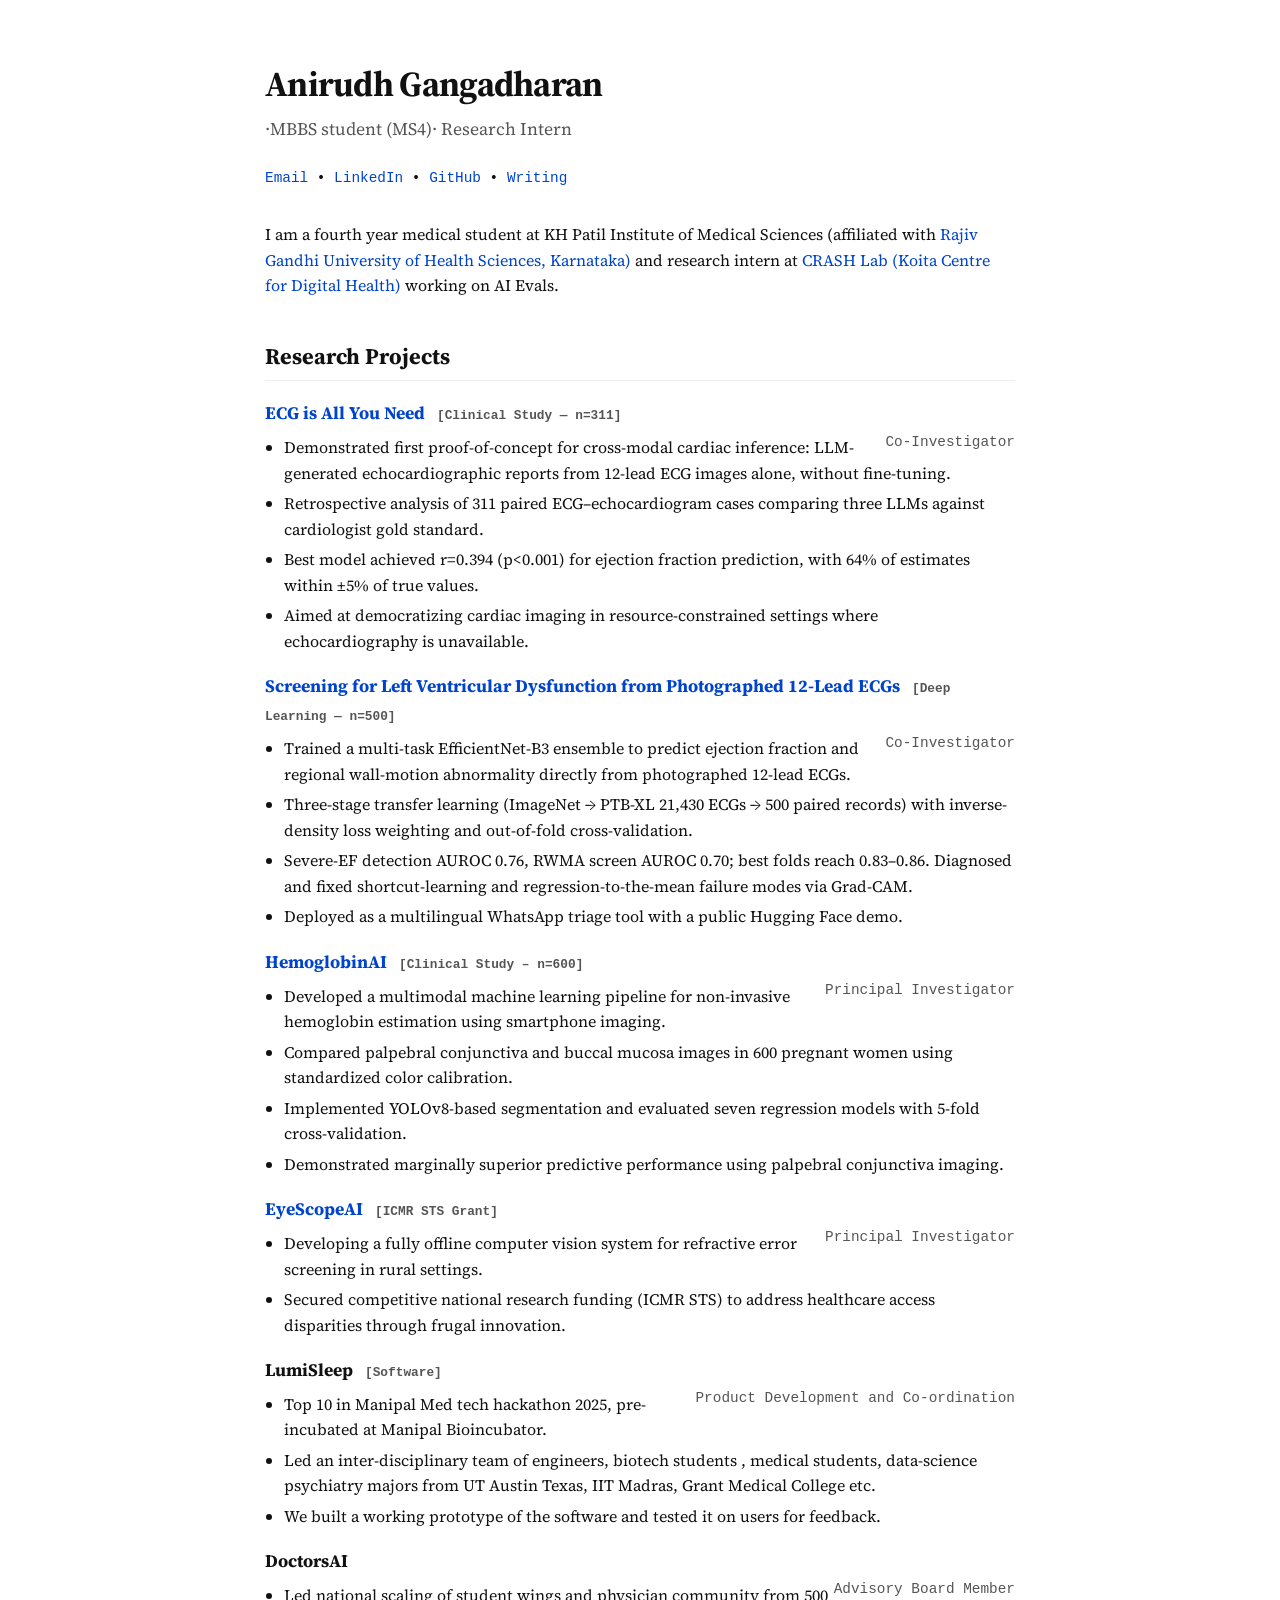
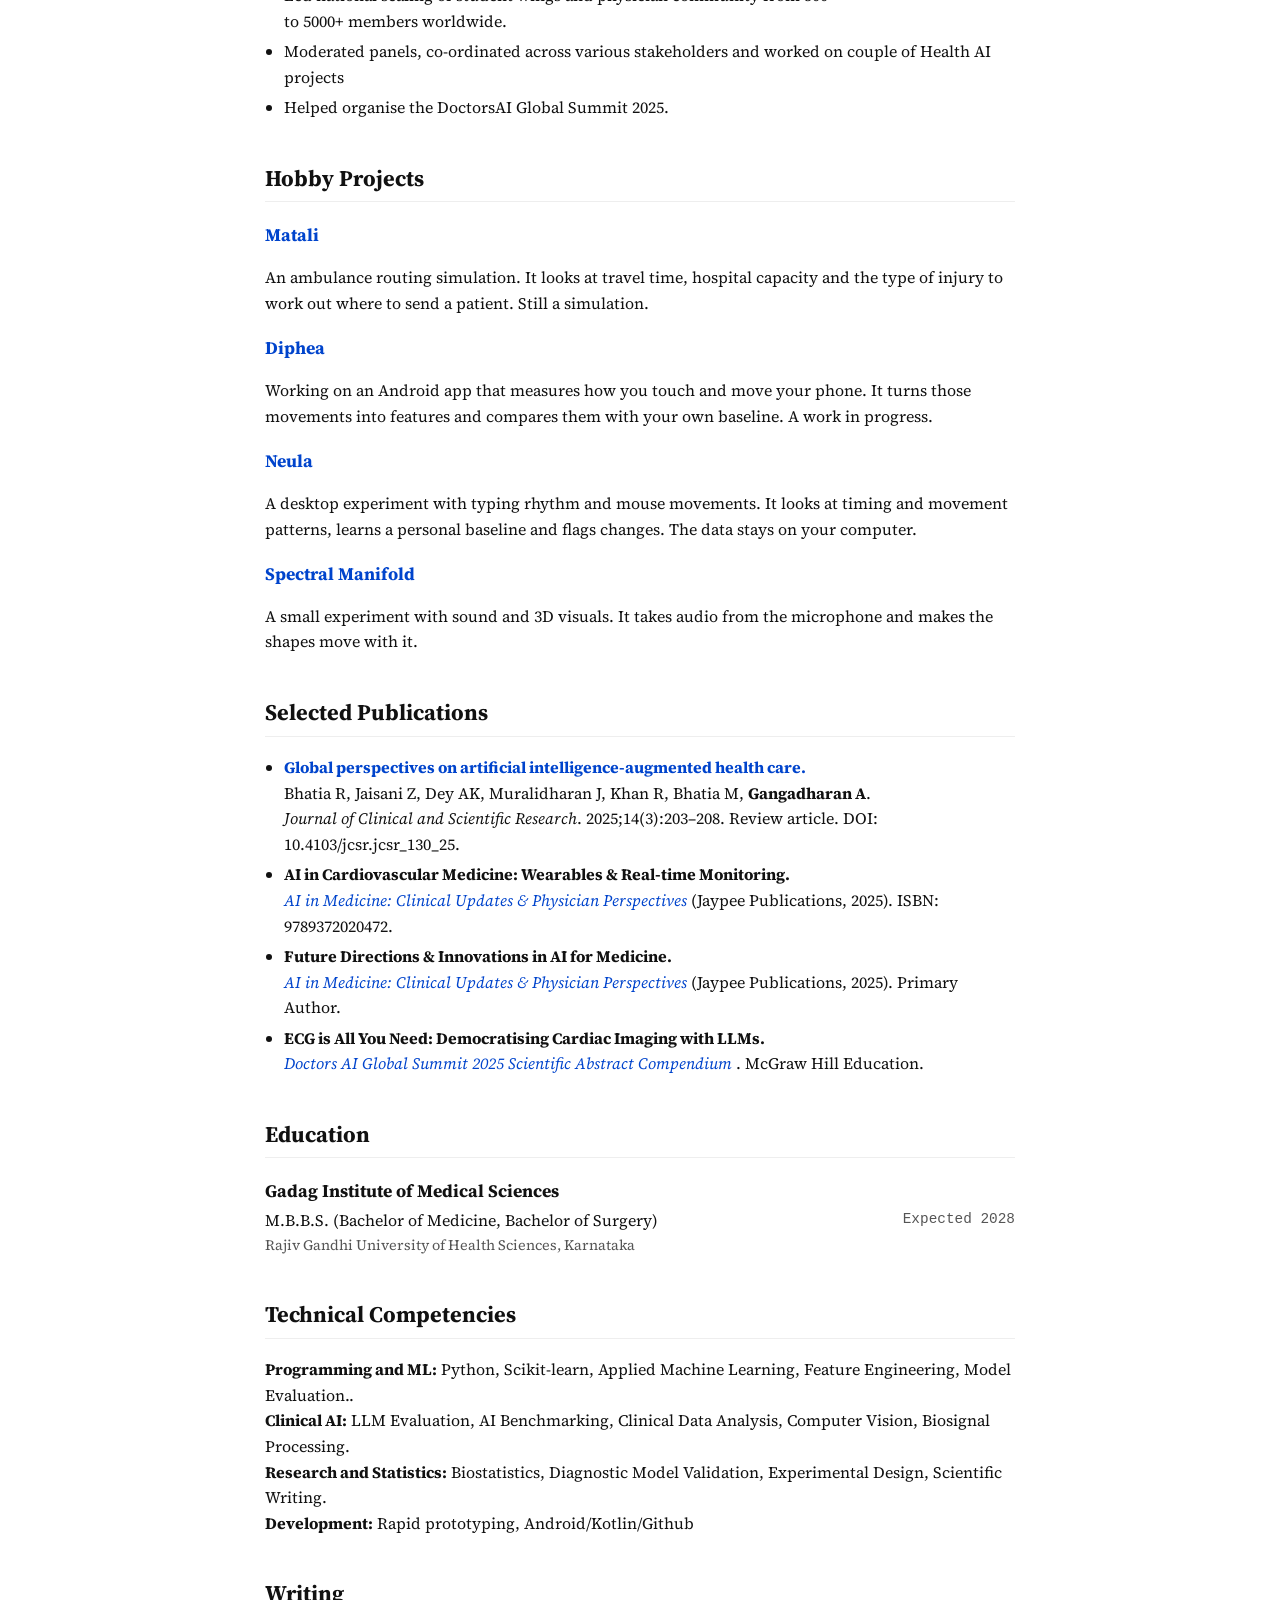
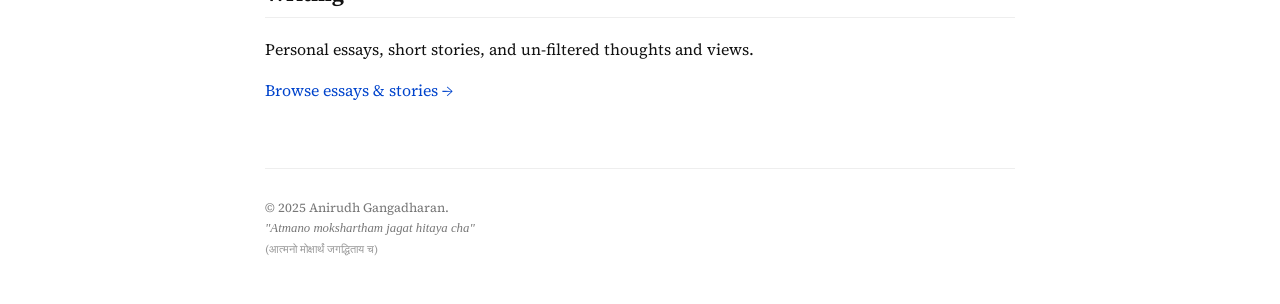
<file: index.html>
<!DOCTYPE html>
<html lang="en">
<head>
    <meta charset="UTF-8">
    <meta name="viewport" content="width=device-width, initial-scale=1.0">
    <title>Anirudh Gangadharan</title>
    <meta name="description" content="Medical Student-Researcher working at the intersection of AI, Biomedical Engineering, and Healthcare Innovation.">
    <style>
        @import url('https://fonts.googleapis.com/css2?family=Source+Serif+4:wght@400;600;700&display=swap');

        :root {
            --bg-color: #ffffff;
            --text-color: #111111;
            --link-color: #0044cc;
            --accent-color: #555555;
            --font-main: "Source Serif 4", Georgia, serif;  
            --font-mono: "Courier New", Courier, monospace;
            --max-width: 750px;
        }

        body {
            font-family: var(--font-main);
            line-height: 1.6;
            color: var(--text-color);
            background-color: var(--bg-color);
            max-width: var(--max-width);
            margin: 0 auto;
            padding: 2rem 1rem;
        }

        /* Typography Hierarchy */
        h1 { font-size: 2.2rem; margin-bottom: 0.2rem; letter-spacing: -0.02em; }
        h2 { font-size: 1.4rem; border-bottom: 1px solid #eee; padding-bottom: 0.3rem; margin-top: 2.5rem; }
        h3 { font-size: 1.1rem; margin-bottom: 0.2rem; font-weight: bold; }
        
        a { color: var(--link-color); text-decoration: none; }
        a:hover { text-decoration: underline; }

        .header-bio { font-size: 1.1rem; color: var(--accent-color); margin-bottom: 1.5rem; }
        .contact-info { font-family: var(--font-mono); font-size: 0.9rem; margin-bottom: 2rem; }
        
        /* List Styling */
        ul { padding-left: 1.2rem; margin-top: 0.5rem; }
        li { margin-bottom: 0.3rem; }
        
        .date { float: right; color: var(--accent-color); font-family: var(--font-mono); font-size: 0.9rem; }
        .project-tags { font-family: var(--font-mono); font-size: 0.8rem; color: var(--accent-color); margin-left: 0.5rem; }
        
        @media (max-width: 600px) {
            .date { float: none; display: block; margin-bottom: 0.2rem; }
            body { padding: 1rem; }
        }
    </style>
</head>
<body>

    <header>
        <h1>Anirudh Gangadharan</h1>
        <div class="header-bio">·MBBS student (MS4)· Research Intern </div>
        <div class="contact-info">
            <a href="/cdn-cgi/l/email-protection#e483858a8385808c8596858a858a8d9691808ca48389858d88ca878b89">Email</a> • 
            <a href="https://www.linkedin.com/in/anirudh-gangadharan/">LinkedIn</a> • 
            <a href="https://github.com/anirudhgangadharan">GitHub</a> •
            <a href="writing/">Writing</a>
        </div>
    </header>

    <section>
        <p>
            I am a fourth year medical student at KH Patil Institute of Medical Sciences (affiliated with <a href= "https://www.rguhs.ac.in/" target="_blank" rel="noopener"> Rajiv Gandhi University of Health Sciences, Karnataka)</a> and research intern at <a href = "http://crashlab.in/" target= "_blank" rel = "noopener"> CRASH Lab </a> <a href = "https://kcdha.ashoka.edu.in/" target = "_blank" rel="noopener" >(Koita Centre for Digital Health)</a> working on AI Evals.
        </p>
    </section>

    <section>
        <h2>Research Projects</h2>

         <div class="item">
            <h3>
                <a href="https://anirudhgangadharan.github.io/ecg-echo/" target="_blank">
                    ECG is All You Need
                </a>
                <span class="project-tags">[Clinical Study — n=311]</span>
            </h3>
            <span class="date">Co-Investigator</span>
            <ul>
                <li>Demonstrated first proof-of-concept for cross-modal cardiac inference: LLM-generated echocardiographic reports from 12-lead ECG images alone, without fine-tuning.</li>
                <li>Retrospective analysis of 311 paired ECG–echocardiogram cases comparing three LLMs against cardiologist gold standard.</li>
                <li>Best model achieved r=0.394 (p&lt;0.001) for ejection fraction prediction, with 64% of estimates within ±5% of true values.</li>
                <li>Aimed at democratizing cardiac imaging in resource-constrained settings where echocardiography is unavailable.</li>
            </ul>
        </div>

        <div class="item">
            <h3>
                <a href="https://anirudhgangadharan.github.io/ecg-echo-dl/" target="_blank">
                    Screening for Left Ventricular Dysfunction from Photographed 12-Lead ECGs
                </a>
                <span class="project-tags">[Deep Learning — n=500]</span>
            </h3>
            <span class="date">Co-Investigator</span>
            <ul>
                <li>Trained a multi-task EfficientNet-B3 ensemble to predict ejection fraction and regional wall-motion abnormality directly from photographed 12-lead ECGs.</li>
                <li>Three-stage transfer learning (ImageNet → PTB-XL 21,430 ECGs → 500 paired records) with inverse-density loss weighting and out-of-fold cross-validation.</li>
                <li>Severe-EF detection AUROC 0.76, RWMA screen AUROC 0.70; best folds reach 0.83–0.86. Diagnosed and fixed shortcut-learning and regression-to-the-mean failure modes via Grad-CAM.</li>
                <li>Deployed as a multilingual WhatsApp triage tool with a public Hugging Face demo.</li>
            </ul>
        </div>
        
       <div class="item">
            <h3>
                <a href="https://anirudhgangadharan.github.io/hemoglobin-ai/" target="_blank">
                    HemoglobinAI
                </a>
                <span class="project-tags">[Clinical Study – n=600]</span>
            </h3>
            <span class="date">Principal Investigator</span>
            <ul>
                <li>Developed a multimodal machine learning pipeline for non-invasive hemoglobin estimation using smartphone imaging.</li>
                <li>Compared palpebral conjunctiva and buccal mucosa images in 600 pregnant women using standardized color calibration.</li>
                <li>Implemented YOLOv8-based segmentation and evaluated seven regression models with 5-fold cross-validation.</li>
                <li>Demonstrated marginally superior predictive performance using palpebral conjunctiva imaging.</li>
            </ul>
        </div>    
    
        
        <div class="item">
            <h3>
                <a href="https://anirudhgangadharan.github.io/eyescope-ai-research/" target="_blank">
                EyeScopeAI
                </a>
                <span class="project-tags">[ICMR STS Grant]</span>
            </h3>

            <span class="date">Principal Investigator</span>
            <ul>
                <li>Developing a fully offline computer vision system for refractive error screening in rural settings.</li>
                <li>Secured competitive national research funding (ICMR STS) to address healthcare access disparities through frugal innovation.</li>
            </ul>
        </div>

        

        <div class="item">
            <h3>LumiSleep <span class="project-tags">[Software]</span></h3>
            <span class="date">Product Development and Co-ordination</span>
            <ul>
                <li>Top 10 in Manipal Med tech hackathon 2025, pre-incubated at Manipal Bioincubator.</li>
                <li>Led an inter-disciplinary team of engineers, biotech students , medical students, data-science psychiatry majors from UT Austin Texas, IIT Madras, Grant Medical College etc. </li>
                <li> We built a working prototype of the software and tested it on users for feedback.</li>                
            </ul>
        </div>

        <div class="item">
            <h3>DoctorsAI</h3>
            <span class="date">Advisory Board Member</span>
            <ul>
                <li>Led national scaling of student wings and physician community from 500 to 5000+ members worldwide.</li>
                <li>Moderated panels, co-ordinated across various stakeholders and worked on couple of Health AI projects</li>
                <li>Helped organise the DoctorsAI Global Summit 2025.</li>
            </ul>
        </div>
    </section>

    <section aria-labelledby="hobby-projects-heading">
        <h2 id="hobby-projects-heading">Hobby Projects</h2>

        <div class="item">
            <h3><a href="https://github.com/anirudhgangadharan/matali">Matali</a></h3>
            <p>
                An ambulance routing simulation. It looks at travel time, hospital capacity
                and the type of injury to work out where to send a patient. Still a simulation.
            </p>
        </div>

        <div class="item">
            <h3><a href = "https://github.com/anirudhgangadharan/diphea">Diphea</a></h3>
            <p>
                Working on an Android app that measures how you touch and move your phone.
                It turns those movements into features and compares them with your own baseline.
                A work in progress.
            </p>
        </div>

        <div class="item">
            <h3><a href = "https://github.com/anirudhgangadharan/neula">Neula</a></h3>
            <p>
                A desktop experiment with typing rhythm and mouse movements. It looks at
                timing and movement patterns, learns a personal baseline and flags changes.
                The data stays on your computer.
            </p>
        </div>

        <div class="item">
            <h3><a href="https://github.com/anirudhgangadharan/spectral-manifold">Spectral Manifold</a></h3>
            <p>
                A small experiment with sound and 3D visuals. It takes audio from the
                microphone and makes the shapes move with it.
            </p>
        </div>
    </section>

    <section>
        <h2>Selected Publications</h2>
        <ul>
            <li>
                <strong><a href="https://doi.org/10.4103/jcsr.jcsr_130_25">Global perspectives on artificial intelligence-augmented health care.</a></strong><br>
                Bhatia R, Jaisani Z, Dey AK, Muralidharan J, Khan R, Bhatia M, <strong>Gangadharan A</strong>.<br>
                <em>Journal of Clinical and Scientific Research</em>. 2025;14(3):203&ndash;208. Review article. DOI: 10.4103/jcsr.jcsr_130_25.
            </li>
            <li>
                <strong>AI in Cardiovascular Medicine: Wearables & Real-time Monitoring.</strong><br>
                <em><a href="https://jaypeebrothers.com/products/ai-in-medicine-clinical-updates-physician-perspectives-by-amit-kumar-dey" target="_blank" rel="noopener"> AI in Medicine: Clinical Updates & Physician Perspectives</a></em> (Jaypee Publications, 2025). ISBN: 9789372020472.  
            </li>
            <li>
                <strong>Future Directions & Innovations in AI for Medicine.</strong><br>
                <em><a href="https://jaypeebrothers.com/products/ai-in-medicine-clinical-updates-physician-perspectives-by-amit-kumar-dey" target="_blank" rel="noopener"> AI in Medicine: Clinical Updates & Physician Perspectives</a></em> (Jaypee Publications, 2025). Primary Author. 
            </li>
            <li>
                <strong>ECG is All You Need: Democratising Cardiac Imaging with LLMs.</strong><br>
                <em><a href= "https://www.researchgate.net/publication/398423498_Doctors_AI_Global_Summit_2025_Abstract_Compendium" target="_blank" rel="noopener"> Doctors AI Global Summit 2025 Scientific Abstract Compendium </a></em>. McGraw Hill Education.  
            </li>
        </ul>
    </section>

    <section>
        <h2>Education</h2>
        <div class="item">
            <h3>Gadag Institute of Medical Sciences</h3>
            <span class="date">Expected 2028</span>
            <div>M.B.B.S. (Bachelor of Medicine, Bachelor of Surgery)</div>
            <div style="font-size: 0.9rem; color: #555;">Rajiv Gandhi University of Health Sciences, Karnataka </div>
        </div>
    </section>

    <section>
        <h2>Technical Competencies</h2>
        <p>
            <strong>Programming and ML:</strong>  Python, Scikit-learn, Applied Machine Learning, Feature Engineering, Model Evaluation..<br>
            <strong>Clinical AI:</strong> LLM Evaluation, AI Benchmarking, Clinical Data Analysis, Computer Vision, Biosignal Processing.<br>
            <strong>Research and Statistics:</strong> Biostatistics, Diagnostic Model Validation, Experimental Design, Scientific Writing.<br>
            <strong>Development:</strong> Rapid prototyping, Android/Kotlin/Github
        </p>
    </section>

    <section aria-labelledby="writing-heading">
        <h2 id="writing-heading">Writing</h2>
        <p>Personal essays, short stories, and un-filtered thoughts and views.</p>
        <p><a href="writing/">Browse essays &amp; stories &rarr;</a></p>
    </section>

    <footer style="margin-top: 4rem; border-top: 1px solid #eee; padding-top: 1rem; font-size: 0.8rem; color: #777;">
        <p>
            &copy; 2025 Anirudh Gangadharan. 
            <br>
            <span style="font-family: 'Times New Roman', serif; font-style: italic;">
                "Atmano mokshartham jagat hitaya cha"
            </span>
            <br>
            <span style="font-size: 0.7rem; color: #999;">
                (आत्मनो मोक्षार्थं जगद्धिताय च)
            </span>
        </p>
    </footer>
</body>
</html>
</file>
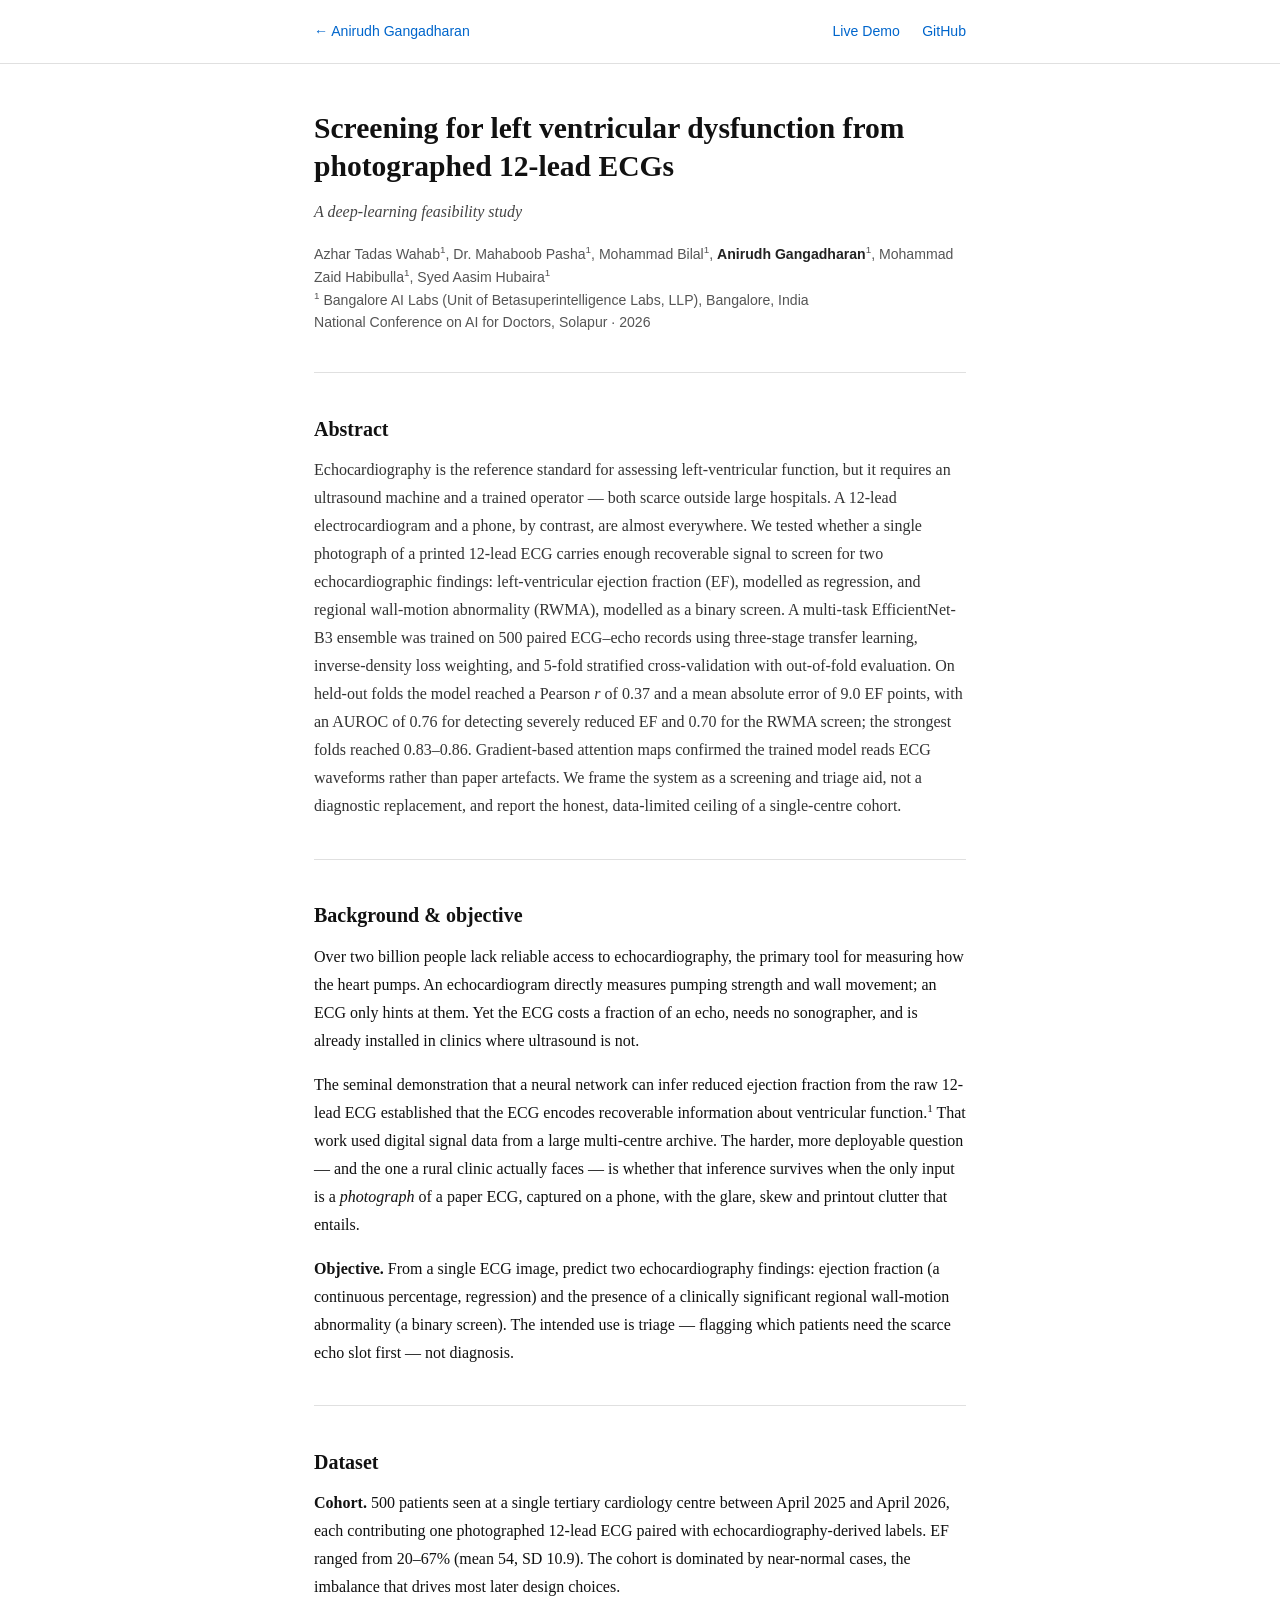
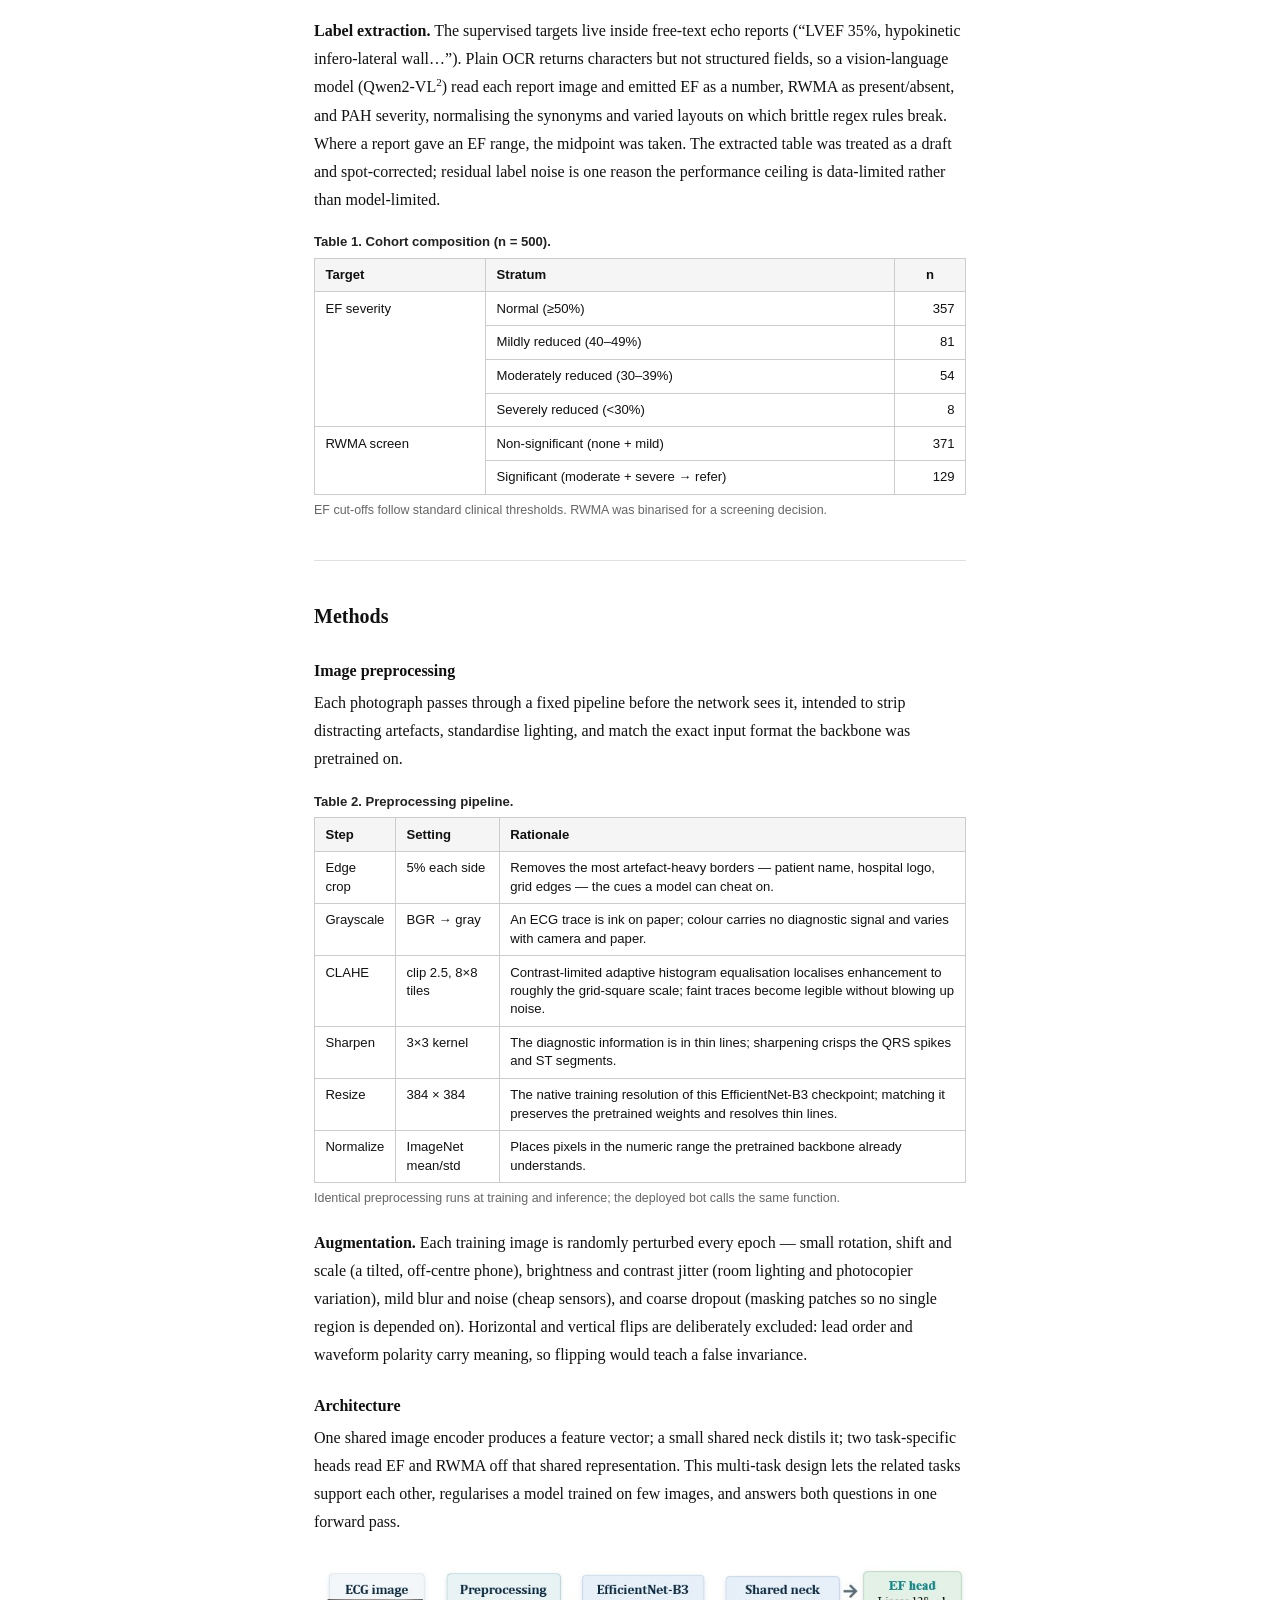
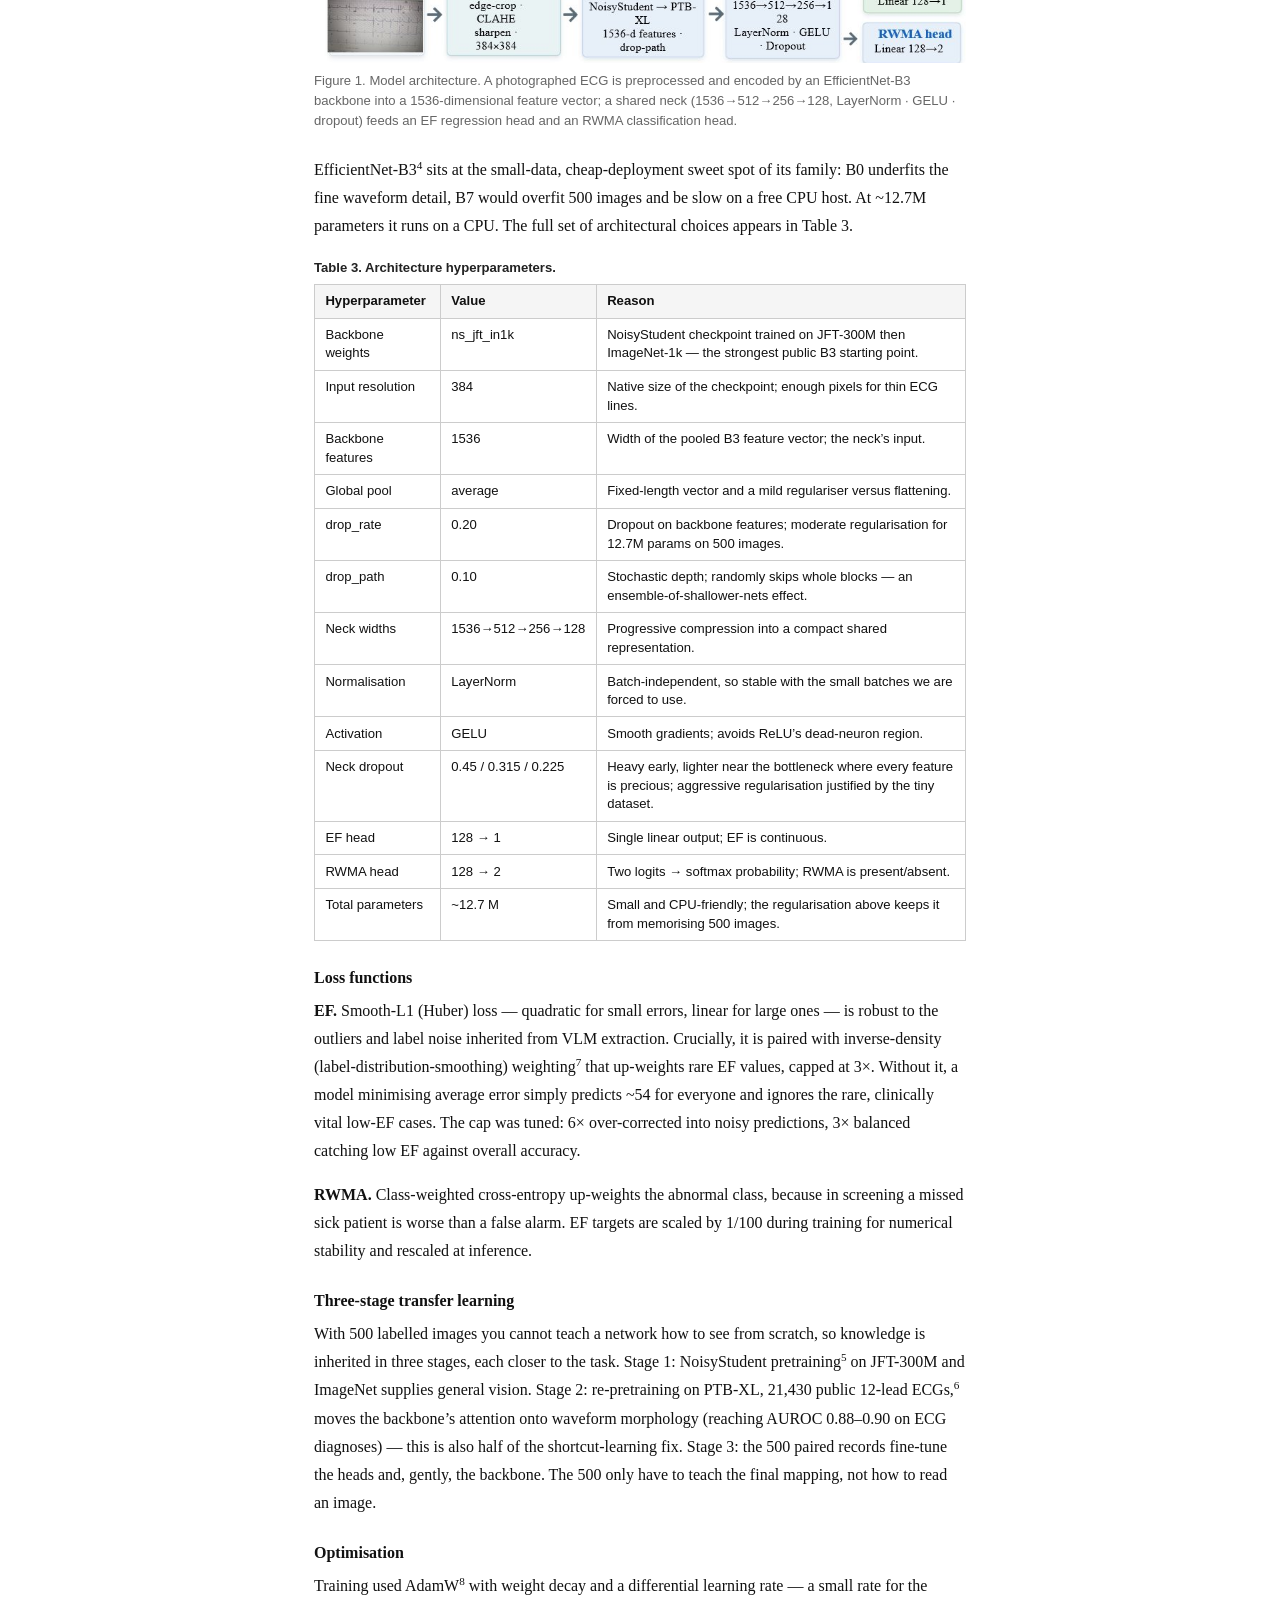
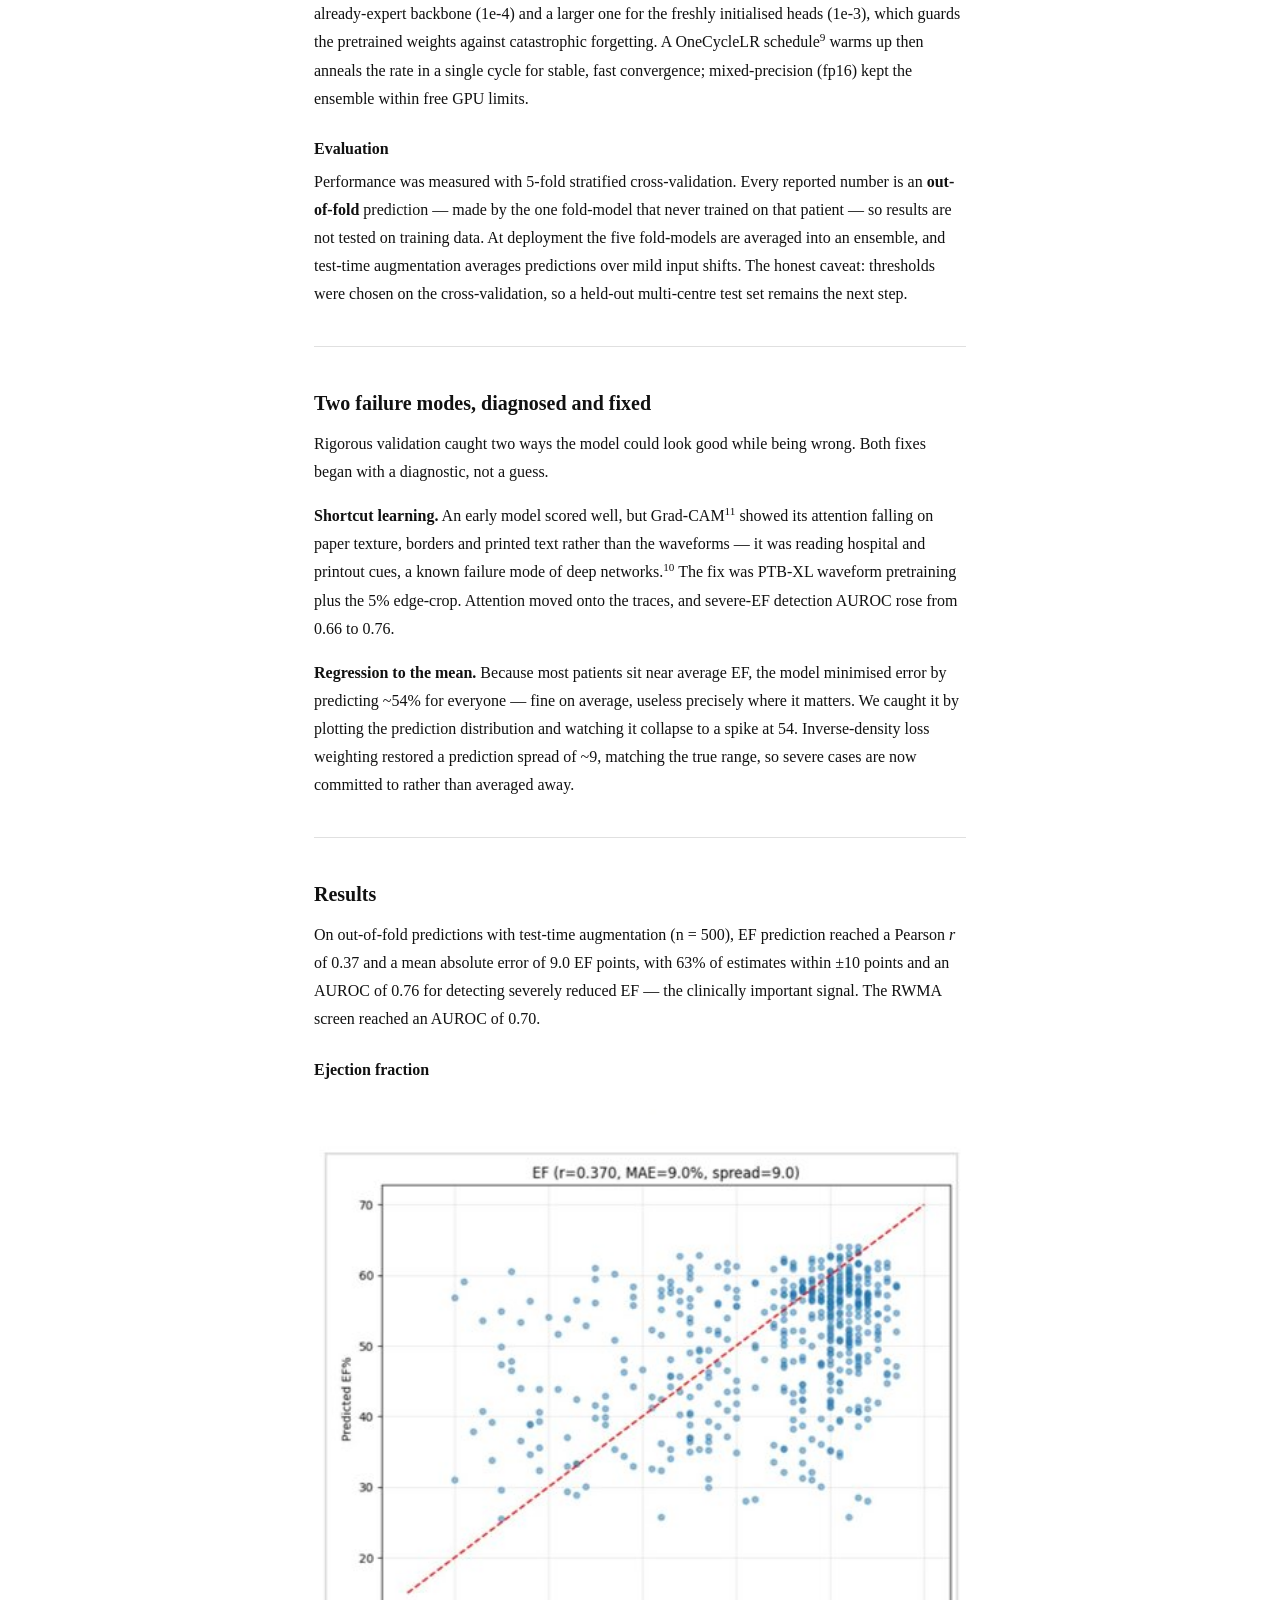
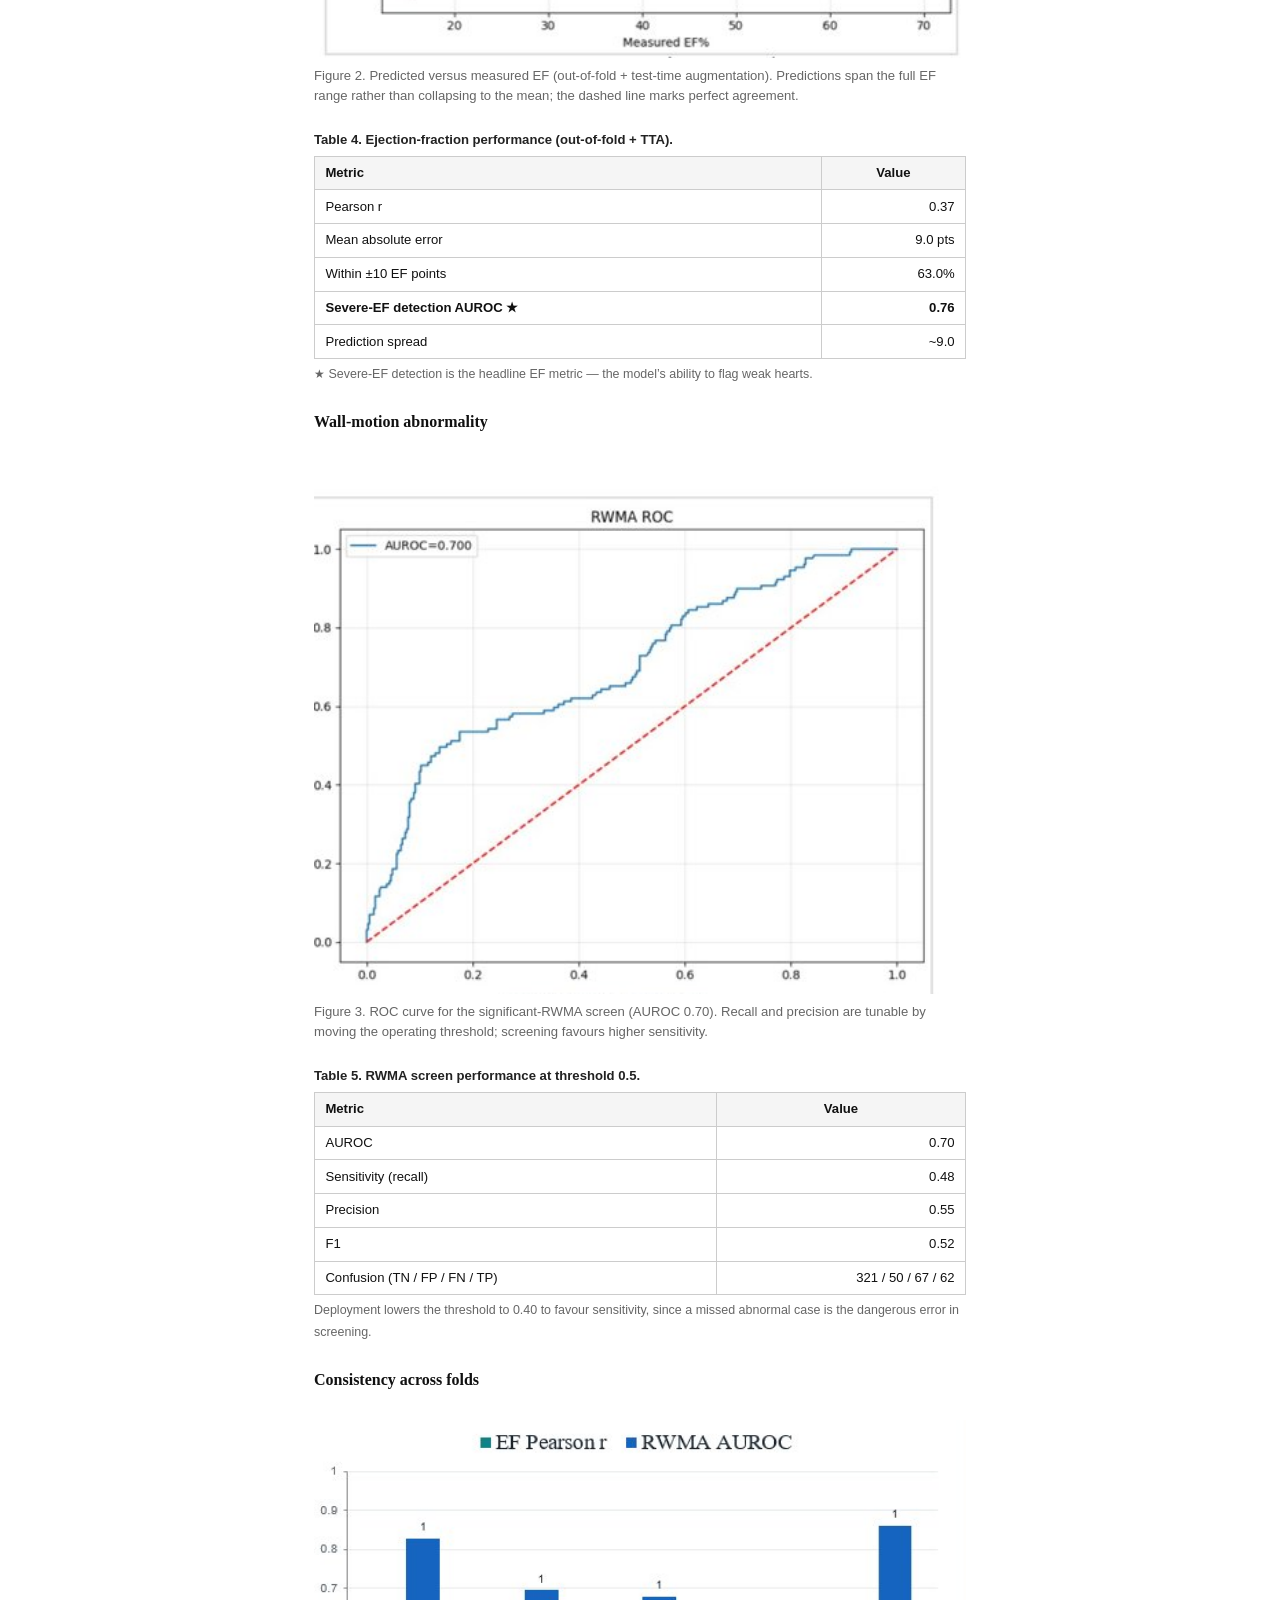
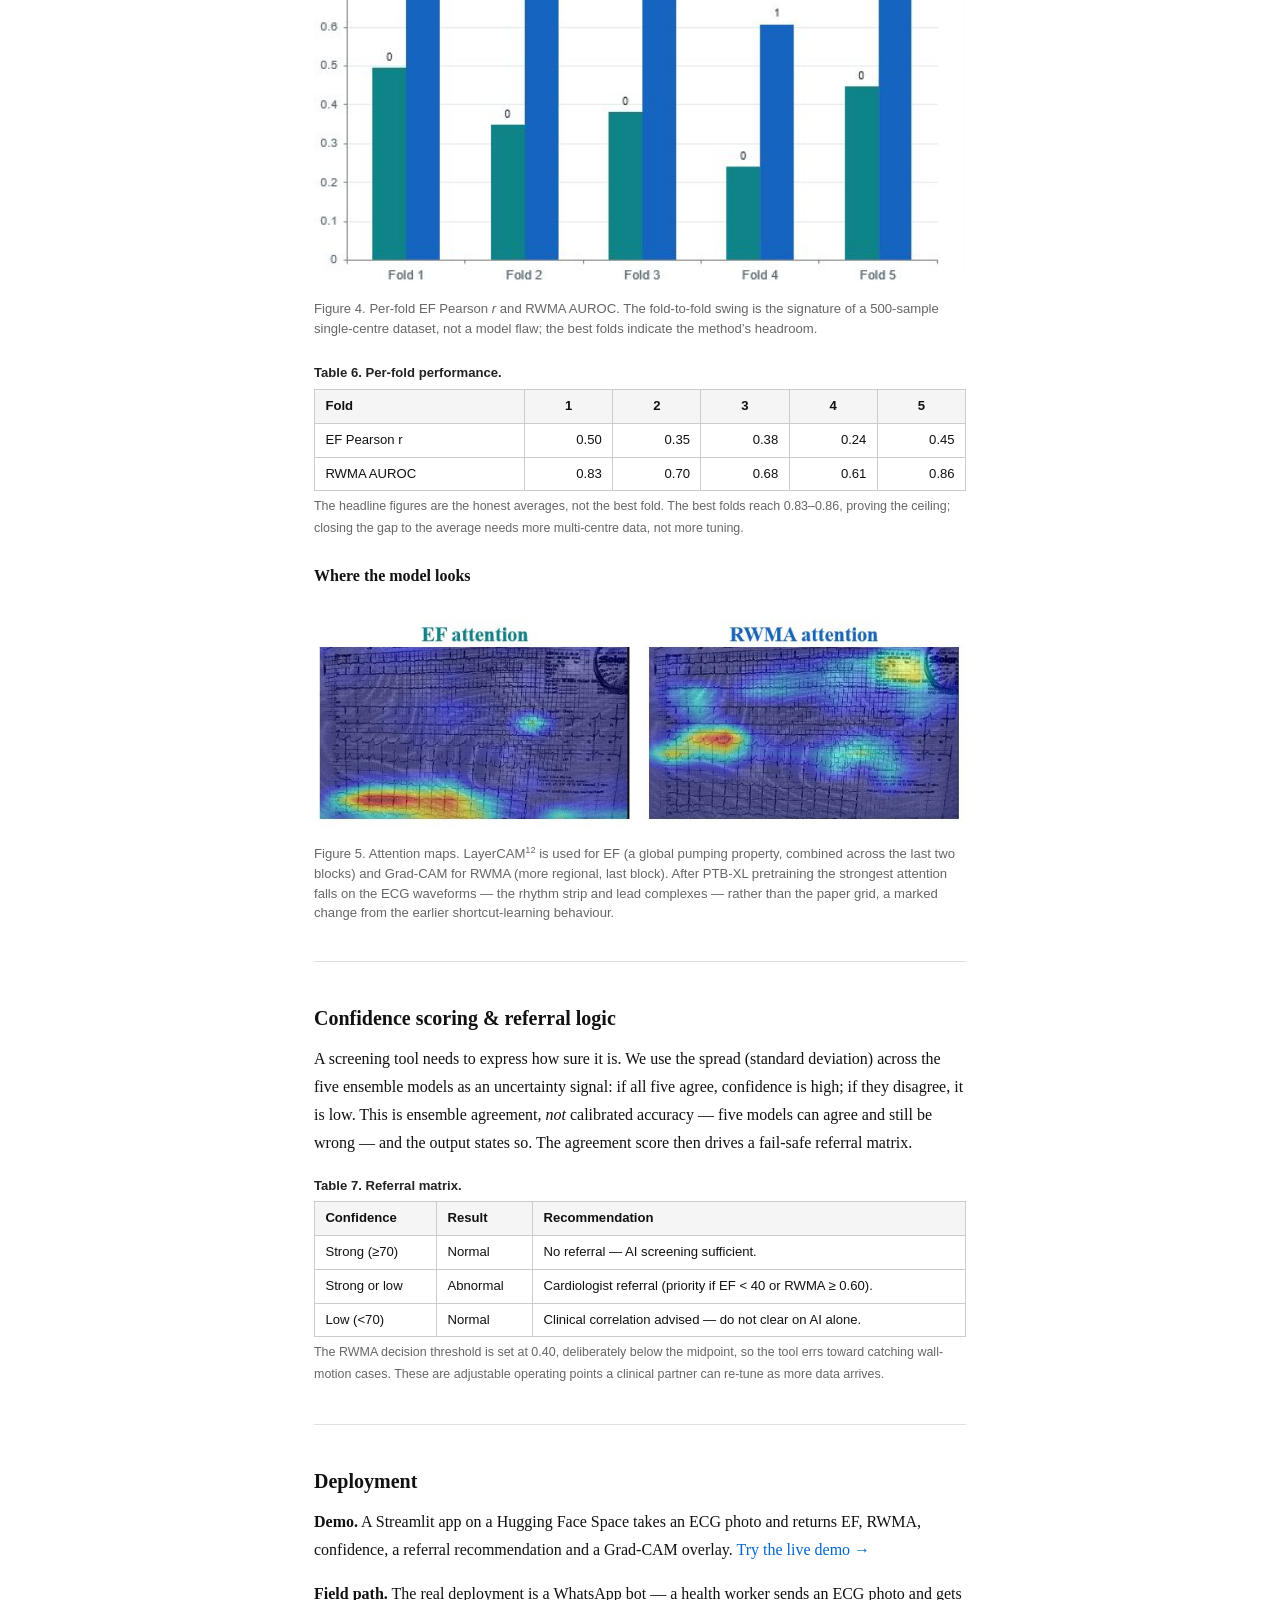
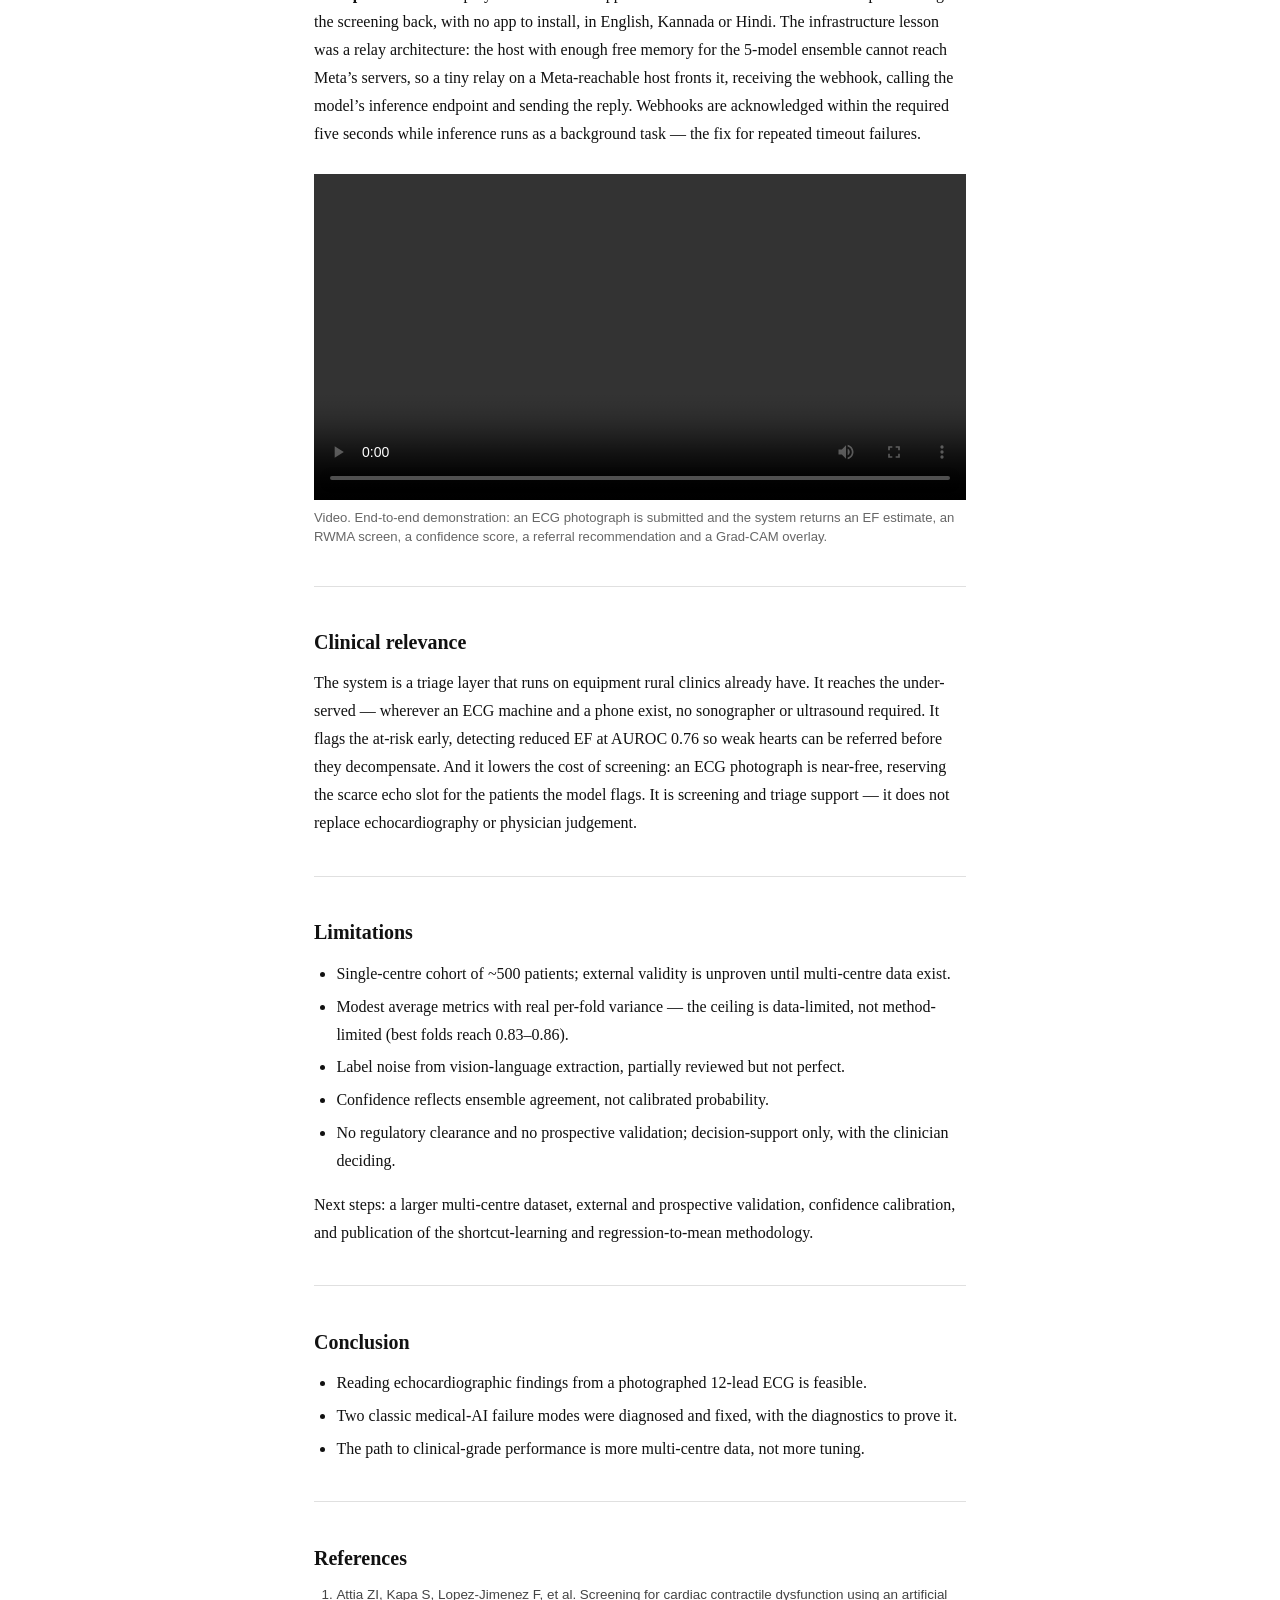
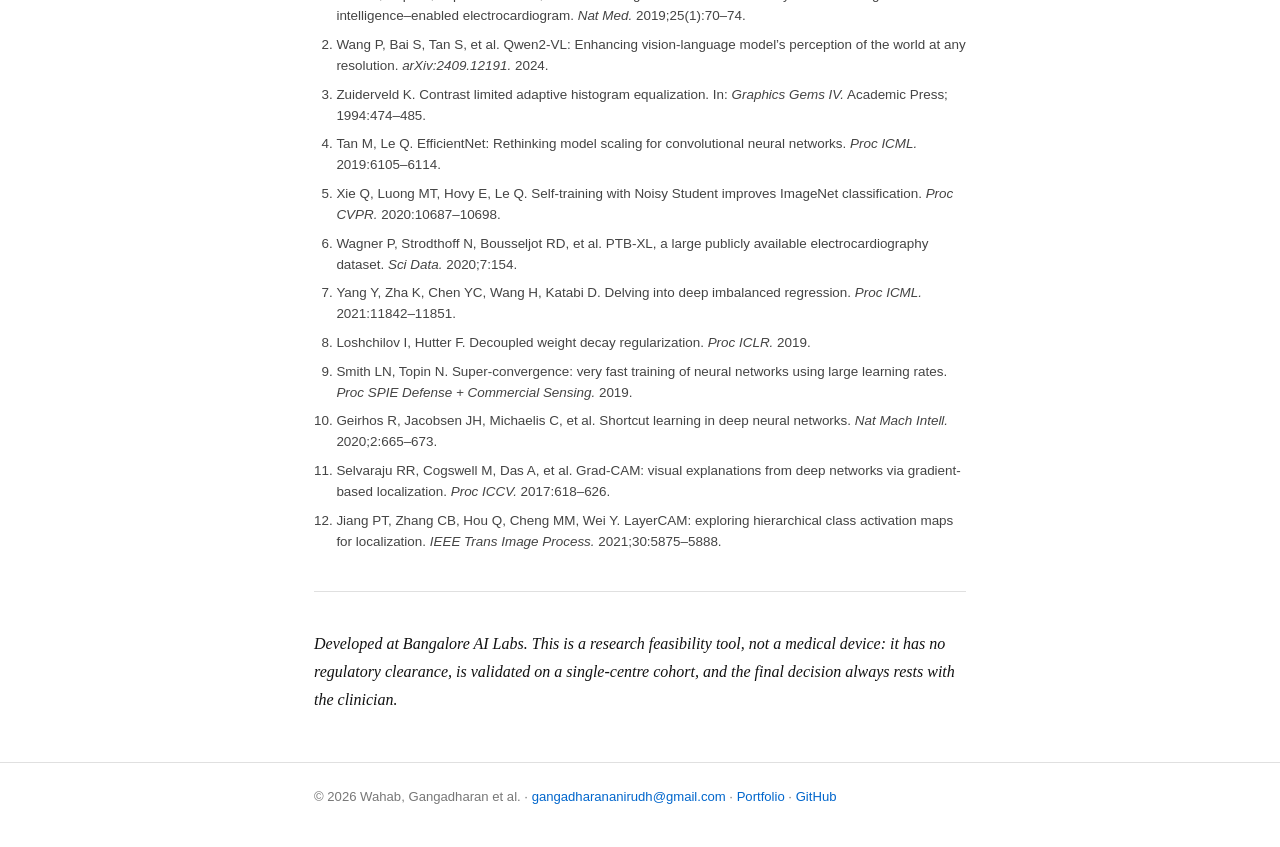
<file: ecg-echo-dl/index.html>
<!DOCTYPE html>
<html lang="en">
<head>
<meta charset="UTF-8">
<meta name="viewport" content="width=device-width, initial-scale=1.0">
<title>Screening for left ventricular dysfunction from photographed 12-lead ECGs</title>
<meta name="description" content="Deep-learning feasibility study screening for left ventricular dysfunction -ejection fraction and regional wall-motion abnormality -from photographed 12-lead ECGs. EfficientNet-B3 multi-task ensemble, n=500, three-stage transfer learning, out-of-fold cross-validation. Severe-EF AUROC 0.76, RWMA AUROC 0.70. Bangalore AI Labs.">
<style>
* { box-sizing: border-box; margin: 0; padding: 0; }

body {
  font-family: Georgia, 'Times New Roman', serif;
  font-size: 16px;
  line-height: 1.75;
  color: #111;
  background: #fff;
  -webkit-font-smoothing: antialiased;
}

a { color: #0066cc; text-decoration: none; }
a:hover { text-decoration: underline; }

.wrap { max-width: 700px; margin: 0 auto; padding: 0 1.5rem; }

/* Nav */
nav { padding: 1.2rem 0; border-bottom: 1px solid #e0e0e0; margin-bottom: 2.8rem; }
nav .wrap { display: flex; justify-content: space-between; align-items: baseline; flex-wrap: wrap; gap: 0.5rem; }
nav a { font-family: -apple-system, BlinkMacSystemFont, 'Segoe UI', sans-serif; font-size: 0.88rem; }
nav .nav-right { display: flex; gap: 1.4rem; }

/* Hero */
.hero { margin-bottom: 2.4rem; }
.hero h1 { font-size: 1.85rem; font-weight: bold; line-height: 1.3; margin-bottom: 0.75rem; }
.hero .subtitle { font-size: 1rem; color: #444; margin-bottom: 1rem; font-style: italic; }
.hero .meta { font-family: -apple-system, BlinkMacSystemFont, 'Segoe UI', sans-serif; font-size: 0.88rem; color: #555; line-height: 1.6; }
.hero .meta strong { color: #222; }

/* Body */
p { margin-bottom: 1rem; }
p:last-child { margin-bottom: 0; }
h2 { font-size: 1.25rem; font-weight: bold; margin: 2.4rem 0 0.6rem; }
h3 { font-size: 1rem; font-weight: bold; margin: 1.4rem 0 0.3rem; }
ul, ol { padding-left: 1.4rem; margin-bottom: 1rem; }
li { margin-bottom: 0.3rem; }
hr { border: none; border-top: 1px solid #e0e0e0; margin: 2.4rem 0; }
sup { font-size: 0.7em; }
.abstract { color: #333; }

/* Figures */
figure { margin: 1.6rem 0; }
figure img { width: 100%; display: block; }
figure video { width: 100%; display: block; background: #000; }
figcaption { font-family: -apple-system, BlinkMacSystemFont, 'Segoe UI', sans-serif; font-size: 0.82rem; color: #666; margin-top: 0.5rem; line-height: 1.5; }

/* Tables */
.table-wrap { overflow-x: auto; margin: 1.2rem 0; }
table { width: 100%; border-collapse: collapse; font-family: -apple-system, BlinkMacSystemFont, 'Segoe UI', sans-serif; font-size: 0.82rem; line-height: 1.4; }
caption { caption-side: top; text-align: left; font-weight: bold; font-size: 0.82rem; margin-bottom: 0.4rem; color: #222; }
th, td { border: 1px solid #ccc; padding: 0.45rem 0.65rem; text-align: left; vertical-align: top; }
th { background: #f5f5f5; font-weight: 600; }
td.num { text-align: right; font-variant-numeric: tabular-nums; }
td.center, th.center { text-align: center; }
tr.best td { font-weight: 600; }
.table-note { font-family: -apple-system, BlinkMacSystemFont, 'Segoe UI', sans-serif; font-size: 0.78rem; color: #666; margin-top: 0.3rem; }

/* References */
ol.refs { font-family: -apple-system, BlinkMacSystemFont, 'Segoe UI', sans-serif; font-size: 0.84rem; color: #444; line-height: 1.55; }
ol.refs li { margin-bottom: 0.5rem; }

/* Footer */
footer { border-top: 1px solid #e0e0e0; margin-top: 3rem; padding: 1.4rem 0 2.4rem; }
footer p { font-family: -apple-system, BlinkMacSystemFont, 'Segoe UI', sans-serif; font-size: 0.82rem; color: #777; }

/* Responsive */
@media (max-width: 520px) {
  body { font-size: 15px; }
  .hero h1 { font-size: 1.5rem; }
}
</style>
</head>
<body>

<nav>
  <div class="wrap">
    <a href="https://anirudhgangadharan.github.io/">&larr; Anirudh Gangadharan</a>
    <div class="nav-right">
      <a href="https://huggingface.co/spaces/mobilal/ecg-echo-screening">Live Demo</a>
      <a href="https://github.com/anirudhgangadharan">GitHub</a>
    </div>
  </div>
</nav>

<main class="wrap">

  <header class="hero">
    <h1>Screening for left ventricular dysfunction from photographed 12-lead ECGs</h1>
    <p class="subtitle">A deep-learning feasibility study</p>
    <p class="meta">
      Azhar Tadas Wahab<sup>1</sup>, Dr. Mahaboob Pasha<sup>1</sup>, Mohammad Bilal<sup>1</sup>, <strong>Anirudh Gangadharan</strong><sup>1</sup>, Mohammad Zaid Habibulla<sup>1</sup>, Syed Aasim Hubaira<sup>1</sup><br>
      <sup>1</sup> Bangalore AI Labs (Unit of Betasuperintelligence Labs, LLP), Bangalore, India<br>
      National Conference on AI for Doctors, Solapur &middot; 2026
    </p>
  </header>

  <hr>

  <section>
    <h2>Abstract</h2>
    <p class="abstract">Echocardiography is the reference standard for assessing left-ventricular function, but it requires an ultrasound machine and a trained operator &mdash; both scarce outside large hospitals. A 12-lead electrocardiogram and a phone, by contrast, are almost everywhere. We tested whether a single photograph of a printed 12-lead ECG carries enough recoverable signal to screen for two echocardiographic findings: left-ventricular ejection fraction (EF), modelled as regression, and regional wall-motion abnormality (RWMA), modelled as a binary screen. A multi-task EfficientNet-B3 ensemble was trained on 500 paired ECG&ndash;echo records using three-stage transfer learning, inverse-density loss weighting, and 5-fold stratified cross-validation with out-of-fold evaluation. On held-out folds the model reached a Pearson <em>r</em> of 0.37 and a mean absolute error of 9.0 EF points, with an AUROC of 0.76 for detecting severely reduced EF and 0.70 for the RWMA screen; the strongest folds reached 0.83&ndash;0.86. Gradient-based attention maps confirmed the trained model reads ECG waveforms rather than paper artefacts. We frame the system as a screening and triage aid, not a diagnostic replacement, and report the honest, data-limited ceiling of a single-centre cohort.</p>
  </section>

  <hr>

  <section>
    <h2>Background &amp; objective</h2>
    <p>Over two billion people lack reliable access to echocardiography, the primary tool for measuring how the heart pumps. An echocardiogram directly measures pumping strength and wall movement; an ECG only hints at them. Yet the ECG costs a fraction of an echo, needs no sonographer, and is already installed in clinics where ultrasound is not.</p>
    <p>The seminal demonstration that a neural network can infer reduced ejection fraction from the raw 12-lead ECG established that the ECG encodes recoverable information about ventricular function.<sup>1</sup> That work used digital signal data from a large multi-centre archive. The harder, more deployable question &mdash; and the one a rural clinic actually faces &mdash; is whether that inference survives when the only input is a <em>photograph</em> of a paper ECG, captured on a phone, with the glare, skew and printout clutter that entails.</p>
    <p><strong>Objective.</strong> From a single ECG image, predict two echocardiography findings: ejection fraction (a continuous percentage, regression) and the presence of a clinically significant regional wall-motion abnormality (a binary screen). The intended use is triage &mdash; flagging which patients need the scarce echo slot first &mdash; not diagnosis.</p>
  </section>

  <hr>

  <section>
    <h2>Dataset</h2>
    <p><strong>Cohort.</strong> 500 patients seen at a single tertiary cardiology centre between April 2025 and April 2026, each contributing one photographed 12-lead ECG paired with echocardiography-derived labels. EF ranged from 20&ndash;67% (mean 54, SD 10.9). The cohort is dominated by near-normal cases, the imbalance that drives most later design choices.</p>
    <p><strong>Label extraction.</strong> The supervised targets live inside free-text echo reports (&ldquo;LVEF 35%, hypokinetic infero-lateral wall&hellip;&rdquo;). Plain OCR returns characters but not structured fields, so a vision-language model (Qwen2-VL<sup>2</sup>) read each report image and emitted EF as a number, RWMA as present/absent, and PAH severity, normalising the synonyms and varied layouts on which brittle regex rules break. Where a report gave an EF range, the midpoint was taken. The extracted table was treated as a draft and spot-corrected; residual label noise is one reason the performance ceiling is data-limited rather than model-limited.</p>

    <div class="table-wrap">
      <table>
        <caption>Table 1. Cohort composition (n = 500).</caption>
        <thead>
          <tr><th>Target</th><th>Stratum</th><th class="center">n</th></tr>
        </thead>
        <tbody>
          <tr><td rowspan="4">EF severity</td><td>Normal (&ge;50%)</td><td class="num">357</td></tr>
          <tr><td>Mildly reduced (40&ndash;49%)</td><td class="num">81</td></tr>
          <tr><td>Moderately reduced (30&ndash;39%)</td><td class="num">54</td></tr>
          <tr><td>Severely reduced (&lt;30%)</td><td class="num">8</td></tr>
          <tr><td rowspan="2">RWMA screen</td><td>Non-significant (none + mild)</td><td class="num">371</td></tr>
          <tr><td>Significant (moderate + severe &rarr; refer)</td><td class="num">129</td></tr>
        </tbody>
      </table>
      <p class="table-note">EF cut-offs follow standard clinical thresholds. RWMA was binarised for a screening decision.</p>
    </div>
  </section>

  <hr>

  <section>
    <h2>Methods</h2>

    <h3>Image preprocessing</h3>
    <p>Each photograph passes through a fixed pipeline before the network sees it, intended to strip distracting artefacts, standardise lighting, and match the exact input format the backbone was pretrained on.</p>
    <div class="table-wrap">
      <table>
        <caption>Table 2. Preprocessing pipeline.</caption>
        <thead>
          <tr><th>Step</th><th>Setting</th><th>Rationale</th></tr>
        </thead>
        <tbody>
          <tr><td>Edge crop</td><td>5% each side</td><td>Removes the most artefact-heavy borders &mdash; patient name, hospital logo, grid edges &mdash; the cues a model can cheat on.</td></tr>
          <tr><td>Grayscale</td><td>BGR &rarr; gray</td><td>An ECG trace is ink on paper; colour carries no diagnostic signal and varies with camera and paper.</td></tr>
          <tr><td>CLAHE</td><td>clip 2.5, 8&times;8 tiles</td><td>Contrast-limited adaptive histogram equalisation localises enhancement to roughly the grid-square scale; faint traces become legible without blowing up noise.</td></tr>
          <tr><td>Sharpen</td><td>3&times;3 kernel</td><td>The diagnostic information is in thin lines; sharpening crisps the QRS spikes and ST segments.</td></tr>
          <tr><td>Resize</td><td>384 &times; 384</td><td>The native training resolution of this EfficientNet-B3 checkpoint; matching it preserves the pretrained weights and resolves thin lines.</td></tr>
          <tr><td>Normalize</td><td>ImageNet mean/std</td><td>Places pixels in the numeric range the pretrained backbone already understands.</td></tr>
        </tbody>
      </table>
      <p class="table-note">Identical preprocessing runs at training and inference; the deployed bot calls the same function.</p>
    </div>
    <p><strong>Augmentation.</strong> Each training image is randomly perturbed every epoch &mdash; small rotation, shift and scale (a tilted, off-centre phone), brightness and contrast jitter (room lighting and photocopier variation), mild blur and noise (cheap sensors), and coarse dropout (masking patches so no single region is depended on). Horizontal and vertical flips are deliberately excluded: lead order and waveform polarity carry meaning, so flipping would teach a false invariance.</p>

    <h3>Architecture</h3>
    <p>One shared image encoder produces a feature vector; a small shared neck distils it; two task-specific heads read EF and RWMA off that shared representation. This multi-task design lets the related tasks support each other, regularises a model trained on few images, and answers both questions in one forward pass.</p>
    <figure>
      <img src="fig1_architecture.png" alt="Pipeline: ECG image to preprocessing to EfficientNet-B3 backbone to a shared neck, branching into an EF regression head and an RWMA classification head">
      <figcaption>Figure 1. Model architecture. A photographed ECG is preprocessed and encoded by an EfficientNet-B3 backbone into a 1536-dimensional feature vector; a shared neck (1536&rarr;512&rarr;256&rarr;128, LayerNorm &middot; GELU &middot; dropout) feeds an EF regression head and an RWMA classification head.</figcaption>
    </figure>
    <p>EfficientNet-B3<sup>4</sup> sits at the small-data, cheap-deployment sweet spot of its family: B0 underfits the fine waveform detail, B7 would overfit 500 images and be slow on a free CPU host. At ~12.7M parameters it runs on a CPU. The full set of architectural choices appears in Table 3.</p>
    <div class="table-wrap">
      <table>
        <caption>Table 3. Architecture hyperparameters.</caption>
        <thead>
          <tr><th>Hyperparameter</th><th>Value</th><th>Reason</th></tr>
        </thead>
        <tbody>
          <tr><td>Backbone weights</td><td>ns_jft_in1k</td><td>NoisyStudent checkpoint trained on JFT-300M then ImageNet-1k &mdash; the strongest public B3 starting point.</td></tr>
          <tr><td>Input resolution</td><td>384</td><td>Native size of the checkpoint; enough pixels for thin ECG lines.</td></tr>
          <tr><td>Backbone features</td><td>1536</td><td>Width of the pooled B3 feature vector; the neck&rsquo;s input.</td></tr>
          <tr><td>Global pool</td><td>average</td><td>Fixed-length vector and a mild regulariser versus flattening.</td></tr>
          <tr><td>drop_rate</td><td>0.20</td><td>Dropout on backbone features; moderate regularisation for 12.7M params on 500 images.</td></tr>
          <tr><td>drop_path</td><td>0.10</td><td>Stochastic depth; randomly skips whole blocks &mdash; an ensemble-of-shallower-nets effect.</td></tr>
          <tr><td>Neck widths</td><td>1536&rarr;512&rarr;256&rarr;128</td><td>Progressive compression into a compact shared representation.</td></tr>
          <tr><td>Normalisation</td><td>LayerNorm</td><td>Batch-independent, so stable with the small batches we are forced to use.</td></tr>
          <tr><td>Activation</td><td>GELU</td><td>Smooth gradients; avoids ReLU&rsquo;s dead-neuron region.</td></tr>
          <tr><td>Neck dropout</td><td>0.45 / 0.315 / 0.225</td><td>Heavy early, lighter near the bottleneck where every feature is precious; aggressive regularisation justified by the tiny dataset.</td></tr>
          <tr><td>EF head</td><td>128 &rarr; 1</td><td>Single linear output; EF is continuous.</td></tr>
          <tr><td>RWMA head</td><td>128 &rarr; 2</td><td>Two logits &rarr; softmax probability; RWMA is present/absent.</td></tr>
          <tr><td>Total parameters</td><td>~12.7 M</td><td>Small and CPU-friendly; the regularisation above keeps it from memorising 500 images.</td></tr>
        </tbody>
      </table>
    </div>

    <h3>Loss functions</h3>
    <p><strong>EF.</strong> Smooth-L1 (Huber) loss &mdash; quadratic for small errors, linear for large ones &mdash; is robust to the outliers and label noise inherited from VLM extraction. Crucially, it is paired with inverse-density (label-distribution-smoothing) weighting<sup>7</sup> that up-weights rare EF values, capped at 3&times;. Without it, a model minimising average error simply predicts ~54 for everyone and ignores the rare, clinically vital low-EF cases. The cap was tuned: 6&times; over-corrected into noisy predictions, 3&times; balanced catching low EF against overall accuracy.</p>
    <p><strong>RWMA.</strong> Class-weighted cross-entropy up-weights the abnormal class, because in screening a missed sick patient is worse than a false alarm. EF targets are scaled by 1/100 during training for numerical stability and rescaled at inference.</p>

    <h3>Three-stage transfer learning</h3>
    <p>With 500 labelled images you cannot teach a network how to see from scratch, so knowledge is inherited in three stages, each closer to the task. Stage 1: NoisyStudent pretraining<sup>5</sup> on JFT-300M and ImageNet supplies general vision. Stage 2: re-pretraining on PTB-XL, 21,430 public 12-lead ECGs,<sup>6</sup> moves the backbone&rsquo;s attention onto waveform morphology (reaching AUROC 0.88&ndash;0.90 on ECG diagnoses) &mdash; this is also half of the shortcut-learning fix. Stage 3: the 500 paired records fine-tune the heads and, gently, the backbone. The 500 only have to teach the final mapping, not how to read an image.</p>

    <h3>Optimisation</h3>
    <p>Training used AdamW<sup>8</sup> with weight decay and a differential learning rate &mdash; a small rate for the already-expert backbone (1e-4) and a larger one for the freshly initialised heads (1e-3), which guards the pretrained weights against catastrophic forgetting. A OneCycleLR schedule<sup>9</sup> warms up then anneals the rate in a single cycle for stable, fast convergence; mixed-precision (fp16) kept the ensemble within free GPU limits.</p>

    <h3>Evaluation</h3>
    <p>Performance was measured with 5-fold stratified cross-validation. Every reported number is an <strong>out-of-fold</strong> prediction &mdash; made by the one fold-model that never trained on that patient &mdash; so results are not tested on training data. At deployment the five fold-models are averaged into an ensemble, and test-time augmentation averages predictions over mild input shifts. The honest caveat: thresholds were chosen on the cross-validation, so a held-out multi-centre test set remains the next step.</p>
  </section>

  <hr>

  <section>
    <h2>Two failure modes, diagnosed and fixed</h2>
    <p>Rigorous validation caught two ways the model could look good while being wrong. Both fixes began with a diagnostic, not a guess.</p>
    <p><strong>Shortcut learning.</strong> An early model scored well, but Grad-CAM<sup>11</sup> showed its attention falling on paper texture, borders and printed text rather than the waveforms &mdash; it was reading hospital and printout cues, a known failure mode of deep networks.<sup>10</sup> The fix was PTB-XL waveform pretraining plus the 5% edge-crop. Attention moved onto the traces, and severe-EF detection AUROC rose from 0.66 to 0.76.</p>
    <p><strong>Regression to the mean.</strong> Because most patients sit near average EF, the model minimised error by predicting ~54% for everyone &mdash; fine on average, useless precisely where it matters. We caught it by plotting the prediction distribution and watching it collapse to a spike at 54. Inverse-density loss weighting restored a prediction spread of ~9, matching the true range, so severe cases are now committed to rather than averaged away.</p>
  </section>

  <hr>

  <section>
    <h2>Results</h2>
    <p>On out-of-fold predictions with test-time augmentation (n = 500), EF prediction reached a Pearson <em>r</em> of 0.37 and a mean absolute error of 9.0 EF points, with 63% of estimates within &plusmn;10 points and an AUROC of 0.76 for detecting severely reduced EF &mdash; the clinically important signal. The RWMA screen reached an AUROC of 0.70.</p>

    <h3>Ejection fraction</h3>
    <figure>
      <img src="fig2_ef_scatter.png" alt="Scatter plot of predicted versus measured ejection fraction, with points spread across the full 20 to 70 percent range and a dashed line of perfect agreement">
      <figcaption>Figure 2. Predicted versus measured EF (out-of-fold + test-time augmentation). Predictions span the full EF range rather than collapsing to the mean; the dashed line marks perfect agreement.</figcaption>
    </figure>
    <div class="table-wrap">
      <table>
        <caption>Table 4. Ejection-fraction performance (out-of-fold + TTA).</caption>
        <thead><tr><th>Metric</th><th class="center">Value</th></tr></thead>
        <tbody>
          <tr><td>Pearson r</td><td class="num">0.37</td></tr>
          <tr><td>Mean absolute error</td><td class="num">9.0 pts</td></tr>
          <tr><td>Within &plusmn;10 EF points</td><td class="num">63.0%</td></tr>
          <tr class="best"><td>Severe-EF detection AUROC &#9733;</td><td class="num">0.76</td></tr>
          <tr><td>Prediction spread</td><td class="num">~9.0</td></tr>
        </tbody>
      </table>
      <p class="table-note">&#9733; Severe-EF detection is the headline EF metric &mdash; the model&rsquo;s ability to flag weak hearts.</p>
    </div>

    <h3>Wall-motion abnormality</h3>
    <figure>
      <img src="fig3_rwma_roc.png" alt="Receiver operating characteristic curve for the RWMA screen rising above the diagonal, with an area under the curve of 0.700">
      <figcaption>Figure 3. ROC curve for the significant-RWMA screen (AUROC 0.70). Recall and precision are tunable by moving the operating threshold; screening favours higher sensitivity.</figcaption>
    </figure>
    <div class="table-wrap">
      <table>
        <caption>Table 5. RWMA screen performance at threshold 0.5.</caption>
        <thead><tr><th>Metric</th><th class="center">Value</th></tr></thead>
        <tbody>
          <tr><td>AUROC</td><td class="num">0.70</td></tr>
          <tr><td>Sensitivity (recall)</td><td class="num">0.48</td></tr>
          <tr><td>Precision</td><td class="num">0.55</td></tr>
          <tr><td>F1</td><td class="num">0.52</td></tr>
          <tr><td>Confusion (TN / FP / FN / TP)</td><td class="num">321 / 50 / 67 / 62</td></tr>
        </tbody>
      </table>
      <p class="table-note">Deployment lowers the threshold to 0.40 to favour sensitivity, since a missed abnormal case is the dangerous error in screening.</p>
    </div>

    <h3>Consistency across folds</h3>
    <figure>
      <img src="fig4_fold_consistency.png" alt="Grouped bar chart of EF Pearson r and RWMA AUROC across the five cross-validation folds, with RWMA AUROC ranging from about 0.61 to 0.86">
      <figcaption>Figure 4. Per-fold EF Pearson <em>r</em> and RWMA AUROC. The fold-to-fold swing is the signature of a 500-sample single-centre dataset, not a model flaw; the best folds indicate the method&rsquo;s headroom.</figcaption>
    </figure>
    <div class="table-wrap">
      <table>
        <caption>Table 6. Per-fold performance.</caption>
        <thead>
          <tr><th>Fold</th><th class="center">1</th><th class="center">2</th><th class="center">3</th><th class="center">4</th><th class="center">5</th></tr>
        </thead>
        <tbody>
          <tr><td>EF Pearson r</td><td class="num">0.50</td><td class="num">0.35</td><td class="num">0.38</td><td class="num">0.24</td><td class="num">0.45</td></tr>
          <tr><td>RWMA AUROC</td><td class="num">0.83</td><td class="num">0.70</td><td class="num">0.68</td><td class="num">0.61</td><td class="num">0.86</td></tr>
        </tbody>
      </table>
      <p class="table-note">The headline figures are the honest averages, not the best fold. The best folds reach 0.83&ndash;0.86, proving the ceiling; closing the gap to the average needs more multi-centre data, not more tuning.</p>
    </div>

    <h3>Where the model looks</h3>
    <figure>
      <img src="fig5_gradcam.png" alt="Two ECG photographs overlaid with attention heatmaps, labelled EF attention and RWMA attention, with the hottest regions falling on the rhythm strip and lead complexes">
      <figcaption>Figure 5. Attention maps. LayerCAM<sup>12</sup> is used for EF (a global pumping property, combined across the last two blocks) and Grad-CAM for RWMA (more regional, last block). After PTB-XL pretraining the strongest attention falls on the ECG waveforms &mdash; the rhythm strip and lead complexes &mdash; rather than the paper grid, a marked change from the earlier shortcut-learning behaviour.</figcaption>
    </figure>
  </section>

  <hr>

  <section>
    <h2>Confidence scoring &amp; referral logic</h2>
    <p>A screening tool needs to express how sure it is. We use the spread (standard deviation) across the five ensemble models as an uncertainty signal: if all five agree, confidence is high; if they disagree, it is low. This is ensemble agreement, <em>not</em> calibrated accuracy &mdash; five models can agree and still be wrong &mdash; and the output states so. The agreement score then drives a fail-safe referral matrix.</p>
    <div class="table-wrap">
      <table>
        <caption>Table 7. Referral matrix.</caption>
        <thead>
          <tr><th>Confidence</th><th>Result</th><th>Recommendation</th></tr>
        </thead>
        <tbody>
          <tr><td>Strong (&ge;70)</td><td>Normal</td><td>No referral &mdash; AI screening sufficient.</td></tr>
          <tr><td>Strong or low</td><td>Abnormal</td><td>Cardiologist referral (priority if EF &lt; 40 or RWMA &ge; 0.60).</td></tr>
          <tr><td>Low (&lt;70)</td><td>Normal</td><td>Clinical correlation advised &mdash; do not clear on AI alone.</td></tr>
        </tbody>
      </table>
      <p class="table-note">The RWMA decision threshold is set at 0.40, deliberately below the midpoint, so the tool errs toward catching wall-motion cases. These are adjustable operating points a clinical partner can re-tune as more data arrives.</p>
    </div>
  </section>

  <hr>

  <section>
    <h2>Deployment</h2>
    <p><strong>Demo.</strong> A Streamlit app on a Hugging Face Space takes an ECG photo and returns EF, RWMA, confidence, a referral recommendation and a Grad-CAM overlay. <a href="https://huggingface.co/spaces/mobilal/ecg-echo-screening">Try the live demo &rarr;</a></p>
    <p><strong>Field path.</strong> The real deployment is a WhatsApp bot &mdash; a health worker sends an ECG photo and gets the screening back, with no app to install, in English, Kannada or Hindi. The infrastructure lesson was a relay architecture: the host with enough free memory for the 5-model ensemble cannot reach Meta&rsquo;s servers, so a tiny relay on a Meta-reachable host fronts it, receiving the webhook, calling the model&rsquo;s inference endpoint and sending the reply. Webhooks are acknowledged within the required five seconds while inference runs as a background task &mdash; the fix for repeated timeout failures.</p>
    <figure>
      <!-- Drop your screen-recording here as demo.mp4 (same folder). Keep it under ~40 MB for GitHub Pages; if larger, compress or host on YouTube and replace this <video> with a link. -->
      <video controls preload="metadata">
        <source src="demo.mp4" type="video/mp4">
        Your browser does not support embedded video. <a href="demo.mp4">Download the demo &rarr;</a>
      </video>
      <figcaption>Video. End-to-end demonstration: an ECG photograph is submitted and the system returns an EF estimate, an RWMA screen, a confidence score, a referral recommendation and a Grad-CAM overlay.</figcaption>
    </figure>
  </section>

  <hr>

  <section>
    <h2>Clinical relevance</h2>
    <p>The system is a triage layer that runs on equipment rural clinics already have. It reaches the under-served &mdash; wherever an ECG machine and a phone exist, no sonographer or ultrasound required. It flags the at-risk early, detecting reduced EF at AUROC 0.76 so weak hearts can be referred before they decompensate. And it lowers the cost of screening: an ECG photograph is near-free, reserving the scarce echo slot for the patients the model flags. It is screening and triage support &mdash; it does not replace echocardiography or physician judgement.</p>
  </section>

  <hr>

  <section>
    <h2>Limitations</h2>
    <ul>
      <li>Single-centre cohort of ~500 patients; external validity is unproven until multi-centre data exist.</li>
      <li>Modest average metrics with real per-fold variance &mdash; the ceiling is data-limited, not method-limited (best folds reach 0.83&ndash;0.86).</li>
      <li>Label noise from vision-language extraction, partially reviewed but not perfect.</li>
      <li>Confidence reflects ensemble agreement, not calibrated probability.</li>
      <li>No regulatory clearance and no prospective validation; decision-support only, with the clinician deciding.</li>
    </ul>
    <p>Next steps: a larger multi-centre dataset, external and prospective validation, confidence calibration, and publication of the shortcut-learning and regression-to-mean methodology.</p>
  </section>

  <hr>

  <section>
    <h2>Conclusion</h2>
    <ul>
      <li>Reading echocardiographic findings from a photographed 12-lead ECG is feasible.</li>
      <li>Two classic medical-AI failure modes were diagnosed and fixed, with the diagnostics to prove it.</li>
      <li>The path to clinical-grade performance is more multi-centre data, not more tuning.</li>
    </ul>
  </section>

  <hr>

  <section>
    <h2>References</h2>
    <ol class="refs">
      <li>Attia ZI, Kapa S, Lopez-Jimenez F, et al. Screening for cardiac contractile dysfunction using an artificial intelligence&ndash;enabled electrocardiogram. <em>Nat Med.</em> 2019;25(1):70&ndash;74.</li>
      <li>Wang P, Bai S, Tan S, et al. Qwen2-VL: Enhancing vision-language model&rsquo;s perception of the world at any resolution. <em>arXiv:2409.12191.</em> 2024.</li>
      <li>Zuiderveld K. Contrast limited adaptive histogram equalization. In: <em>Graphics Gems IV.</em> Academic Press; 1994:474&ndash;485.</li>
      <li>Tan M, Le Q. EfficientNet: Rethinking model scaling for convolutional neural networks. <em>Proc ICML.</em> 2019:6105&ndash;6114.</li>
      <li>Xie Q, Luong MT, Hovy E, Le Q. Self-training with Noisy Student improves ImageNet classification. <em>Proc CVPR.</em> 2020:10687&ndash;10698.</li>
      <li>Wagner P, Strodthoff N, Bousseljot RD, et al. PTB-XL, a large publicly available electrocardiography dataset. <em>Sci Data.</em> 2020;7:154.</li>
      <li>Yang Y, Zha K, Chen YC, Wang H, Katabi D. Delving into deep imbalanced regression. <em>Proc ICML.</em> 2021:11842&ndash;11851.</li>
      <li>Loshchilov I, Hutter F. Decoupled weight decay regularization. <em>Proc ICLR.</em> 2019.</li>
      <li>Smith LN, Topin N. Super-convergence: very fast training of neural networks using large learning rates. <em>Proc SPIE Defense + Commercial Sensing.</em> 2019.</li>
      <li>Geirhos R, Jacobsen JH, Michaelis C, et al. Shortcut learning in deep neural networks. <em>Nat Mach Intell.</em> 2020;2:665&ndash;673.</li>
      <li>Selvaraju RR, Cogswell M, Das A, et al. Grad-CAM: visual explanations from deep networks via gradient-based localization. <em>Proc ICCV.</em> 2017:618&ndash;626.</li>
      <li>Jiang PT, Zhang CB, Hou Q, Cheng MM, Wei Y. LayerCAM: exploring hierarchical class activation maps for localization. <em>IEEE Trans Image Process.</em> 2021;30:5875&ndash;5888.</li>
    </ol>
  </section>

  <hr>

  <section>
    <p><em>Developed at Bangalore AI Labs. This is a research feasibility tool, not a medical device: it has no regulatory clearance, is validated on a single-centre cohort, and the final decision always rests with the clinician.</em></p>
  </section>

</main>

<footer>
  <div class="wrap">
    <p>&copy; 2026 Wahab, Gangadharan et al. &middot; <a href="mailto:gangadharananirudh@gmail.com">gangadharananirudh@gmail.com</a> &middot; <a href="https://anirudhgangadharan.github.io/">Portfolio</a> &middot; <a href="https://github.com/anirudhgangadharan">GitHub</a></p>
  </div>
</footer>

</body>
</html>
</file>
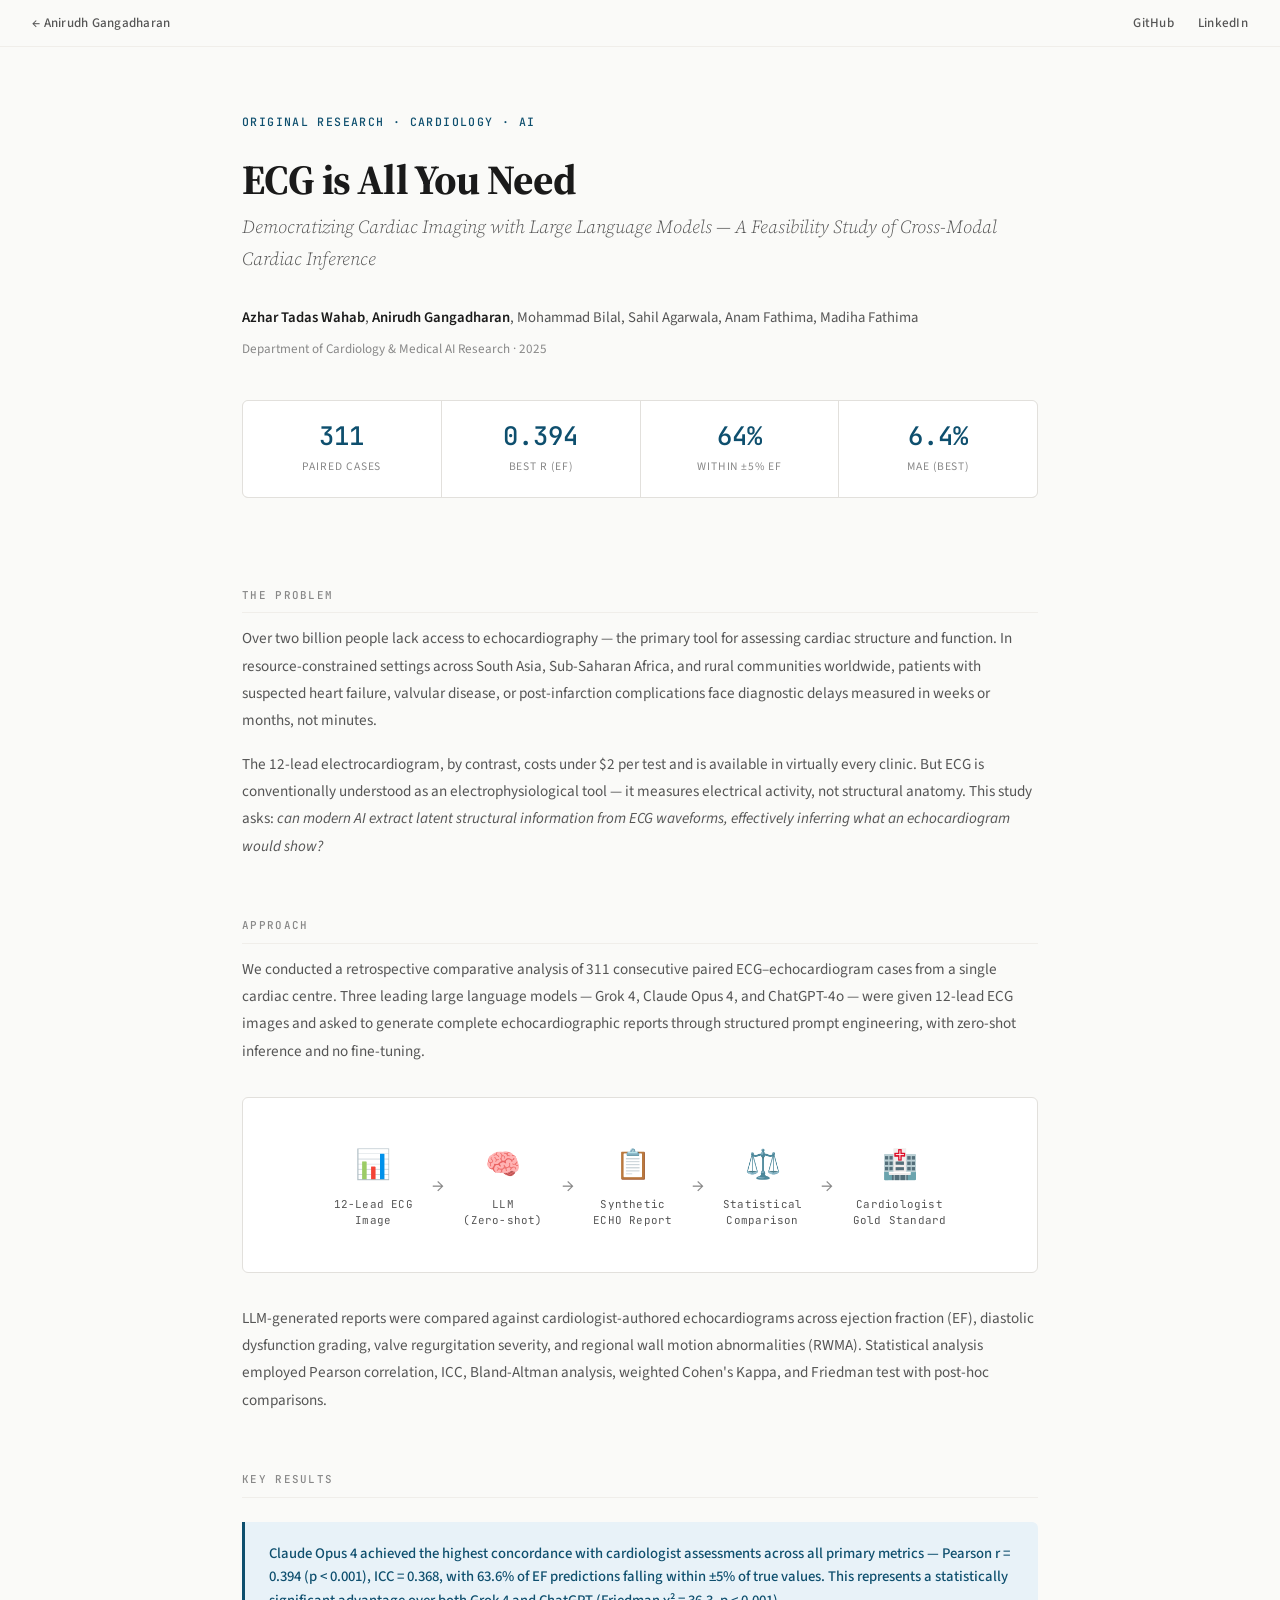
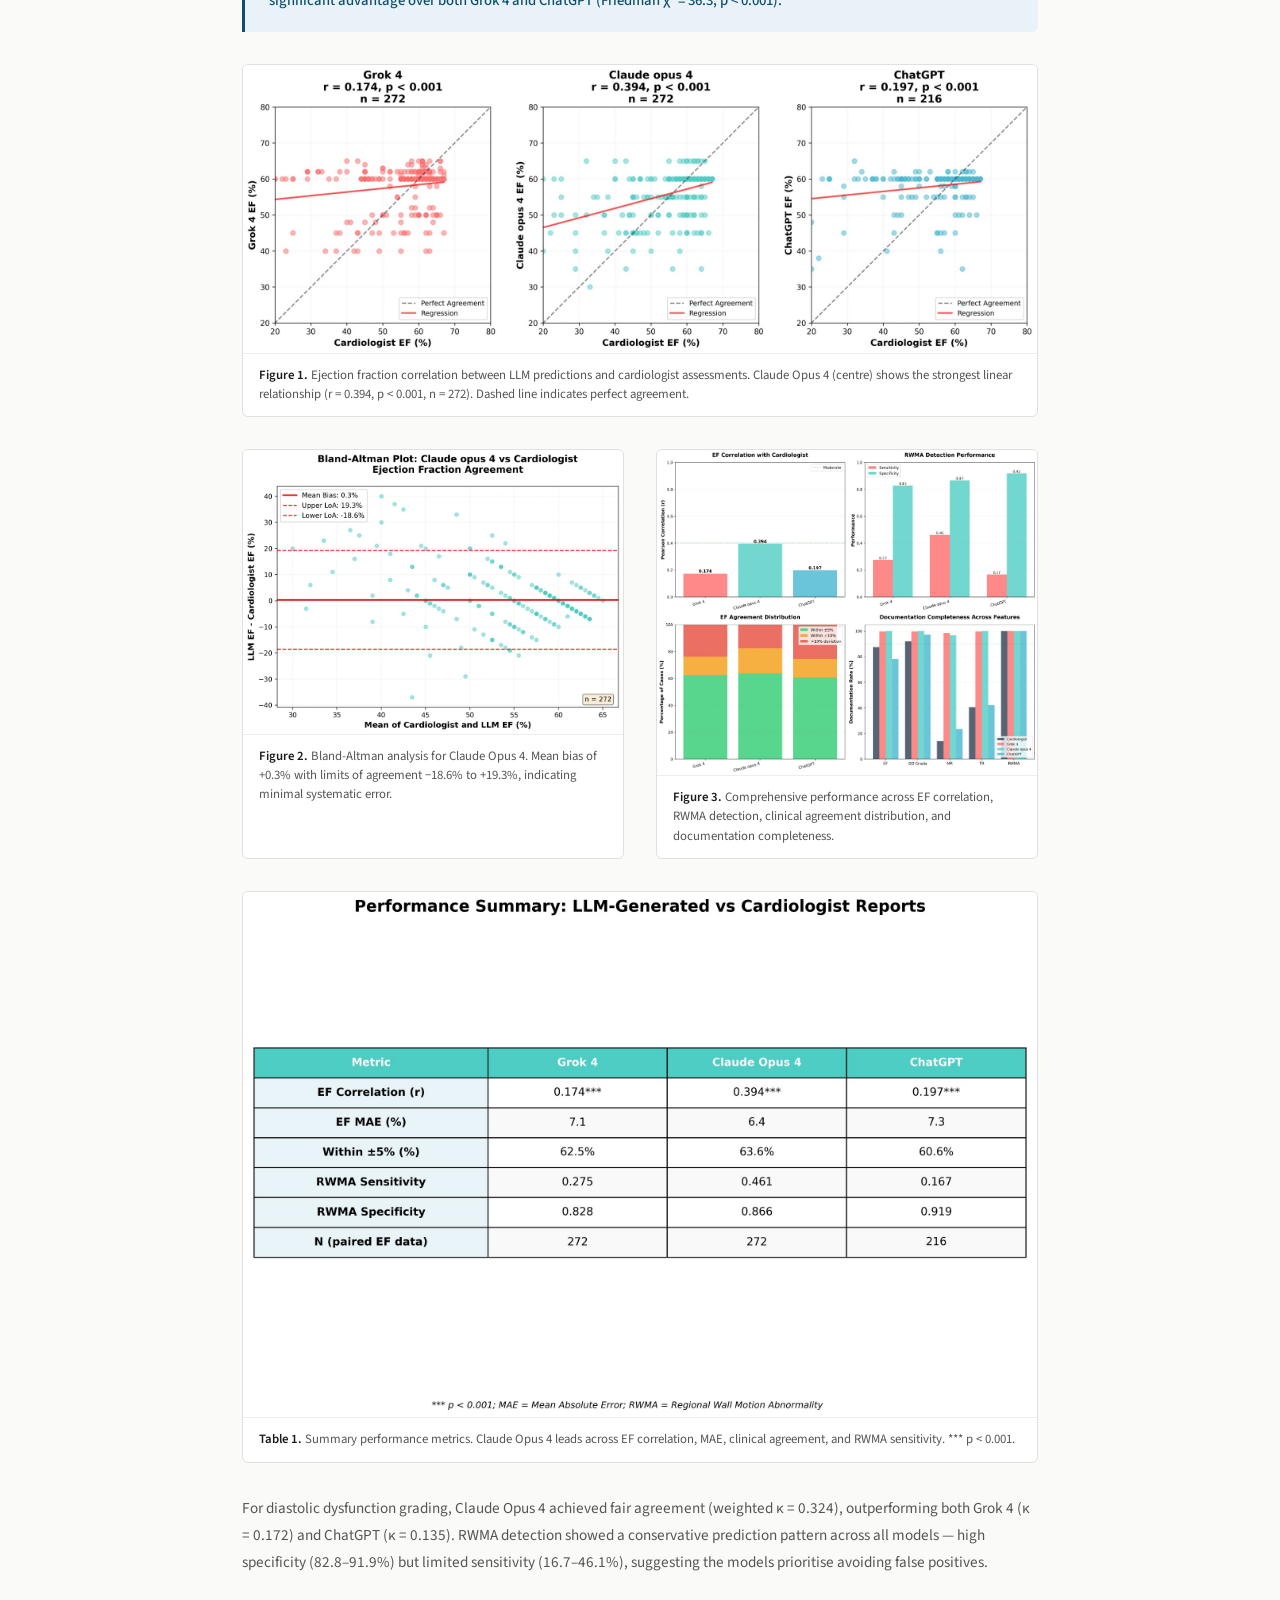
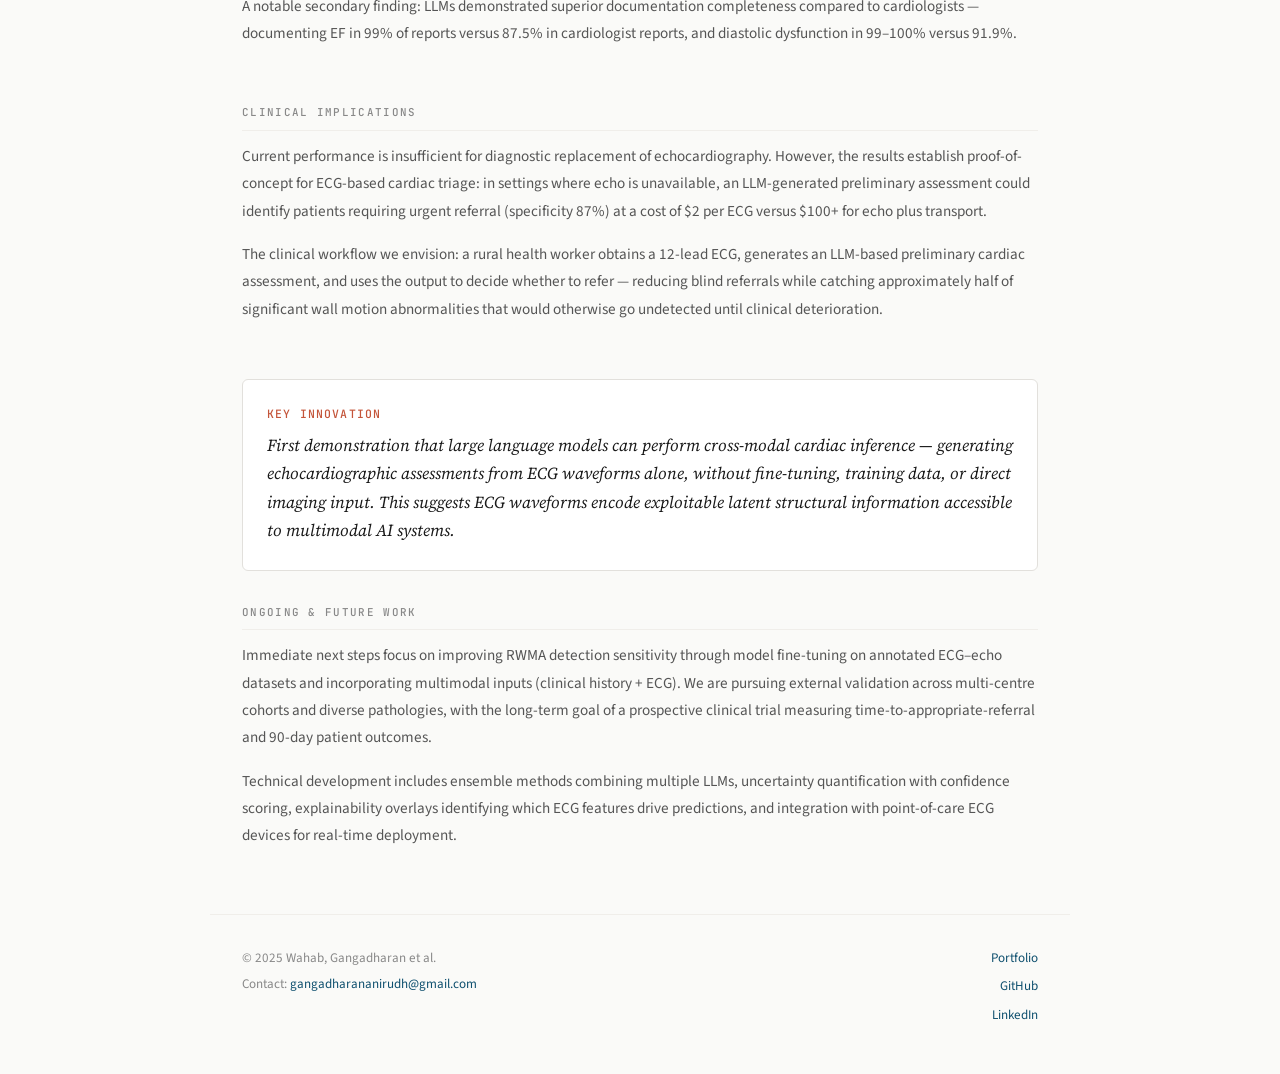
<file: ecg-echo/index.html>
<!DOCTYPE html>
<html lang="en">
<head>
    <meta charset="UTF-8">
    <meta name="viewport" content="width=device-width, initial-scale=1.0">
    <title>ECG is All You Need — Democratizing Cardiac Imaging with LLMs</title>
    <meta name="description" content="First demonstration of AI-mediated cross-modal cardiac inference from ECG to echocardiography using large language models. n=311 paired cases.">
    <link rel="preconnect" href="https://fonts.googleapis.com">
    <link href="https://fonts.googleapis.com/css2?family=Source+Serif+4:ital,opsz,wght@0,8..60,300;0,8..60,400;0,8..60,600;0,8..60,700;1,8..60,400&family=JetBrains+Mono:wght@400;500&family=Source+Sans+3:wght@300;400;500;600&display=swap" rel="stylesheet">
    <style>
        :root {
            --bg: #fafaf8;
            --surface: #ffffff;
            --text: #1a1a1a;
            --text-secondary: #555;
            --text-tertiary: #888;
            --accent: #0e4f6e;
            --accent-light: #e8f2f8;
            --accent-warm: #c4553a;
            --border: #e2e0dc;
            --border-light: #f0eeea;
            --serif: 'Source Serif 4', 'Georgia', serif;
            --sans: 'Source Sans 3', 'Helvetica Neue', sans-serif;
            --mono: 'JetBrains Mono', monospace;
        }

        * { margin: 0; padding: 0; box-sizing: border-box; }

        body {
            font-family: var(--sans);
            background: var(--bg);
            color: var(--text);
            line-height: 1.7;
            font-size: 16px;
            -webkit-font-smoothing: antialiased;
        }

        /* --- Navigation Bar --- */
        .topbar {
            position: fixed;
            top: 0;
            left: 0;
            right: 0;
            z-index: 100;
            background: rgba(250, 250, 248, 0.92);
            backdrop-filter: blur(12px);
            border-bottom: 1px solid var(--border-light);
            padding: 0.75rem 2rem;
            display: flex;
            justify-content: space-between;
            align-items: center;
            font-size: 0.82rem;
        }
        .topbar a {
            color: var(--text-secondary);
            text-decoration: none;
            font-weight: 500;
            letter-spacing: 0.02em;
        }
        .topbar a:hover { color: var(--accent); }
        .topbar-right { display: flex; gap: 1.5rem; }

        /* --- Hero --- */
        .hero {
            max-width: 860px;
            margin: 0 auto;
            padding: 7rem 2rem 3rem;
        }
        .hero-label {
            font-family: var(--mono);
            font-size: 0.72rem;
            font-weight: 500;
            color: var(--accent);
            letter-spacing: 0.12em;
            text-transform: uppercase;
            margin-bottom: 1.5rem;
        }
        .hero h1 {
            font-family: var(--serif);
            font-size: 2.6rem;
            font-weight: 700;
            line-height: 1.15;
            color: var(--text);
            margin-bottom: 0.5rem;
            letter-spacing: -0.02em;
        }
        .hero-subtitle {
            font-family: var(--serif);
            font-size: 1.15rem;
            font-weight: 300;
            color: var(--text-secondary);
            font-style: italic;
            margin-bottom: 2rem;
        }
        .authors {
            font-size: 0.92rem;
            color: var(--text-secondary);
            margin-bottom: 0.5rem;
            line-height: 1.6;
        }
        .authors strong { font-weight: 600; color: var(--text); }
        .affiliation {
            font-size: 0.82rem;
            color: var(--text-tertiary);
            margin-bottom: 2rem;
        }

        /* --- Highlight Metrics Bar --- */
        .metrics-bar {
            display: grid;
            grid-template-columns: repeat(4, 1fr);
            gap: 1px;
            background: var(--border);
            border: 1px solid var(--border);
            border-radius: 6px;
            overflow: hidden;
            margin: 2.5rem 0;
        }
        .metric-cell {
            background: var(--surface);
            padding: 1.25rem 1rem;
            text-align: center;
        }
        .metric-value {
            font-family: var(--mono);
            font-size: 1.6rem;
            font-weight: 500;
            color: var(--accent);
            line-height: 1.2;
        }
        .metric-label {
            font-size: 0.72rem;
            color: var(--text-tertiary);
            text-transform: uppercase;
            letter-spacing: 0.08em;
            margin-top: 0.35rem;
        }

        /* --- Content --- */
        .content {
            max-width: 860px;
            margin: 0 auto;
            padding: 0 2rem;
        }
        .section {
            margin-bottom: 3.5rem;
        }
        .section-label {
            font-family: var(--mono);
            font-size: 0.68rem;
            font-weight: 500;
            color: var(--text-tertiary);
            letter-spacing: 0.12em;
            text-transform: uppercase;
            margin-bottom: 0.75rem;
            padding-bottom: 0.5rem;
            border-bottom: 1px solid var(--border-light);
        }
        .section h2 {
            font-family: var(--serif);
            font-size: 1.5rem;
            font-weight: 600;
            margin-bottom: 1rem;
            color: var(--text);
        }
        .section p {
            font-size: 0.95rem;
            color: var(--text-secondary);
            margin-bottom: 1rem;
            line-height: 1.8;
        }

        /* --- Pipeline Diagram --- */
        .pipeline {
            display: flex;
            align-items: center;
            justify-content: center;
            gap: 0;
            margin: 2rem 0;
            padding: 2rem 1rem;
            background: var(--surface);
            border: 1px solid var(--border);
            border-radius: 6px;
            overflow-x: auto;
        }
        .pipeline-step {
            text-align: center;
            padding: 0.75rem 1.2rem;
            min-width: 100px;
        }
        .pipeline-icon {
            font-size: 1.8rem;
            margin-bottom: 0.4rem;
        }
        .pipeline-text {
            font-family: var(--mono);
            font-size: 0.68rem;
            color: var(--text-secondary);
            letter-spacing: 0.02em;
            line-height: 1.4;
        }
        .pipeline-arrow {
            font-size: 1.2rem;
            color: var(--text-tertiary);
            flex-shrink: 0;
        }

        /* --- Figures --- */
        .figure-grid {
            display: grid;
            grid-template-columns: 1fr;
            gap: 2rem;
            margin: 2rem 0;
        }
        .figure-grid.two-col {
            grid-template-columns: 1fr 1fr;
        }
        .figure {
            background: var(--surface);
            border: 1px solid var(--border);
            border-radius: 6px;
            overflow: hidden;
        }
        .figure img {
            width: 100%;
            display: block;
        }
        .figure-caption {
            padding: 0.75rem 1rem;
            font-size: 0.8rem;
            color: var(--text-secondary);
            border-top: 1px solid var(--border-light);
            line-height: 1.5;
        }
        .figure-caption strong {
            color: var(--text);
            font-weight: 600;
        }

        /* --- Key Finding Callout --- */
        .callout {
            background: var(--accent-light);
            border-left: 3px solid var(--accent);
            padding: 1.25rem 1.5rem;
            margin: 1.5rem 0;
            border-radius: 0 6px 6px 0;
        }
        .callout p {
            font-size: 0.92rem;
            color: var(--accent);
            margin: 0;
            font-weight: 500;
            line-height: 1.6;
        }

        /* --- Innovation Tag --- */
        .innovation {
            background: var(--surface);
            border: 1px solid var(--border);
            border-radius: 6px;
            padding: 1.5rem;
            margin: 2rem 0;
        }
        .innovation-title {
            font-family: var(--mono);
            font-size: 0.72rem;
            font-weight: 500;
            color: var(--accent-warm);
            letter-spacing: 0.1em;
            text-transform: uppercase;
            margin-bottom: 0.5rem;
        }
        .innovation p {
            font-family: var(--serif);
            font-size: 1.05rem;
            color: var(--text);
            font-style: italic;
            line-height: 1.7;
            margin: 0;
        }

        /* --- Footer --- */
        .footer {
            max-width: 860px;
            margin: 4rem auto 0;
            padding: 2rem;
            border-top: 1px solid var(--border-light);
            display: flex;
            justify-content: space-between;
            align-items: flex-start;
            font-size: 0.82rem;
            color: var(--text-tertiary);
            padding-bottom: 3rem;
        }
        .footer a {
            color: var(--accent);
            text-decoration: none;
        }
        .footer a:hover {
            text-decoration: underline;
        }
        .footer-links {
            display: flex;
            flex-direction: column;
            gap: 0.4rem;
            text-align: right;
        }

        /* --- Responsive --- */
        @media (max-width: 700px) {
            .hero h1 { font-size: 1.8rem; }
            .metrics-bar { grid-template-columns: repeat(2, 1fr); }
            .figure-grid.two-col { grid-template-columns: 1fr; }
            .pipeline { flex-wrap: wrap; gap: 0.5rem; }
            .footer { flex-direction: column; gap: 1rem; }
            .footer-links { text-align: left; }
        }
    </style>
</head>
<body>

    <!-- Top Bar -->
    <nav class="topbar">
        <a href="https://anirudhgangadharan.github.io/">← Anirudh Gangadharan</a>
        <div class="topbar-right">
            <a href="https://github.com/anirudhgangadharan" target="_blank">GitHub</a>
            <a href="https://linkedin.com/in/anirudh-gangadharan" target="_blank">LinkedIn</a>
        </div>
    </nav>

    <!-- Hero -->
    <header class="hero">
        <div class="hero-label">Original Research · Cardiology · AI</div>
        <h1>ECG is All You Need</h1>
        <div class="hero-subtitle">Democratizing Cardiac Imaging with Large Language Models — A Feasibility Study of Cross-Modal Cardiac Inference</div>

        <div class="authors">
            <strong>Azhar Tadas Wahab</strong>, <strong>Anirudh Gangadharan</strong>, Mohammad Bilal, Sahil Agarwala, Anam Fathima, Madiha Fathima
        </div>
        <div class="affiliation">
            Department of Cardiology &amp; Medical AI Research · 2025
        </div>

        <!-- Key Metrics -->
        <div class="metrics-bar">
            <div class="metric-cell">
                <div class="metric-value">311</div>
                <div class="metric-label">Paired Cases</div>
            </div>
            <div class="metric-cell">
                <div class="metric-value">0.394</div>
                <div class="metric-label">Best r (EF)</div>
            </div>
            <div class="metric-cell">
                <div class="metric-value">64%</div>
                <div class="metric-label">Within ±5% EF</div>
            </div>
            <div class="metric-cell">
                <div class="metric-value">6.4%</div>
                <div class="metric-label">MAE (Best)</div>
            </div>
        </div>
    </header>

    <!-- Content -->
    <main class="content">

        <!-- Problem -->
        <section class="section">
            <div class="section-label">The Problem</div>
            <p>
                Over two billion people lack access to echocardiography — the primary tool for assessing cardiac structure and function. In resource-constrained settings across South Asia, Sub-Saharan Africa, and rural communities worldwide, patients with suspected heart failure, valvular disease, or post-infarction complications face diagnostic delays measured in weeks or months, not minutes.
            </p>
            <p>
                The 12-lead electrocardiogram, by contrast, costs under $2 per test and is available in virtually every clinic. But ECG is conventionally understood as an electrophysiological tool — it measures electrical activity, not structural anatomy. This study asks: <em>can modern AI extract latent structural information from ECG waveforms, effectively inferring what an echocardiogram would show?</em>
            </p>
        </section>

        <!-- Approach -->
        <section class="section">
            <div class="section-label">Approach</div>
            <p>
                We conducted a retrospective comparative analysis of 311 consecutive paired ECG–echocardiogram cases from a single cardiac centre. Three leading large language models — Grok 4, Claude Opus 4, and ChatGPT-4o — were given 12-lead ECG images and asked to generate complete echocardiographic reports through structured prompt engineering, with zero-shot inference and no fine-tuning.
            </p>

            <!-- Pipeline -->
            <div class="pipeline">
                <div class="pipeline-step">
                    <div class="pipeline-icon">📊</div>
                    <div class="pipeline-text">12-Lead ECG<br>Image</div>
                </div>
                <div class="pipeline-arrow">→</div>
                <div class="pipeline-step">
                    <div class="pipeline-icon">🧠</div>
                    <div class="pipeline-text">LLM<br>(Zero-shot)</div>
                </div>
                <div class="pipeline-arrow">→</div>
                <div class="pipeline-step">
                    <div class="pipeline-icon">📋</div>
                    <div class="pipeline-text">Synthetic<br>ECHO Report</div>
                </div>
                <div class="pipeline-arrow">→</div>
                <div class="pipeline-step">
                    <div class="pipeline-icon">⚖️</div>
                    <div class="pipeline-text">Statistical<br>Comparison</div>
                </div>
                <div class="pipeline-arrow">→</div>
                <div class="pipeline-step">
                    <div class="pipeline-icon">🏥</div>
                    <div class="pipeline-text">Cardiologist<br>Gold Standard</div>
                </div>
            </div>

            <p>
                LLM-generated reports were compared against cardiologist-authored echocardiograms across ejection fraction (EF), diastolic dysfunction grading, valve regurgitation severity, and regional wall motion abnormalities (RWMA). Statistical analysis employed Pearson correlation, ICC, Bland-Altman analysis, weighted Cohen's Kappa, and Friedman test with post-hoc comparisons.
            </p>
        </section>

        <!-- Key Results -->
        <section class="section">
            <div class="section-label">Key Results</div>

            <div class="callout">
                <p>Claude Opus 4 achieved the highest concordance with cardiologist assessments across all primary metrics — Pearson r = 0.394 (p &lt; 0.001), ICC = 0.368, with 63.6% of EF predictions falling within ±5% of true values. This represents a statistically significant advantage over both Grok 4 and ChatGPT (Friedman χ² = 36.3, p &lt; 0.001).</p>
            </div>

            <!-- Correlation Figure -->
            <div class="figure-grid">
                <div class="figure">
                    <img src="figure2_ef_correlations.png" alt="EF correlation scatter plots for three LLMs vs cardiologist assessment">
                    <div class="figure-caption">
                        <strong>Figure 1.</strong> Ejection fraction correlation between LLM predictions and cardiologist assessments. Claude Opus 4 (centre) shows the strongest linear relationship (r = 0.394, p &lt; 0.001, n = 272). Dashed line indicates perfect agreement.
                    </div>
                </div>
            </div>

            <!-- Bland-Altman + Performance Summary -->
            <div class="figure-grid two-col">
                <div class="figure">
                    <img src="figure1_bland_altman_ef.png" alt="Bland-Altman plot showing EF agreement between Claude Opus 4 and cardiologist">
                    <div class="figure-caption">
                        <strong>Figure 2.</strong> Bland-Altman analysis for Claude Opus 4. Mean bias of +0.3% with limits of agreement −18.6% to +19.3%, indicating minimal systematic error.
                    </div>
                </div>
                <div class="figure">
                    <img src="figure4_performance_summary.png" alt="Performance summary across all metrics and models">
                    <div class="figure-caption">
                        <strong>Figure 3.</strong> Comprehensive performance across EF correlation, RWMA detection, clinical agreement distribution, and documentation completeness.
                    </div>
                </div>
            </div>

            <!-- Metrics Table -->
            <div class="figure-grid">
                <div class="figure">
                    <img src="table1_performance_metrics.png" alt="Performance metrics table comparing all three LLMs">
                    <div class="figure-caption">
                        <strong>Table 1.</strong> Summary performance metrics. Claude Opus 4 leads across EF correlation, MAE, clinical agreement, and RWMA sensitivity. *** p &lt; 0.001.
                    </div>
                </div>
            </div>

            <p>
                For diastolic dysfunction grading, Claude Opus 4 achieved fair agreement (weighted κ = 0.324), outperforming both Grok 4 (κ = 0.172) and ChatGPT (κ = 0.135). RWMA detection showed a conservative prediction pattern across all models — high specificity (82.8–91.9%) but limited sensitivity (16.7–46.1%), suggesting the models prioritise avoiding false positives.
            </p>
            <p>
                A notable secondary finding: LLMs demonstrated superior documentation completeness compared to cardiologists — documenting EF in 99% of reports versus 87.5% in cardiologist reports, and diastolic dysfunction in 99–100% versus 91.9%.
            </p>
        </section>

        <!-- Clinical Implications -->
        <section class="section">
            <div class="section-label">Clinical Implications</div>
            <p>
                Current performance is insufficient for diagnostic replacement of echocardiography. However, the results establish proof-of-concept for ECG-based cardiac triage: in settings where echo is unavailable, an LLM-generated preliminary assessment could identify patients requiring urgent referral (specificity 87%) at a cost of $2 per ECG versus $100+ for echo plus transport.
            </p>
            <p>
                The clinical workflow we envision: a rural health worker obtains a 12-lead ECG, generates an LLM-based preliminary cardiac assessment, and uses the output to decide whether to refer — reducing blind referrals while catching approximately half of significant wall motion abnormalities that would otherwise go undetected until clinical deterioration.
            </p>
        </section>

        <!-- Innovation -->
        <div class="innovation">
            <div class="innovation-title">Key Innovation</div>
            <p>
                First demonstration that large language models can perform cross-modal cardiac inference — generating echocardiographic assessments from ECG waveforms alone, without fine-tuning, training data, or direct imaging input. This suggests ECG waveforms encode exploitable latent structural information accessible to multimodal AI systems.
            </p>
        </div>

        <!-- Future Work -->
        <section class="section">
            <div class="section-label">Ongoing &amp; Future Work</div>
            <p>
                Immediate next steps focus on improving RWMA detection sensitivity through model fine-tuning on annotated ECG–echo datasets and incorporating multimodal inputs (clinical history + ECG). We are pursuing external validation across multi-centre cohorts and diverse pathologies, with the long-term goal of a prospective clinical trial measuring time-to-appropriate-referral and 90-day patient outcomes.
            </p>
            <p>
                Technical development includes ensemble methods combining multiple LLMs, uncertainty quantification with confidence scoring, explainability overlays identifying which ECG features drive predictions, and integration with point-of-care ECG devices for real-time deployment.
            </p>
        </section>
    </main>

    <!-- Footer -->
    <footer class="footer">
        <div>
            <div>© 2025 Wahab, Gangadharan et al.</div>
            <div style="margin-top: 0.25rem;">Contact: <a href="mailto:gangadharananirudh@gmail.com">gangadharananirudh@gmail.com</a></div>
        </div>
        <div class="footer-links">
            <a href="https://anirudhgangadharan.github.io/">Portfolio</a>
            <a href="https://github.com/anirudhgangadharan">GitHub</a>
            <a href="https://linkedin.com/in/anirudh-gangadharan">LinkedIn</a>
        </div>
    </footer>

</body>
</html>
</file>
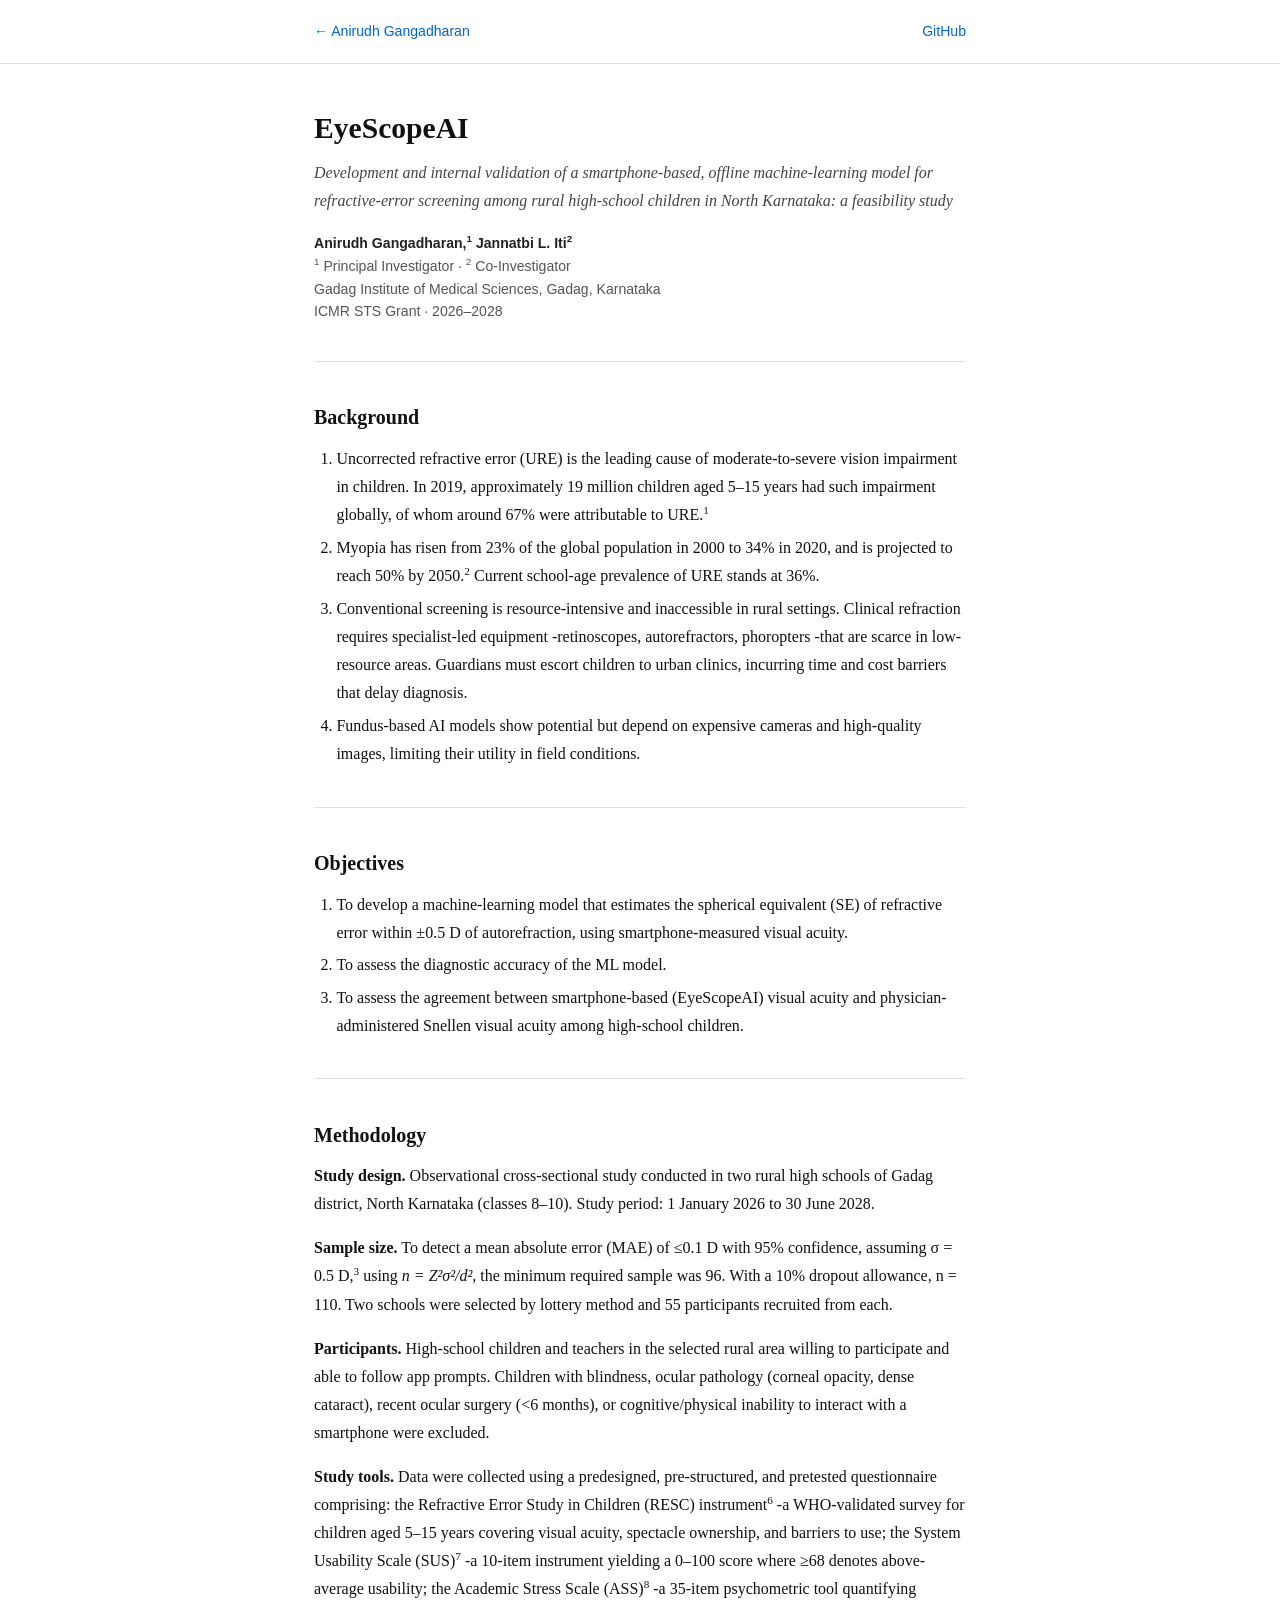
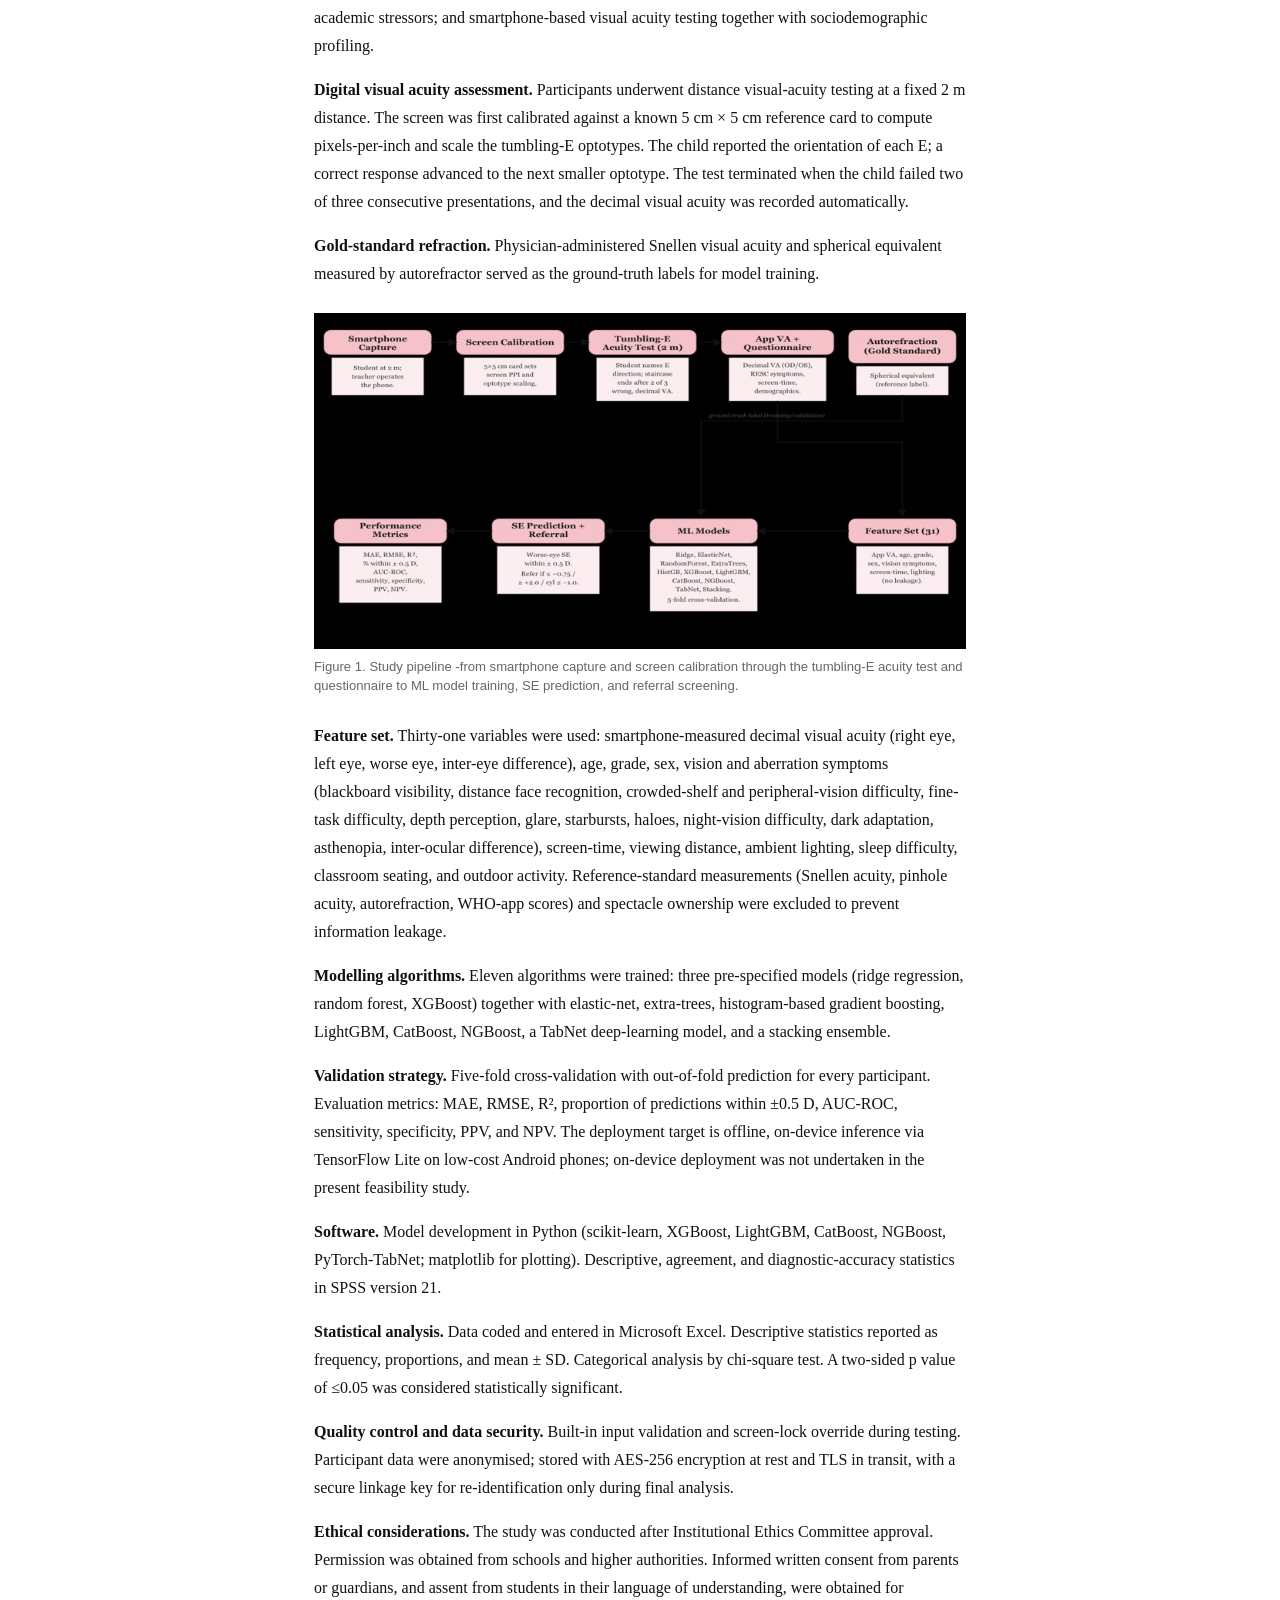
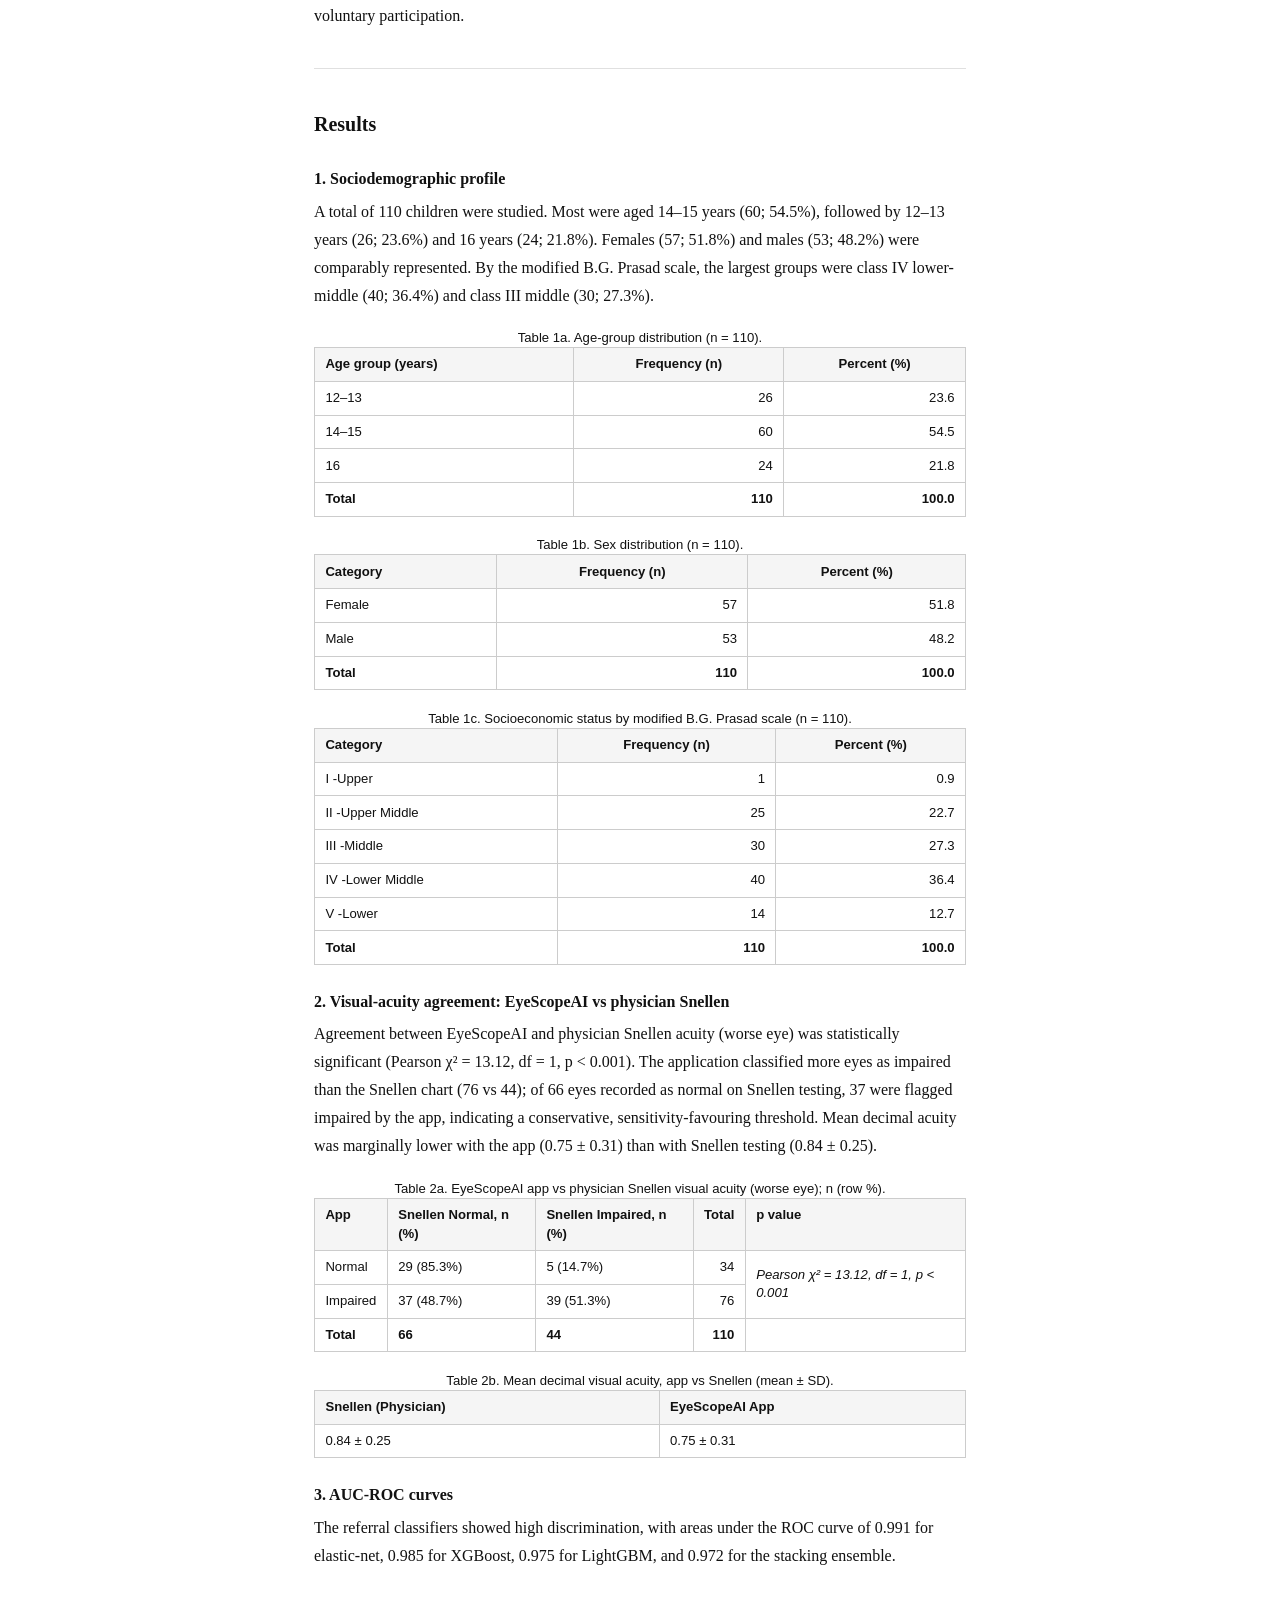
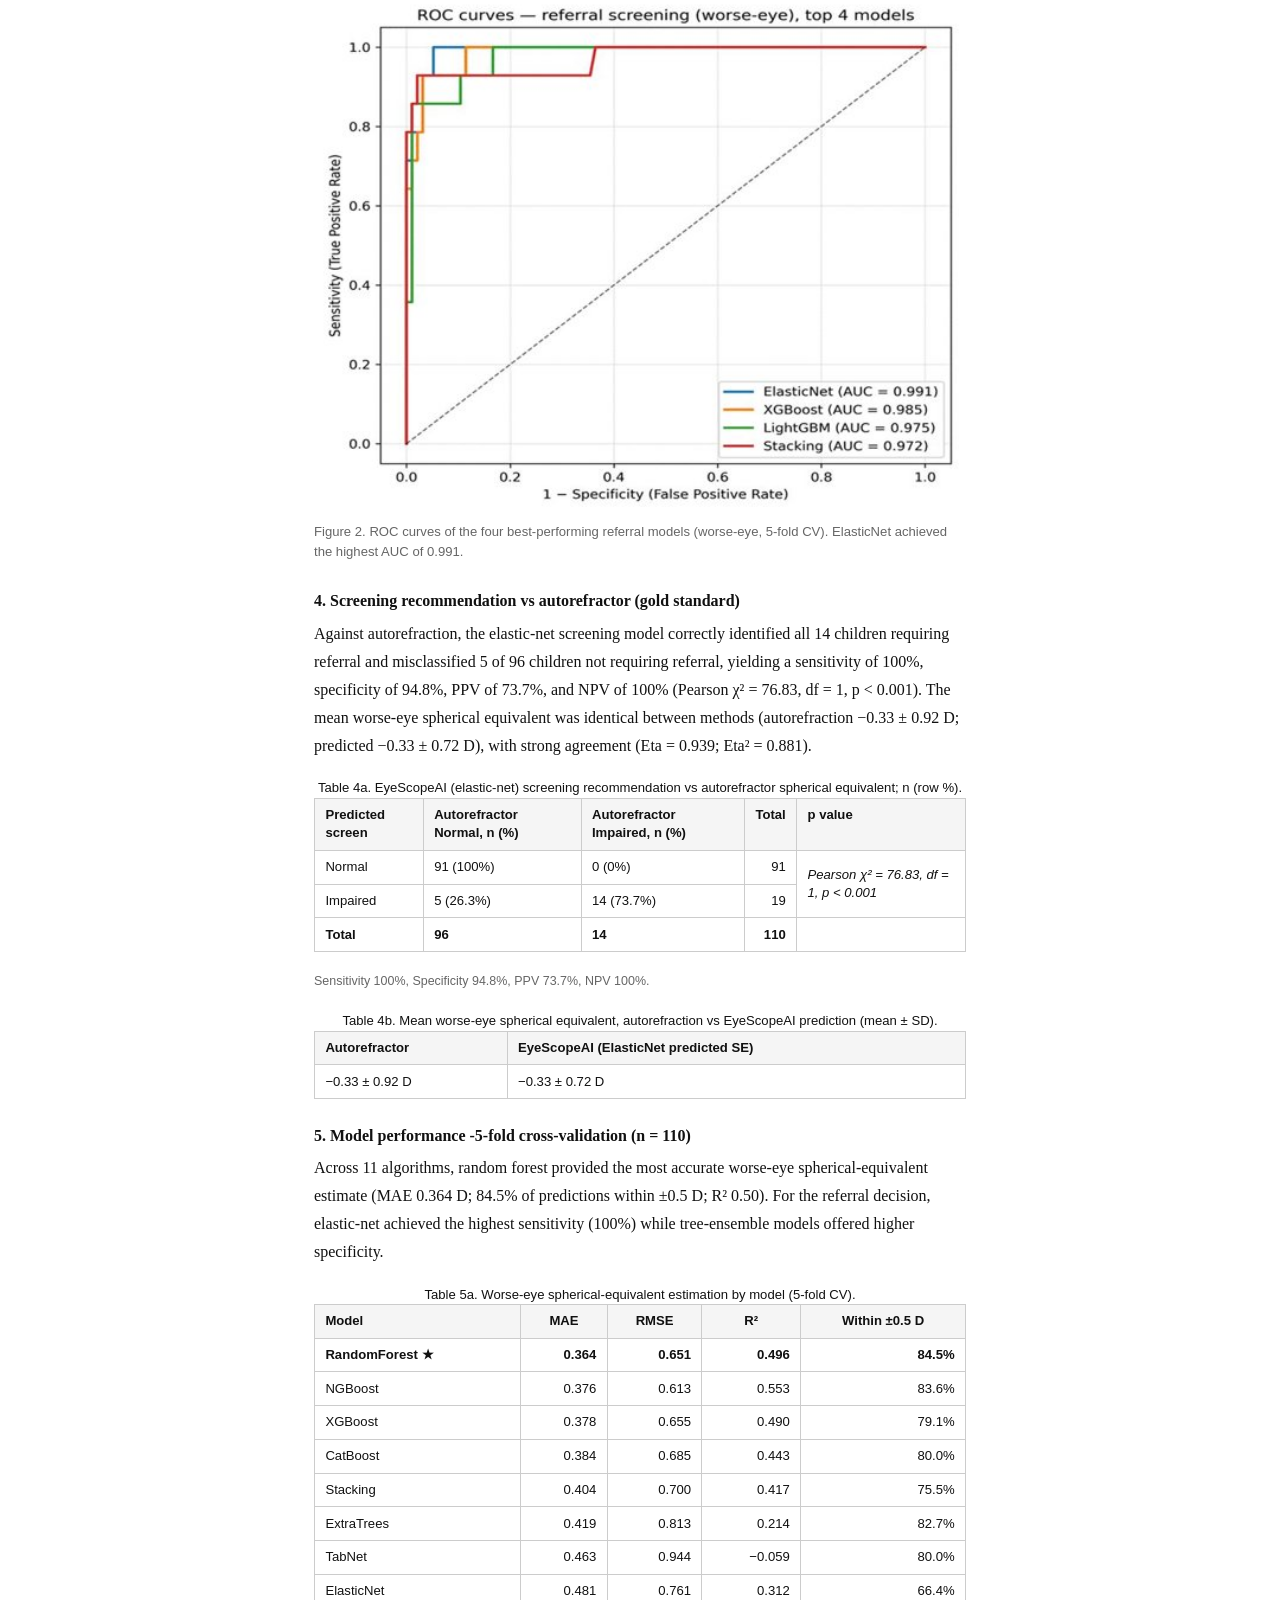
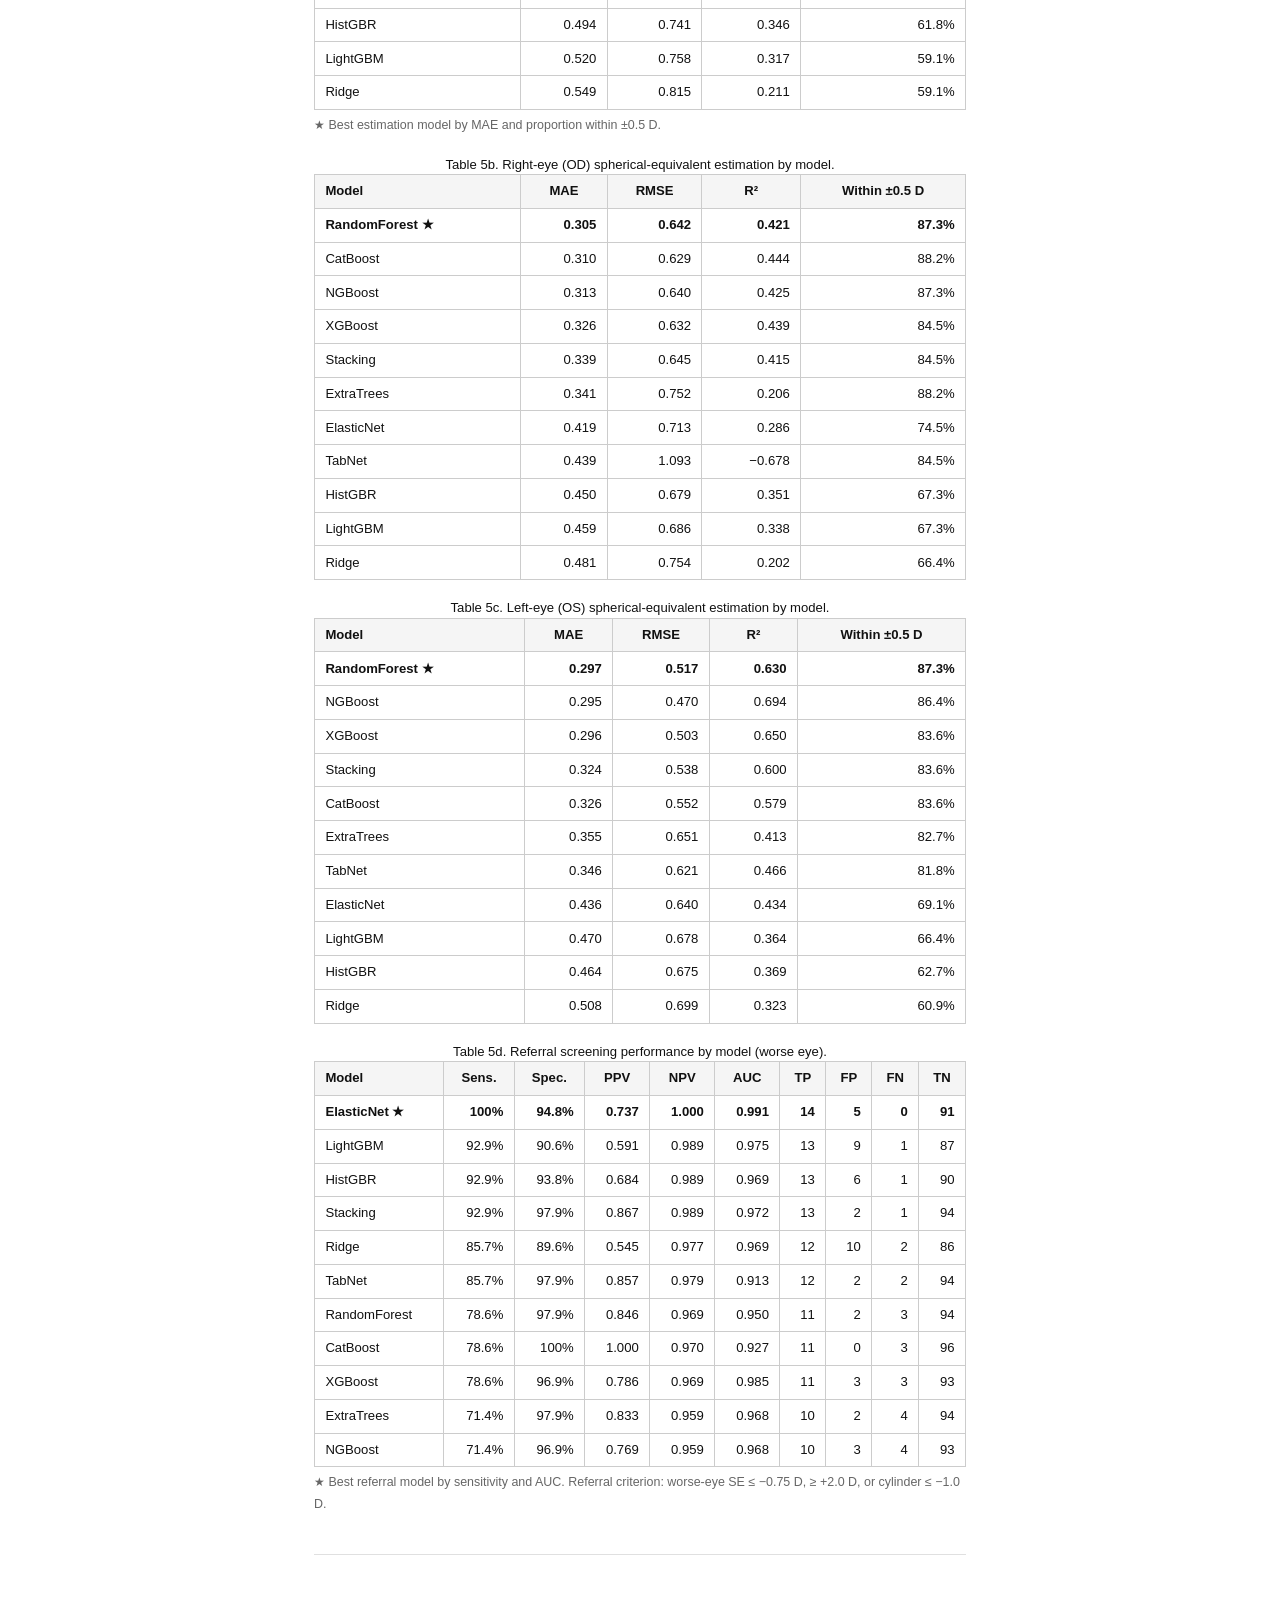
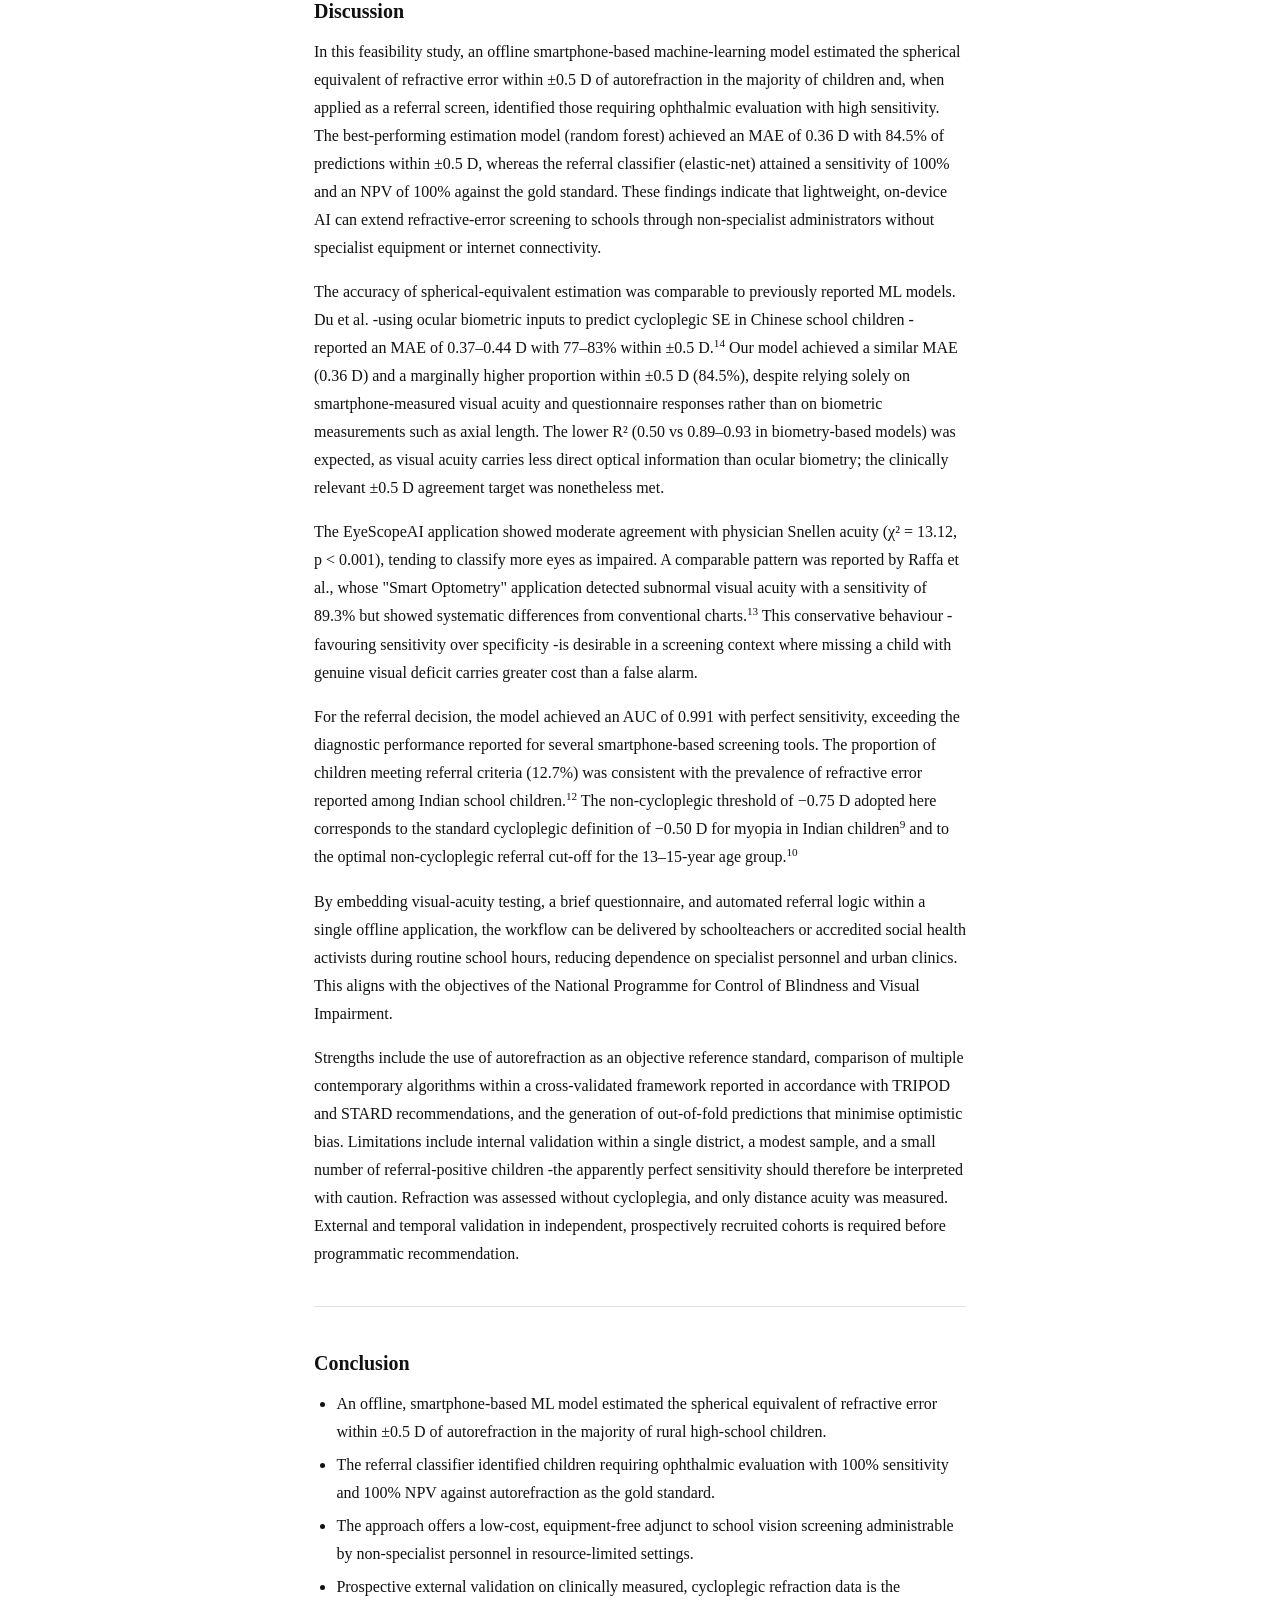
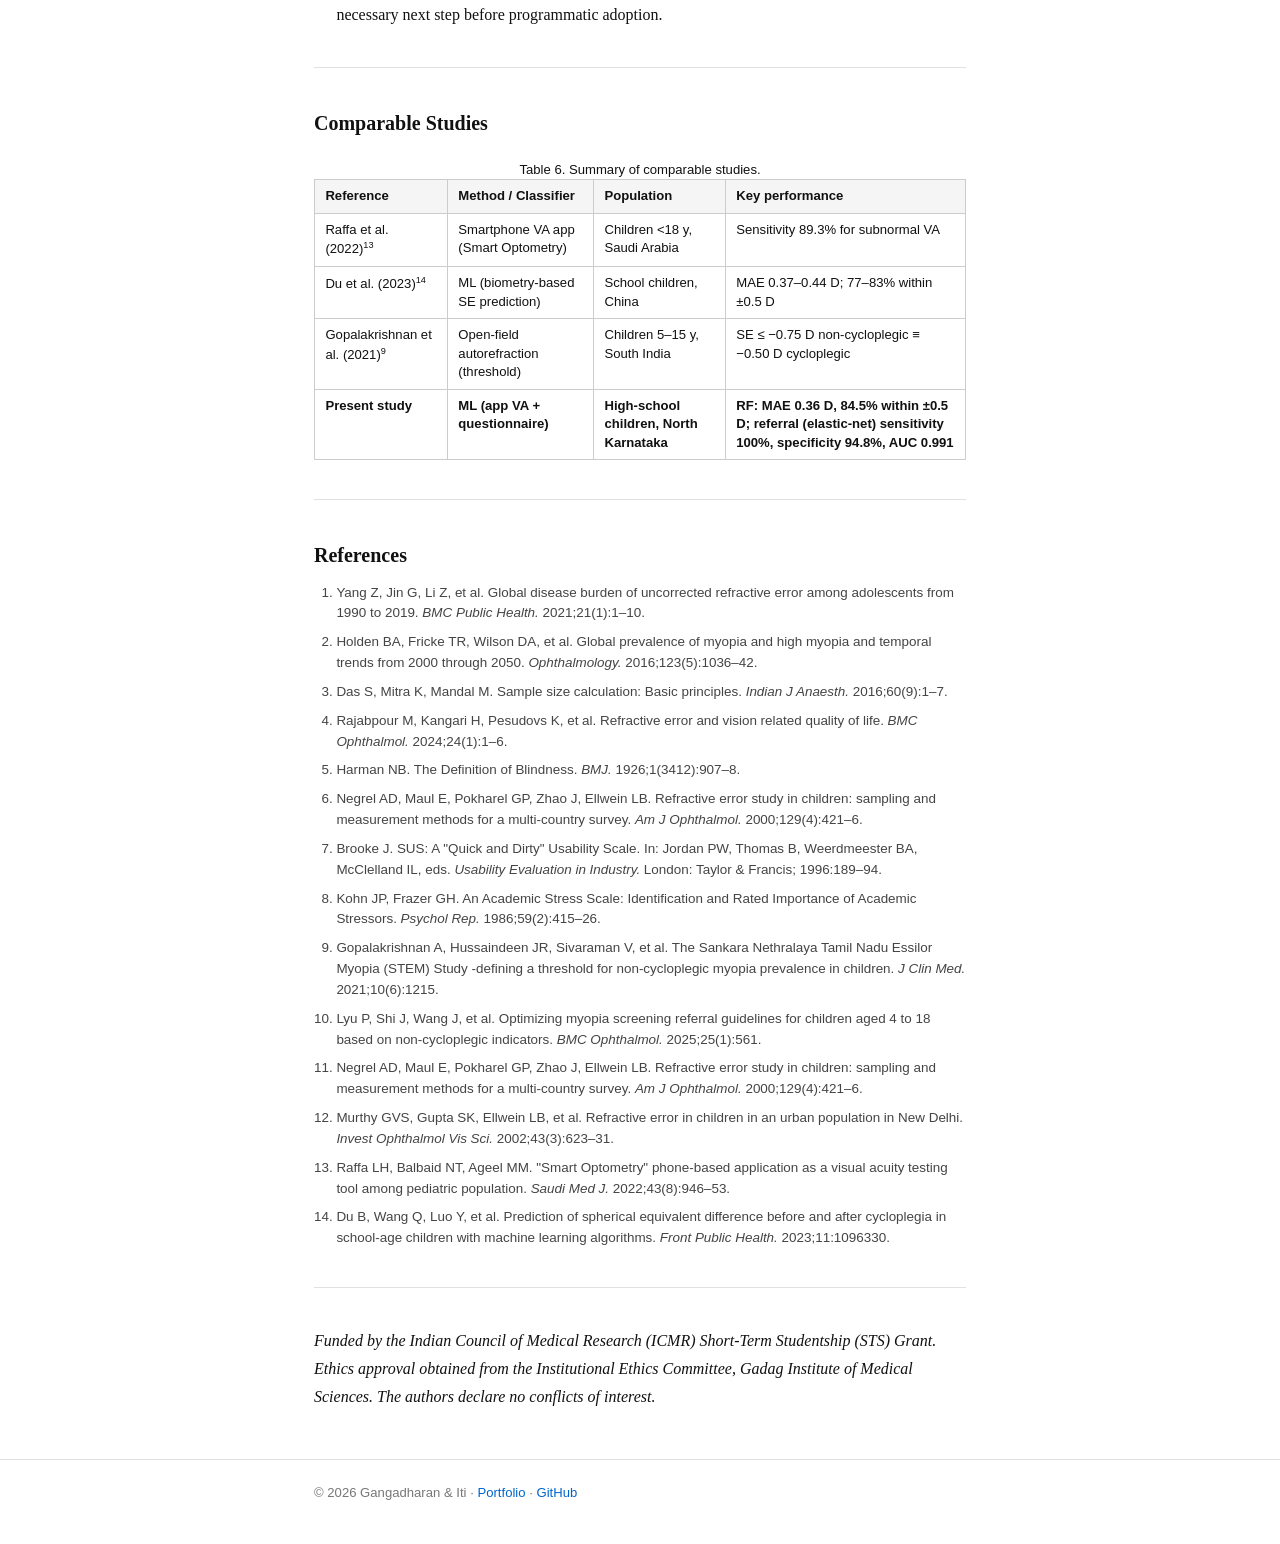
<file: eyescope-ai-research/index.html>
<!DOCTYPE html>
<html lang="en">
<head>
  <meta charset="UTF-8">
  <meta name="viewport" content="width=device-width, initial-scale=1.0">
  <meta name="description" content="EyeScopeAI -offline smartphone ML model for refractive error screening in rural high-school children, North Karnataka. Cross-sectional feasibility study, n=110, ICMR STS Grant.">
  <title>EyeScopeAI -Gangadharan et al.</title>
  <style>
    * { box-sizing: border-box; margin: 0; padding: 0; }

    body {
      font-family: Georgia, 'Times New Roman', serif;
      font-size: 16px;
      line-height: 1.75;
      color: #111;
      background: #fff;
      -webkit-font-smoothing: antialiased;
    }

    a { color: #0066cc; text-decoration: none; }
    a:hover { text-decoration: underline; }

    .wrap { max-width: 700px; margin: 0 auto; padding: 0 1.5rem; }

    /* Nav */
    nav { padding: 1.2rem 0; border-bottom: 1px solid #e0e0e0; margin-bottom: 2.8rem; }
    nav .wrap { display: flex; justify-content: space-between; align-items: baseline; flex-wrap: wrap; gap: 0.5rem; }
    nav a { font-family: -apple-system, BlinkMacSystemFont, 'Segoe UI', sans-serif; font-size: 0.88rem; }
    nav .nav-right { display: flex; gap: 1.4rem; }

    /* Hero */
    .hero { margin-bottom: 2.4rem; }
    .hero h1 { font-size: 1.85rem; font-weight: bold; line-height: 1.3; margin-bottom: 0.75rem; }
    .hero .subtitle { font-size: 1rem; color: #444; margin-bottom: 1rem; font-style: italic; }
    .hero .meta { font-family: -apple-system, BlinkMacSystemFont, 'Segoe UI', sans-serif; font-size: 0.88rem; color: #555; line-height: 1.6; }
    .hero .meta strong { color: #222; }

    /* Body */
    p { margin-bottom: 1rem; }
    p:last-child { margin-bottom: 0; }
    h2 { font-size: 1.25rem; font-weight: bold; margin: 2.4rem 0 0.6rem; }
    h3 { font-size: 1rem; font-weight: bold; margin: 1.4rem 0 0.3rem; }
    ul, ol { padding-left: 1.4rem; margin-bottom: 1rem; }
    li { margin-bottom: 0.3rem; }
    hr { border: none; border-top: 1px solid #e0e0e0; margin: 2.4rem 0; }
    sup { font-size: 0.7em; }

    /* Figures */
    figure { margin: 1.6rem 0; }
    figure img { width: 100%; display: block; }
    figcaption { font-family: -apple-system, BlinkMacSystemFont, 'Segoe UI', sans-serif; font-size: 0.82rem; color: #666; margin-top: 0.5rem; line-height: 1.5; }

    /* Tables */
    .table-wrap { overflow-x: auto; margin: 1.2rem 0; }
    table { width: 100%; border-collapse: collapse; font-family: -apple-system, BlinkMacSystemFont, 'Segoe UI', sans-serif; font-size: 0.82rem; line-height: 1.4; }
    th, td { border: 1px solid #ccc; padding: 0.45rem 0.65rem; text-align: left; vertical-align: top; }
    th { background: #f5f5f5; font-weight: 600; }
    td.num { text-align: right; font-variant-numeric: tabular-nums; }
    td.center, th.center { text-align: center; }
    tr.best td { font-weight: 600; }
    .table-note { font-family: -apple-system, BlinkMacSystemFont, 'Segoe UI', sans-serif; font-size: 0.78rem; color: #666; margin-top: 0.3rem; }

    /* References */
    ol.refs { font-family: -apple-system, BlinkMacSystemFont, 'Segoe UI', sans-serif; font-size: 0.84rem; color: #444; line-height: 1.55; }
    ol.refs li { margin-bottom: 0.5rem; }

    /* Footer */
    footer { border-top: 1px solid #e0e0e0; margin-top: 3rem; padding: 1.4rem 0 2.4rem; }
    footer p { font-family: -apple-system, BlinkMacSystemFont, 'Segoe UI', sans-serif; font-size: 0.82rem; color: #777; }

    /* Responsive */
    @media (max-width: 520px) {
      body { font-size: 15px; }
      .hero h1 { font-size: 1.5rem; }
    }
  </style>
</head>
<body>

<nav>
  <div class="wrap">
    <a href="https://anirudhgangadharan.github.io/">← Anirudh Gangadharan</a>
    <div class="nav-right">
      <a href="https://github.com/anirudhgangadharan">GitHub</a>
    </div>
  </div>
</nav>

<div class="wrap">

  <header class="hero">
    <h1>EyeScopeAI</h1>
    <p class="subtitle">Development and internal validation of a smartphone-based, offline machine-learning model for refractive-error screening among rural high-school children in North Karnataka: a feasibility study</p>
    <p class="meta">
      <strong>Anirudh Gangadharan,<sup>1</sup> Jannatbi L. Iti<sup>2</sup></strong><br>
      <sup>1</sup> Principal Investigator · <sup>2</sup> Co-Investigator<br>
      Gadag Institute of Medical Sciences, Gadag, Karnataka<br>
      ICMR STS Grant · 2026–2028
    </p>
  </header>

  <hr>

  <section>
    <h2>Background</h2>
    <ol>
      <li>Uncorrected refractive error (URE) is the leading cause of moderate-to-severe vision impairment in children. In 2019, approximately 19 million children aged 5–15 years had such impairment globally, of whom around 67% were attributable to URE.<sup>1</sup></li>
      <li>Myopia has risen from 23% of the global population in 2000 to 34% in 2020, and is projected to reach 50% by 2050.<sup>2</sup> Current school-age prevalence of URE stands at 36%.</li>
      <li>Conventional screening is resource-intensive and inaccessible in rural settings. Clinical refraction requires specialist-led equipment -retinoscopes, autorefractors, phoropters -that are scarce in low-resource areas. Guardians must escort children to urban clinics, incurring time and cost barriers that delay diagnosis.</li>
      <li>Fundus-based AI models show potential but depend on expensive cameras and high-quality images, limiting their utility in field conditions.</li>
    </ol>
  </section>

  <hr>

  <section>
    <h2>Objectives</h2>
    <ol>
      <li>To develop a machine-learning model that estimates the spherical equivalent (SE) of refractive error within ±0.5 D of autorefraction, using smartphone-measured visual acuity.</li>
      <li>To assess the diagnostic accuracy of the ML model.</li>
      <li>To assess the agreement between smartphone-based (EyeScopeAI) visual acuity and physician-administered Snellen visual acuity among high-school children.</li>
    </ol>
  </section>

  <hr>

  <section>
    <h2>Methodology</h2>

    <p><strong>Study design.</strong> Observational cross-sectional study conducted in two rural high schools of Gadag district, North Karnataka (classes 8–10). Study period: 1 January 2026 to 30 June 2028.</p>

    <p><strong>Sample size.</strong> To detect a mean absolute error (MAE) of ≤0.1 D with 95% confidence, assuming σ = 0.5 D,<sup>3</sup> using <em>n = Z²σ²/d²</em>, the minimum required sample was 96. With a 10% dropout allowance, n = 110. Two schools were selected by lottery method and 55 participants recruited from each.</p>

    <p><strong>Participants.</strong> High-school children and teachers in the selected rural area willing to participate and able to follow app prompts. Children with blindness, ocular pathology (corneal opacity, dense cataract), recent ocular surgery (&lt;6 months), or cognitive/physical inability to interact with a smartphone were excluded.</p>

    <p><strong>Study tools.</strong> Data were collected using a predesigned, pre-structured, and pretested questionnaire comprising: the Refractive Error Study in Children (RESC) instrument<sup>6</sup> -a WHO-validated survey for children aged 5–15 years covering visual acuity, spectacle ownership, and barriers to use; the System Usability Scale (SUS)<sup>7</sup> -a 10-item instrument yielding a 0–100 score where ≥68 denotes above-average usability; the Academic Stress Scale (ASS)<sup>8</sup> -a 35-item psychometric tool quantifying academic stressors; and smartphone-based visual acuity testing together with sociodemographic profiling.</p>

    <p><strong>Digital visual acuity assessment.</strong> Participants underwent distance visual-acuity testing at a fixed 2 m distance. The screen was first calibrated against a known 5 cm × 5 cm reference card to compute pixels-per-inch and scale the tumbling-E optotypes. The child reported the orientation of each E; a correct response advanced to the next smaller optotype. The test terminated when the child failed two of three consecutive presentations, and the decimal visual acuity was recorded automatically.</p>

    <p><strong>Gold-standard refraction.</strong> Physician-administered Snellen visual acuity and spherical equivalent measured by autorefractor served as the ground-truth labels for model training.</p>

    <figure>
      <img src="pipeline.png" alt="Study pipeline: from smartphone capture and screen calibration through tumbling-E acuity testing and questionnaire to ML model training and referral decision">
      <figcaption>Figure 1. Study pipeline -from smartphone capture and screen calibration through the tumbling-E acuity test and questionnaire to ML model training, SE prediction, and referral screening.</figcaption>
    </figure>

    <p><strong>Feature set.</strong> Thirty-one variables were used: smartphone-measured decimal visual acuity (right eye, left eye, worse eye, inter-eye difference), age, grade, sex, vision and aberration symptoms (blackboard visibility, distance face recognition, crowded-shelf and peripheral-vision difficulty, fine-task difficulty, depth perception, glare, starbursts, haloes, night-vision difficulty, dark adaptation, asthenopia, inter-ocular difference), screen-time, viewing distance, ambient lighting, sleep difficulty, classroom seating, and outdoor activity. Reference-standard measurements (Snellen acuity, pinhole acuity, autorefraction, WHO-app scores) and spectacle ownership were excluded to prevent information leakage.</p>

    <p><strong>Modelling algorithms.</strong> Eleven algorithms were trained: three pre-specified models (ridge regression, random forest, XGBoost) together with elastic-net, extra-trees, histogram-based gradient boosting, LightGBM, CatBoost, NGBoost, a TabNet deep-learning model, and a stacking ensemble.</p>

    <p><strong>Validation strategy.</strong> Five-fold cross-validation with out-of-fold prediction for every participant. Evaluation metrics: MAE, RMSE, R², proportion of predictions within ±0.5 D, AUC-ROC, sensitivity, specificity, PPV, and NPV. The deployment target is offline, on-device inference via TensorFlow Lite on low-cost Android phones; on-device deployment was not undertaken in the present feasibility study.</p>

    <p><strong>Software.</strong> Model development in Python (scikit-learn, XGBoost, LightGBM, CatBoost, NGBoost, PyTorch-TabNet; matplotlib for plotting). Descriptive, agreement, and diagnostic-accuracy statistics in SPSS version 21.</p>

    <p><strong>Statistical analysis.</strong> Data coded and entered in Microsoft Excel. Descriptive statistics reported as frequency, proportions, and mean ± SD. Categorical analysis by chi-square test. A two-sided p value of ≤0.05 was considered statistically significant.</p>

    <p><strong>Quality control and data security.</strong> Built-in input validation and screen-lock override during testing. Participant data were anonymised; stored with AES-256 encryption at rest and TLS in transit, with a secure linkage key for re-identification only during final analysis.</p>

    <p><strong>Ethical considerations.</strong> The study was conducted after Institutional Ethics Committee approval. Permission was obtained from schools and higher authorities. Informed written consent from parents or guardians, and assent from students in their language of understanding, were obtained for voluntary participation.</p>
  </section>

  <hr>

  <section>
    <h2>Results</h2>

    <h3>1. Sociodemographic profile</h3>

    <p>A total of 110 children were studied. Most were aged 14–15 years (60; 54.5%), followed by 12–13 years (26; 23.6%) and 16 years (24; 21.8%). Females (57; 51.8%) and males (53; 48.2%) were comparably represented. By the modified B.G. Prasad scale, the largest groups were class IV lower-middle (40; 36.4%) and class III middle (30; 27.3%).</p>

    <div class="table-wrap">
      <table>
        <caption>Table 1a. Age-group distribution (n = 110).</caption>
        <thead>
          <tr><th>Age group (years)</th><th class="center">Frequency (n)</th><th class="center">Percent (%)</th></tr>
        </thead>
        <tbody>
          <tr><td>12–13</td><td class="num">26</td><td class="num">23.6</td></tr>
          <tr><td>14–15</td><td class="num">60</td><td class="num">54.5</td></tr>
          <tr><td>16</td><td class="num">24</td><td class="num">21.8</td></tr>
          <tr class="best"><td>Total</td><td class="num">110</td><td class="num">100.0</td></tr>
        </tbody>
      </table>
    </div>

    <div class="table-wrap">
      <table>
        <caption>Table 1b. Sex distribution (n = 110).</caption>
        <thead>
          <tr><th>Category</th><th class="center">Frequency (n)</th><th class="center">Percent (%)</th></tr>
        </thead>
        <tbody>
          <tr><td>Female</td><td class="num">57</td><td class="num">51.8</td></tr>
          <tr><td>Male</td><td class="num">53</td><td class="num">48.2</td></tr>
          <tr class="best"><td>Total</td><td class="num">110</td><td class="num">100.0</td></tr>
        </tbody>
      </table>
    </div>

    <div class="table-wrap">
      <table>
        <caption>Table 1c. Socioeconomic status by modified B.G. Prasad scale (n = 110).</caption>
        <thead>
          <tr><th>Category</th><th class="center">Frequency (n)</th><th class="center">Percent (%)</th></tr>
        </thead>
        <tbody>
          <tr><td>I -Upper</td><td class="num">1</td><td class="num">0.9</td></tr>
          <tr><td>II -Upper Middle</td><td class="num">25</td><td class="num">22.7</td></tr>
          <tr><td>III -Middle</td><td class="num">30</td><td class="num">27.3</td></tr>
          <tr><td>IV -Lower Middle</td><td class="num">40</td><td class="num">36.4</td></tr>
          <tr><td>V -Lower</td><td class="num">14</td><td class="num">12.7</td></tr>
          <tr class="best"><td>Total</td><td class="num">110</td><td class="num">100.0</td></tr>
        </tbody>
      </table>
    </div>

    <h3>2. Visual-acuity agreement: EyeScopeAI vs physician Snellen</h3>

    <p>Agreement between EyeScopeAI and physician Snellen acuity (worse eye) was statistically significant (Pearson χ² = 13.12, df = 1, p &lt; 0.001). The application classified more eyes as impaired than the Snellen chart (76 vs 44); of 66 eyes recorded as normal on Snellen testing, 37 were flagged impaired by the app, indicating a conservative, sensitivity-favouring threshold. Mean decimal acuity was marginally lower with the app (0.75 ± 0.31) than with Snellen testing (0.84 ± 0.25).</p>

    <div class="table-wrap">
      <table>
        <caption>Table 2a. EyeScopeAI app vs physician Snellen visual acuity (worse eye); n (row %).</caption>
        <thead>
          <tr><th>App</th><th>Snellen Normal, n (%)</th><th>Snellen Impaired, n (%)</th><th class="center">Total</th><th>p value</th></tr>
        </thead>
        <tbody>
          <tr><td>Normal</td><td>29 (85.3%)</td><td>5 (14.7%)</td><td class="num">34</td><td rowspan="2" style="vertical-align:middle; font-style:italic;">Pearson χ² = 13.12, df = 1, p &lt; 0.001</td></tr>
          <tr><td>Impaired</td><td>37 (48.7%)</td><td>39 (51.3%)</td><td class="num">76</td></tr>
          <tr class="best"><td>Total</td><td>66</td><td>44</td><td class="num">110</td><td></td></tr>
        </tbody>
      </table>
    </div>

    <div class="table-wrap">
      <table>
        <caption>Table 2b. Mean decimal visual acuity, app vs Snellen (mean ± SD).</caption>
        <thead>
          <tr><th>Snellen (Physician)</th><th>EyeScopeAI App</th></tr>
        </thead>
        <tbody>
          <tr><td>0.84 ± 0.25</td><td>0.75 ± 0.31</td></tr>
        </tbody>
      </table>
    </div>

    <h3>3. AUC-ROC curves</h3>

    <p>The referral classifiers showed high discrimination, with areas under the ROC curve of 0.991 for elastic-net, 0.985 for XGBoost, 0.975 for LightGBM, and 0.972 for the stacking ensemble.</p>

    <figure>
      <img src="roc_curves.png" alt="ROC curves for the four best-performing referral models: ElasticNet AUC 0.991, XGBoost 0.985, LightGBM 0.975, Stacking 0.972">
      <figcaption>Figure 2. ROC curves of the four best-performing referral models (worse-eye, 5-fold CV). ElasticNet achieved the highest AUC of 0.991.</figcaption>
    </figure>

    <h3>4. Screening recommendation vs autorefractor (gold standard)</h3>

    <p>Against autorefraction, the elastic-net screening model correctly identified all 14 children requiring referral and misclassified 5 of 96 children not requiring referral, yielding a sensitivity of 100%, specificity of 94.8%, PPV of 73.7%, and NPV of 100% (Pearson χ² = 76.83, df = 1, p &lt; 0.001). The mean worse-eye spherical equivalent was identical between methods (autorefraction −0.33 ± 0.92 D; predicted −0.33 ± 0.72 D), with strong agreement (Eta = 0.939; Eta² = 0.881).</p>

    <div class="table-wrap">
      <table>
        <caption>Table 4a. EyeScopeAI (elastic-net) screening recommendation vs autorefractor spherical equivalent; n (row %).</caption>
        <thead>
          <tr><th>Predicted screen</th><th>Autorefractor Normal, n (%)</th><th>Autorefractor Impaired, n (%)</th><th class="center">Total</th><th>p value</th></tr>
        </thead>
        <tbody>
          <tr><td>Normal</td><td>91 (100%)</td><td>0 (0%)</td><td class="num">91</td><td rowspan="2" style="vertical-align:middle; font-style:italic;">Pearson χ² = 76.83, df = 1, p &lt; 0.001</td></tr>
          <tr><td>Impaired</td><td>5 (26.3%)</td><td>14 (73.7%)</td><td class="num">19</td></tr>
          <tr class="best"><td>Total</td><td>96</td><td>14</td><td class="num">110</td><td></td></tr>
        </tbody>
      </table>
    </div>
    <p class="table-note">Sensitivity 100%, Specificity 94.8%, PPV 73.7%, NPV 100%.</p>

    <div class="table-wrap">
      <table>
        <caption>Table 4b. Mean worse-eye spherical equivalent, autorefraction vs EyeScopeAI prediction (mean ± SD).</caption>
        <thead>
          <tr><th>Autorefractor</th><th>EyeScopeAI (ElasticNet predicted SE)</th></tr>
        </thead>
        <tbody>
          <tr><td>−0.33 ± 0.92 D</td><td>−0.33 ± 0.72 D</td></tr>
        </tbody>
      </table>
    </div>

    <h3>5. Model performance -5-fold cross-validation (n = 110)</h3>

    <p>Across 11 algorithms, random forest provided the most accurate worse-eye spherical-equivalent estimate (MAE 0.364 D; 84.5% of predictions within ±0.5 D; R² 0.50). For the referral decision, elastic-net achieved the highest sensitivity (100%) while tree-ensemble models offered higher specificity.</p>

    <div class="table-wrap">
      <table>
        <caption>Table 5a. Worse-eye spherical-equivalent estimation by model (5-fold CV).</caption>
        <thead>
          <tr><th>Model</th><th class="center">MAE</th><th class="center">RMSE</th><th class="center">R²</th><th class="center">Within ±0.5 D</th></tr>
        </thead>
        <tbody>
          <tr class="best"><td>RandomForest ★</td><td class="num">0.364</td><td class="num">0.651</td><td class="num">0.496</td><td class="num">84.5%</td></tr>
          <tr><td>NGBoost</td><td class="num">0.376</td><td class="num">0.613</td><td class="num">0.553</td><td class="num">83.6%</td></tr>
          <tr><td>XGBoost</td><td class="num">0.378</td><td class="num">0.655</td><td class="num">0.490</td><td class="num">79.1%</td></tr>
          <tr><td>CatBoost</td><td class="num">0.384</td><td class="num">0.685</td><td class="num">0.443</td><td class="num">80.0%</td></tr>
          <tr><td>Stacking</td><td class="num">0.404</td><td class="num">0.700</td><td class="num">0.417</td><td class="num">75.5%</td></tr>
          <tr><td>ExtraTrees</td><td class="num">0.419</td><td class="num">0.813</td><td class="num">0.214</td><td class="num">82.7%</td></tr>
          <tr><td>TabNet</td><td class="num">0.463</td><td class="num">0.944</td><td class="num">−0.059</td><td class="num">80.0%</td></tr>
          <tr><td>ElasticNet</td><td class="num">0.481</td><td class="num">0.761</td><td class="num">0.312</td><td class="num">66.4%</td></tr>
          <tr><td>HistGBR</td><td class="num">0.494</td><td class="num">0.741</td><td class="num">0.346</td><td class="num">61.8%</td></tr>
          <tr><td>LightGBM</td><td class="num">0.520</td><td class="num">0.758</td><td class="num">0.317</td><td class="num">59.1%</td></tr>
          <tr><td>Ridge</td><td class="num">0.549</td><td class="num">0.815</td><td class="num">0.211</td><td class="num">59.1%</td></tr>
        </tbody>
      </table>
      <p class="table-note">★ Best estimation model by MAE and proportion within ±0.5 D.</p>
    </div>

    <div class="table-wrap">
      <table>
        <caption>Table 5b. Right-eye (OD) spherical-equivalent estimation by model.</caption>
        <thead>
          <tr><th>Model</th><th class="center">MAE</th><th class="center">RMSE</th><th class="center">R²</th><th class="center">Within ±0.5 D</th></tr>
        </thead>
        <tbody>
          <tr class="best"><td>RandomForest ★</td><td class="num">0.305</td><td class="num">0.642</td><td class="num">0.421</td><td class="num">87.3%</td></tr>
          <tr><td>CatBoost</td><td class="num">0.310</td><td class="num">0.629</td><td class="num">0.444</td><td class="num">88.2%</td></tr>
          <tr><td>NGBoost</td><td class="num">0.313</td><td class="num">0.640</td><td class="num">0.425</td><td class="num">87.3%</td></tr>
          <tr><td>XGBoost</td><td class="num">0.326</td><td class="num">0.632</td><td class="num">0.439</td><td class="num">84.5%</td></tr>
          <tr><td>Stacking</td><td class="num">0.339</td><td class="num">0.645</td><td class="num">0.415</td><td class="num">84.5%</td></tr>
          <tr><td>ExtraTrees</td><td class="num">0.341</td><td class="num">0.752</td><td class="num">0.206</td><td class="num">88.2%</td></tr>
          <tr><td>ElasticNet</td><td class="num">0.419</td><td class="num">0.713</td><td class="num">0.286</td><td class="num">74.5%</td></tr>
          <tr><td>TabNet</td><td class="num">0.439</td><td class="num">1.093</td><td class="num">−0.678</td><td class="num">84.5%</td></tr>
          <tr><td>HistGBR</td><td class="num">0.450</td><td class="num">0.679</td><td class="num">0.351</td><td class="num">67.3%</td></tr>
          <tr><td>LightGBM</td><td class="num">0.459</td><td class="num">0.686</td><td class="num">0.338</td><td class="num">67.3%</td></tr>
          <tr><td>Ridge</td><td class="num">0.481</td><td class="num">0.754</td><td class="num">0.202</td><td class="num">66.4%</td></tr>
        </tbody>
      </table>
    </div>

    <div class="table-wrap">
      <table>
        <caption>Table 5c. Left-eye (OS) spherical-equivalent estimation by model.</caption>
        <thead>
          <tr><th>Model</th><th class="center">MAE</th><th class="center">RMSE</th><th class="center">R²</th><th class="center">Within ±0.5 D</th></tr>
        </thead>
        <tbody>
          <tr class="best"><td>RandomForest ★</td><td class="num">0.297</td><td class="num">0.517</td><td class="num">0.630</td><td class="num">87.3%</td></tr>
          <tr><td>NGBoost</td><td class="num">0.295</td><td class="num">0.470</td><td class="num">0.694</td><td class="num">86.4%</td></tr>
          <tr><td>XGBoost</td><td class="num">0.296</td><td class="num">0.503</td><td class="num">0.650</td><td class="num">83.6%</td></tr>
          <tr><td>Stacking</td><td class="num">0.324</td><td class="num">0.538</td><td class="num">0.600</td><td class="num">83.6%</td></tr>
          <tr><td>CatBoost</td><td class="num">0.326</td><td class="num">0.552</td><td class="num">0.579</td><td class="num">83.6%</td></tr>
          <tr><td>ExtraTrees</td><td class="num">0.355</td><td class="num">0.651</td><td class="num">0.413</td><td class="num">82.7%</td></tr>
          <tr><td>TabNet</td><td class="num">0.346</td><td class="num">0.621</td><td class="num">0.466</td><td class="num">81.8%</td></tr>
          <tr><td>ElasticNet</td><td class="num">0.436</td><td class="num">0.640</td><td class="num">0.434</td><td class="num">69.1%</td></tr>
          <tr><td>LightGBM</td><td class="num">0.470</td><td class="num">0.678</td><td class="num">0.364</td><td class="num">66.4%</td></tr>
          <tr><td>HistGBR</td><td class="num">0.464</td><td class="num">0.675</td><td class="num">0.369</td><td class="num">62.7%</td></tr>
          <tr><td>Ridge</td><td class="num">0.508</td><td class="num">0.699</td><td class="num">0.323</td><td class="num">60.9%</td></tr>
        </tbody>
      </table>
    </div>

    <div class="table-wrap">
      <table>
        <caption>Table 5d. Referral screening performance by model (worse eye).</caption>
        <thead>
          <tr><th>Model</th><th class="center">Sens.</th><th class="center">Spec.</th><th class="center">PPV</th><th class="center">NPV</th><th class="center">AUC</th><th class="center">TP</th><th class="center">FP</th><th class="center">FN</th><th class="center">TN</th></tr>
        </thead>
        <tbody>
          <tr class="best"><td>ElasticNet ★</td><td class="num">100%</td><td class="num">94.8%</td><td class="num">0.737</td><td class="num">1.000</td><td class="num">0.991</td><td class="num">14</td><td class="num">5</td><td class="num">0</td><td class="num">91</td></tr>
          <tr><td>LightGBM</td><td class="num">92.9%</td><td class="num">90.6%</td><td class="num">0.591</td><td class="num">0.989</td><td class="num">0.975</td><td class="num">13</td><td class="num">9</td><td class="num">1</td><td class="num">87</td></tr>
          <tr><td>HistGBR</td><td class="num">92.9%</td><td class="num">93.8%</td><td class="num">0.684</td><td class="num">0.989</td><td class="num">0.969</td><td class="num">13</td><td class="num">6</td><td class="num">1</td><td class="num">90</td></tr>
          <tr><td>Stacking</td><td class="num">92.9%</td><td class="num">97.9%</td><td class="num">0.867</td><td class="num">0.989</td><td class="num">0.972</td><td class="num">13</td><td class="num">2</td><td class="num">1</td><td class="num">94</td></tr>
          <tr><td>Ridge</td><td class="num">85.7%</td><td class="num">89.6%</td><td class="num">0.545</td><td class="num">0.977</td><td class="num">0.969</td><td class="num">12</td><td class="num">10</td><td class="num">2</td><td class="num">86</td></tr>
          <tr><td>TabNet</td><td class="num">85.7%</td><td class="num">97.9%</td><td class="num">0.857</td><td class="num">0.979</td><td class="num">0.913</td><td class="num">12</td><td class="num">2</td><td class="num">2</td><td class="num">94</td></tr>
          <tr><td>RandomForest</td><td class="num">78.6%</td><td class="num">97.9%</td><td class="num">0.846</td><td class="num">0.969</td><td class="num">0.950</td><td class="num">11</td><td class="num">2</td><td class="num">3</td><td class="num">94</td></tr>
          <tr><td>CatBoost</td><td class="num">78.6%</td><td class="num">100%</td><td class="num">1.000</td><td class="num">0.970</td><td class="num">0.927</td><td class="num">11</td><td class="num">0</td><td class="num">3</td><td class="num">96</td></tr>
          <tr><td>XGBoost</td><td class="num">78.6%</td><td class="num">96.9%</td><td class="num">0.786</td><td class="num">0.969</td><td class="num">0.985</td><td class="num">11</td><td class="num">3</td><td class="num">3</td><td class="num">93</td></tr>
          <tr><td>ExtraTrees</td><td class="num">71.4%</td><td class="num">97.9%</td><td class="num">0.833</td><td class="num">0.959</td><td class="num">0.968</td><td class="num">10</td><td class="num">2</td><td class="num">4</td><td class="num">94</td></tr>
          <tr><td>NGBoost</td><td class="num">71.4%</td><td class="num">96.9%</td><td class="num">0.769</td><td class="num">0.959</td><td class="num">0.968</td><td class="num">10</td><td class="num">3</td><td class="num">4</td><td class="num">93</td></tr>
        </tbody>
      </table>
      <p class="table-note">★ Best referral model by sensitivity and AUC. Referral criterion: worse-eye SE ≤ −0.75 D, ≥ +2.0 D, or cylinder ≤ −1.0 D.</p>
    </div>
  </section>

  <hr>

  <section>
    <h2>Discussion</h2>

    <p>In this feasibility study, an offline smartphone-based machine-learning model estimated the spherical equivalent of refractive error within ±0.5 D of autorefraction in the majority of children and, when applied as a referral screen, identified those requiring ophthalmic evaluation with high sensitivity. The best-performing estimation model (random forest) achieved an MAE of 0.36 D with 84.5% of predictions within ±0.5 D, whereas the referral classifier (elastic-net) attained a sensitivity of 100% and an NPV of 100% against the gold standard. These findings indicate that lightweight, on-device AI can extend refractive-error screening to schools through non-specialist administrators without specialist equipment or internet connectivity.</p>

    <p>The accuracy of spherical-equivalent estimation was comparable to previously reported ML models. Du et al. -using ocular biometric inputs to predict cycloplegic SE in Chinese school children -reported an MAE of 0.37–0.44 D with 77–83% within ±0.5 D.<sup>14</sup> Our model achieved a similar MAE (0.36 D) and a marginally higher proportion within ±0.5 D (84.5%), despite relying solely on smartphone-measured visual acuity and questionnaire responses rather than on biometric measurements such as axial length. The lower R² (0.50 vs 0.89–0.93 in biometry-based models) was expected, as visual acuity carries less direct optical information than ocular biometry; the clinically relevant ±0.5 D agreement target was nonetheless met.</p>

    <p>The EyeScopeAI application showed moderate agreement with physician Snellen acuity (χ² = 13.12, p &lt; 0.001), tending to classify more eyes as impaired. A comparable pattern was reported by Raffa et al., whose "Smart Optometry" application detected subnormal visual acuity with a sensitivity of 89.3% but showed systematic differences from conventional charts.<sup>13</sup> This conservative behaviour -favouring sensitivity over specificity -is desirable in a screening context where missing a child with genuine visual deficit carries greater cost than a false alarm.</p>

    <p>For the referral decision, the model achieved an AUC of 0.991 with perfect sensitivity, exceeding the diagnostic performance reported for several smartphone-based screening tools. The proportion of children meeting referral criteria (12.7%) was consistent with the prevalence of refractive error reported among Indian school children.<sup>12</sup> The non-cycloplegic threshold of −0.75 D adopted here corresponds to the standard cycloplegic definition of −0.50 D for myopia in Indian children<sup>9</sup> and to the optimal non-cycloplegic referral cut-off for the 13–15-year age group.<sup>10</sup></p>

    <p>By embedding visual-acuity testing, a brief questionnaire, and automated referral logic within a single offline application, the workflow can be delivered by schoolteachers or accredited social health activists during routine school hours, reducing dependence on specialist personnel and urban clinics. This aligns with the objectives of the National Programme for Control of Blindness and Visual Impairment.</p>

    <p>Strengths include the use of autorefraction as an objective reference standard, comparison of multiple contemporary algorithms within a cross-validated framework reported in accordance with TRIPOD and STARD recommendations, and the generation of out-of-fold predictions that minimise optimistic bias. Limitations include internal validation within a single district, a modest sample, and a small number of referral-positive children -the apparently perfect sensitivity should therefore be interpreted with caution. Refraction was assessed without cycloplegia, and only distance acuity was measured. External and temporal validation in independent, prospectively recruited cohorts is required before programmatic recommendation.</p>
  </section>

  <hr>

  <section>
    <h2>Conclusion</h2>
    <ul>
      <li>An offline, smartphone-based ML model estimated the spherical equivalent of refractive error within ±0.5 D of autorefraction in the majority of rural high-school children.</li>
      <li>The referral classifier identified children requiring ophthalmic evaluation with 100% sensitivity and 100% NPV against autorefraction as the gold standard.</li>
      <li>The approach offers a low-cost, equipment-free adjunct to school vision screening administrable by non-specialist personnel in resource-limited settings.</li>
      <li>Prospective external validation on clinically measured, cycloplegic refraction data is the necessary next step before programmatic adoption.</li>
    </ul>
  </section>

  <hr>

  <section>
    <h2>Comparable Studies</h2>

    <div class="table-wrap">
      <table>
        <caption>Table 6. Summary of comparable studies.</caption>
        <thead>
          <tr><th>Reference</th><th>Method / Classifier</th><th>Population</th><th>Key performance</th></tr>
        </thead>
        <tbody>
          <tr><td>Raffa et al. (2022)<sup>13</sup></td><td>Smartphone VA app (Smart Optometry)</td><td>Children &lt;18 y, Saudi Arabia</td><td>Sensitivity 89.3% for subnormal VA</td></tr>
          <tr><td>Du et al. (2023)<sup>14</sup></td><td>ML (biometry-based SE prediction)</td><td>School children, China</td><td>MAE 0.37–0.44 D; 77–83% within ±0.5 D</td></tr>
          <tr><td>Gopalakrishnan et al. (2021)<sup>9</sup></td><td>Open-field autorefraction (threshold)</td><td>Children 5–15 y, South India</td><td>SE ≤ −0.75 D non-cycloplegic ≡ −0.50 D cycloplegic</td></tr>
          <tr class="best"><td>Present study</td><td>ML (app VA + questionnaire)</td><td>High-school children, North Karnataka</td><td>RF: MAE 0.36 D, 84.5% within ±0.5 D; referral (elastic-net) sensitivity 100%, specificity 94.8%, AUC 0.991</td></tr>
        </tbody>
      </table>
    </div>
  </section>

  <hr>

  <section>
    <h2>References</h2>
    <ol class="refs">
      <li>Yang Z, Jin G, Li Z, et al. Global disease burden of uncorrected refractive error among adolescents from 1990 to 2019. <em>BMC Public Health.</em> 2021;21(1):1–10.</li>
      <li>Holden BA, Fricke TR, Wilson DA, et al. Global prevalence of myopia and high myopia and temporal trends from 2000 through 2050. <em>Ophthalmology.</em> 2016;123(5):1036–42.</li>
      <li>Das S, Mitra K, Mandal M. Sample size calculation: Basic principles. <em>Indian J Anaesth.</em> 2016;60(9):1–7.</li>
      <li>Rajabpour M, Kangari H, Pesudovs K, et al. Refractive error and vision related quality of life. <em>BMC Ophthalmol.</em> 2024;24(1):1–6.</li>
      <li>Harman NB. The Definition of Blindness. <em>BMJ.</em> 1926;1(3412):907–8.</li>
      <li>Negrel AD, Maul E, Pokharel GP, Zhao J, Ellwein LB. Refractive error study in children: sampling and measurement methods for a multi-country survey. <em>Am J Ophthalmol.</em> 2000;129(4):421–6.</li>
      <li>Brooke J. SUS: A "Quick and Dirty" Usability Scale. In: Jordan PW, Thomas B, Weerdmeester BA, McClelland IL, eds. <em>Usability Evaluation in Industry.</em> London: Taylor & Francis; 1996:189–94.</li>
      <li>Kohn JP, Frazer GH. An Academic Stress Scale: Identification and Rated Importance of Academic Stressors. <em>Psychol Rep.</em> 1986;59(2):415–26.</li>
      <li>Gopalakrishnan A, Hussaindeen JR, Sivaraman V, et al. The Sankara Nethralaya Tamil Nadu Essilor Myopia (STEM) Study -defining a threshold for non-cycloplegic myopia prevalence in children. <em>J Clin Med.</em> 2021;10(6):1215.</li>
      <li>Lyu P, Shi J, Wang J, et al. Optimizing myopia screening referral guidelines for children aged 4 to 18 based on non-cycloplegic indicators. <em>BMC Ophthalmol.</em> 2025;25(1):561.</li>
      <li>Negrel AD, Maul E, Pokharel GP, Zhao J, Ellwein LB. Refractive error study in children: sampling and measurement methods for a multi-country survey. <em>Am J Ophthalmol.</em> 2000;129(4):421–6.</li>
      <li>Murthy GVS, Gupta SK, Ellwein LB, et al. Refractive error in children in an urban population in New Delhi. <em>Invest Ophthalmol Vis Sci.</em> 2002;43(3):623–31.</li>
      <li>Raffa LH, Balbaid NT, Ageel MM. "Smart Optometry" phone-based application as a visual acuity testing tool among pediatric population. <em>Saudi Med J.</em> 2022;43(8):946–53.</li>
      <li>Du B, Wang Q, Luo Y, et al. Prediction of spherical equivalent difference before and after cycloplegia in school-age children with machine learning algorithms. <em>Front Public Health.</em> 2023;11:1096330.</li>
    </ol>
  </section>

  <hr>

  <em>Funded by the Indian Council of Medical Research (ICMR) Short-Term Studentship (STS) Grant. Ethics approval obtained from the Institutional Ethics Committee, Gadag Institute of Medical Sciences. The authors declare no conflicts of interest.</em>

</div>

<footer>
  <div class="wrap">
    <p>© 2026 Gangadharan &amp; Iti · <a href="https://anirudhgangadharan.github.io/">Portfolio</a> · <a href="https://github.com/anirudhgangadharan">GitHub</a></p>
  </div>
</footer>

</body>
</html>
</file>
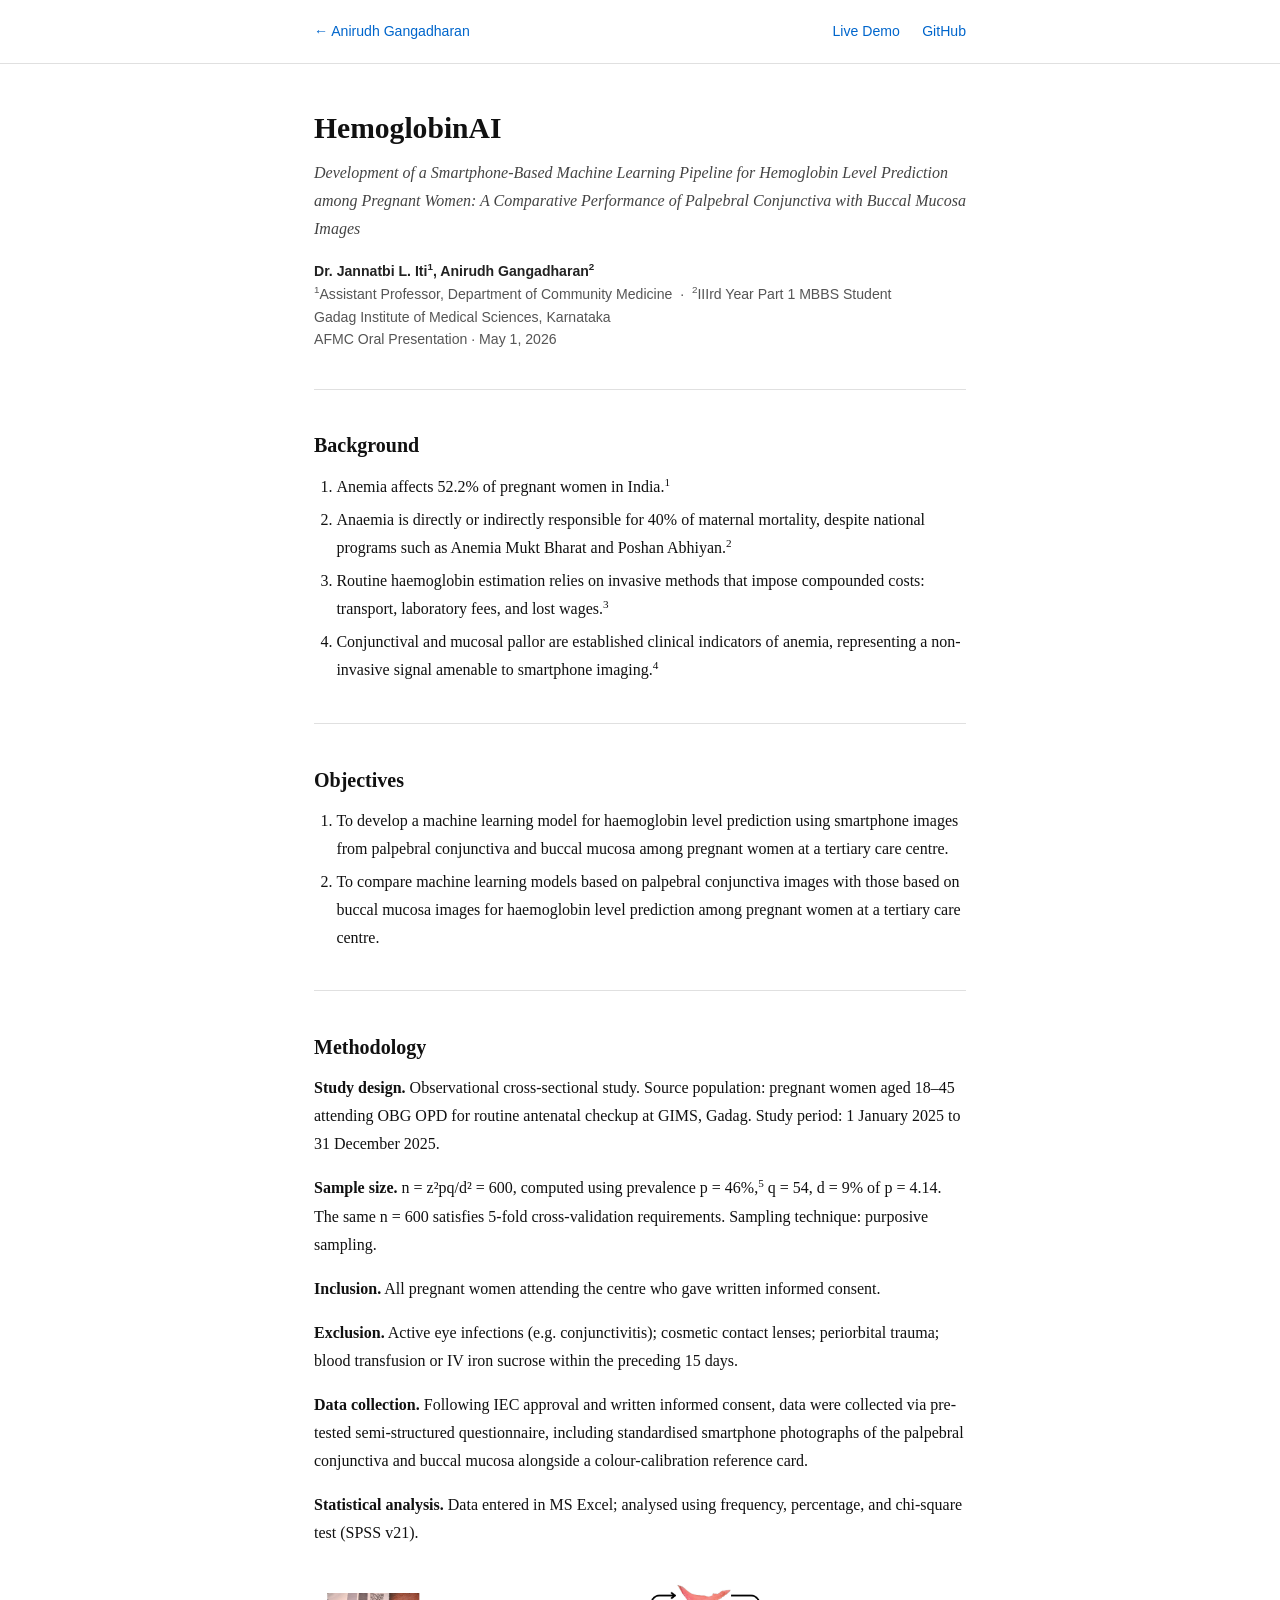
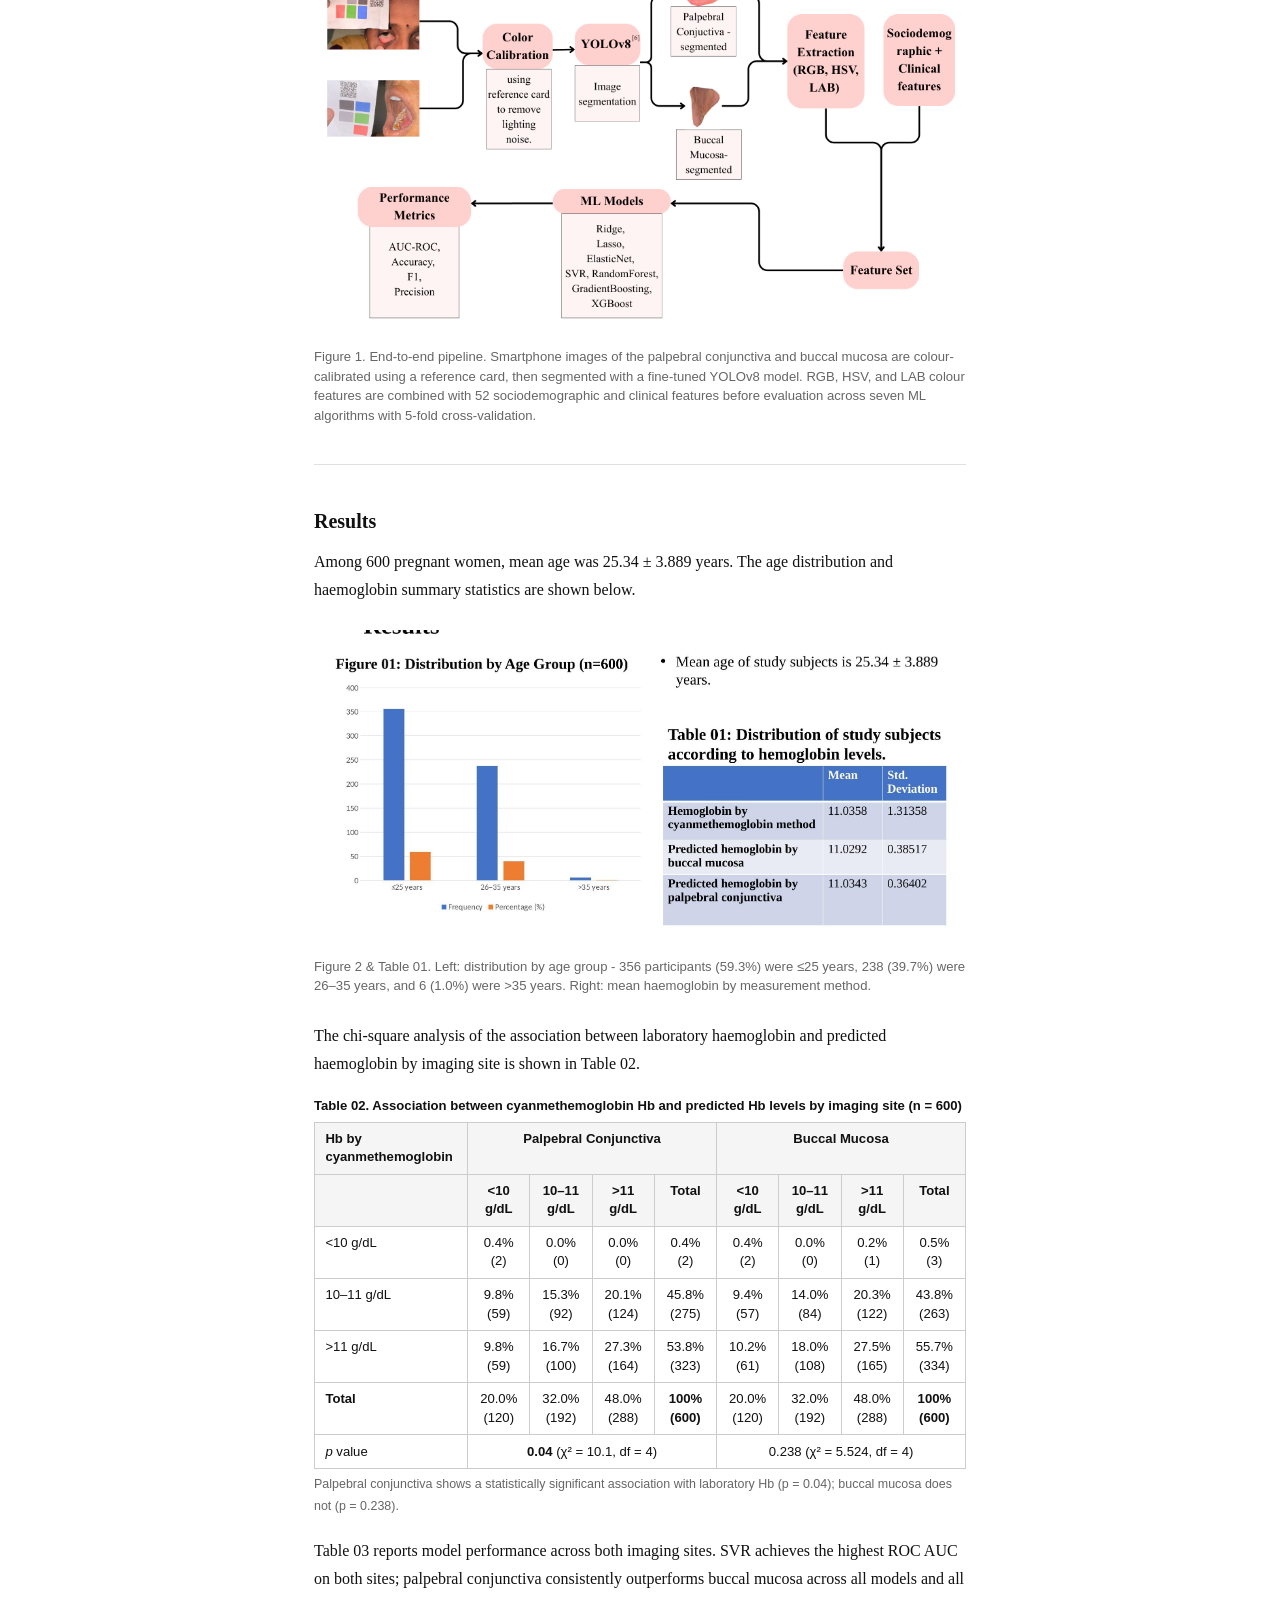
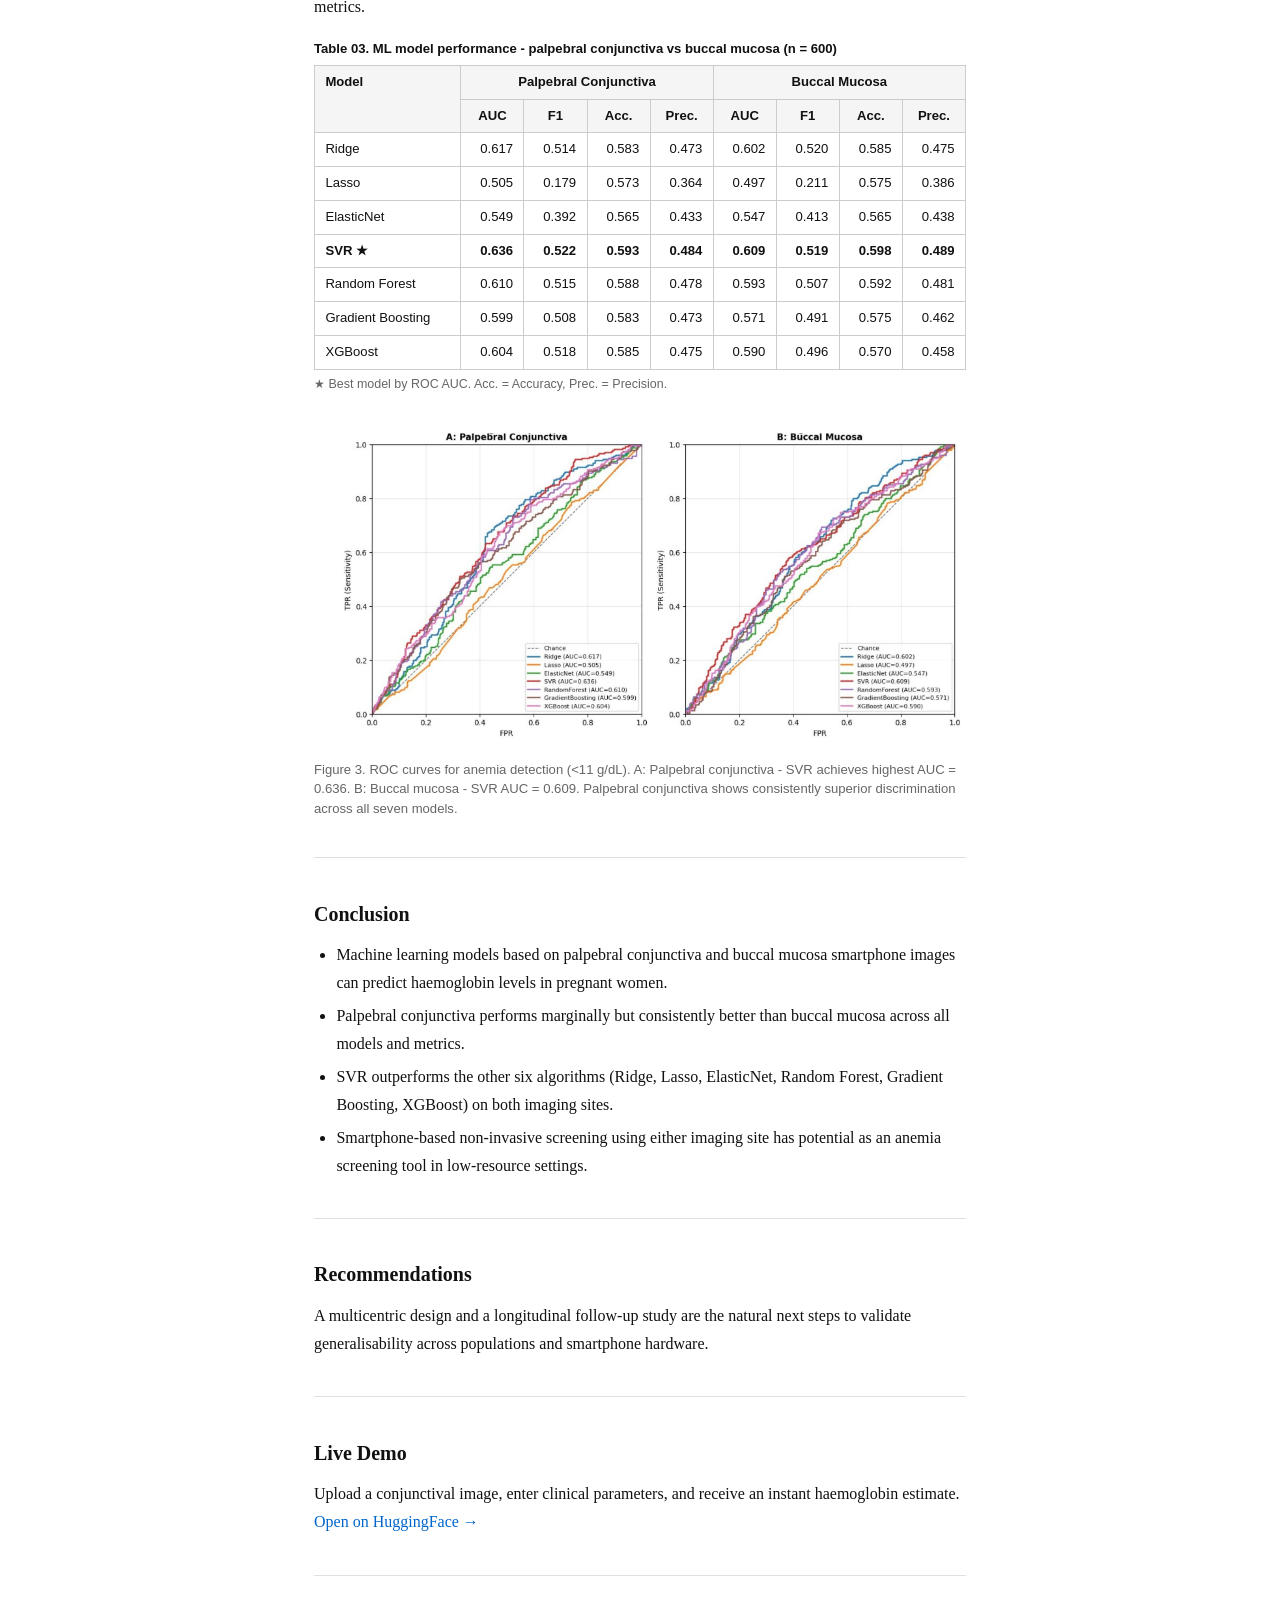
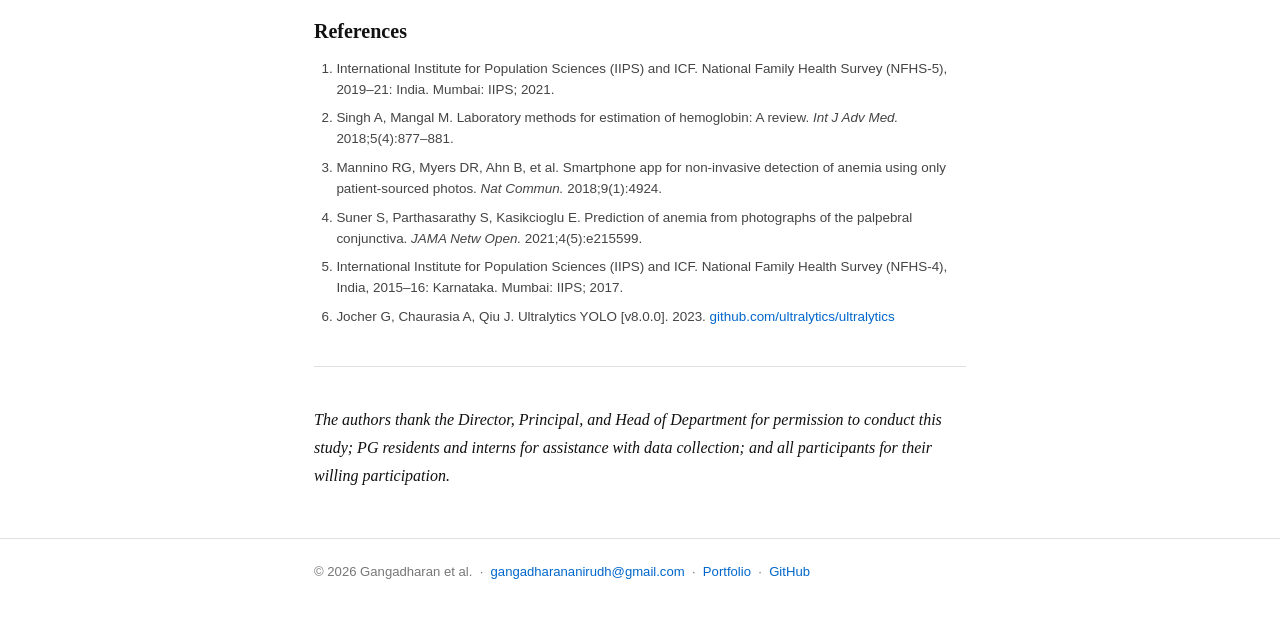
<file: hemoglobin-ai/index.html>
<!DOCTYPE html>
<html lang="en">
<head>
  <meta charset="UTF-8">
  <meta name="viewport" content="width=device-width, initial-scale=1.0">
  <meta name="description" content="Smartphone-based ML pipeline for non-invasive hemoglobin estimation comparing palpebral conjunctiva and buccal mucosa in 600 pregnant women. AFMC Oral Presentation, May 2026.">
  <title>HemoglobinAI - Smartphone-Based Non-Invasive Hemoglobin Estimation</title>
  <style>
    * { box-sizing: border-box; margin: 0; padding: 0; }

    body {
      font-family: Georgia, 'Times New Roman', serif;
      font-size: 16px;
      line-height: 1.75;
      color: #111;
      background: #fff;
      -webkit-font-smoothing: antialiased;
    }

    a { color: #0066cc; text-decoration: none; }
    a:hover { text-decoration: underline; }

    .wrap {
      max-width: 700px;
      margin: 0 auto;
      padding: 0 1.5rem;
    }

    /* ── Nav ── */
    nav {
      padding: 1.2rem 0;
      border-bottom: 1px solid #e0e0e0;
      margin-bottom: 2.8rem;
    }
    nav .wrap {
      display: flex;
      justify-content: space-between;
      align-items: baseline;
      flex-wrap: wrap;
      gap: 0.5rem;
    }
    nav a {
      font-family: -apple-system, BlinkMacSystemFont, 'Segoe UI', sans-serif;
      font-size: 0.88rem;
    }
    nav .nav-right { display: flex; gap: 1.4rem; }

    /* ── Hero ── */
    .hero { margin-bottom: 2.4rem; }
    .hero h1 {
      font-size: 1.85rem;
      font-weight: bold;
      line-height: 1.3;
      margin-bottom: 0.75rem;
    }
    .hero .subtitle {
      font-size: 1rem;
      color: #444;
      margin-bottom: 1rem;
      font-style: italic;
    }
    .hero .meta {
      font-family: -apple-system, BlinkMacSystemFont, 'Segoe UI', sans-serif;
      font-size: 0.88rem;
      color: #555;
      line-height: 1.6;
    }
    .hero .meta strong { color: #222; }

    /* ── Body text ── */
    p { margin-bottom: 1rem; }
    p:last-child { margin-bottom: 0; }

    h2 {
      font-size: 1.25rem;
      font-weight: bold;
      margin: 2.4rem 0 0.6rem;
    }

    h3 {
      font-size: 1rem;
      font-weight: bold;
      margin: 1.4rem 0 0.3rem;
    }

    ul, ol {
      padding-left: 1.4rem;
      margin-bottom: 1rem;
    }
    li { margin-bottom: 0.3rem; }

    /* ── Rule ── */
    hr {
      border: none;
      border-top: 1px solid #e0e0e0;
      margin: 2.4rem 0;
    }

    /* ── Figures ── */
    figure {
      margin: 1.6rem 0;
    }
    figure img {
      width: 100%;
      display: block;
    }
    figcaption {
      font-family: -apple-system, BlinkMacSystemFont, 'Segoe UI', sans-serif;
      font-size: 0.82rem;
      color: #666;
      margin-top: 0.5rem;
      line-height: 1.5;
    }

    /* ── Tables ── */
    .table-wrap { overflow-x: auto; margin: 1.2rem 0; }
    table {
      width: 100%;
      border-collapse: collapse;
      font-family: -apple-system, BlinkMacSystemFont, 'Segoe UI', sans-serif;
      font-size: 0.82rem;
      line-height: 1.4;
    }
    th, td {
      border: 1px solid #ccc;
      padding: 0.45rem 0.65rem;
      text-align: left;
      vertical-align: top;
    }
    th {
      background: #f5f5f5;
      font-weight: 600;
    }
    td.num { text-align: right; font-variant-numeric: tabular-nums; }
    td.center, th.center { text-align: center; }
    tr.best td { font-weight: 600; }
    .table-note {
      font-family: -apple-system, BlinkMacSystemFont, 'Segoe UI', sans-serif;
      font-size: 0.78rem;
      color: #666;
      margin-top: 0.3rem;
    }

    /* ── References ── */
    ol.refs {
      font-family: -apple-system, BlinkMacSystemFont, 'Segoe UI', sans-serif;
      font-size: 0.84rem;
      color: #444;
      line-height: 1.55;
    }
    ol.refs li { margin-bottom: 0.5rem; }

    /* ── Footer ── */
    footer {
      border-top: 1px solid #e0e0e0;
      margin-top: 3rem;
      padding: 1.4rem 0 2.4rem;
    }
    footer p {
      font-family: -apple-system, BlinkMacSystemFont, 'Segoe UI', sans-serif;
      font-size: 0.82rem;
      color: #777;
    }

    sup { font-size: 0.7em; }

    @media (max-width: 520px) {
      body { font-size: 15px; }
      .hero h1 { font-size: 1.5rem; }
    }
  </style>
</head>
<body>

<nav>
  <div class="wrap">
    <a href="https://anirudhgangadharan.github.io/">← Anirudh Gangadharan</a>
    <div class="nav-right">
      <a href="https://huggingface.co/spaces/medtechdev/anemia-screening">Live Demo</a>
      <a href="https://github.com/anirudhgangadharan">GitHub</a>
    </div>
  </div>
</nav>

<main class="wrap">

  <header class="hero">
    <h1>HemoglobinAI</h1>
    <p class="subtitle">Development of a Smartphone-Based Machine Learning Pipeline for Hemoglobin Level Prediction among Pregnant Women: A Comparative Performance of Palpebral Conjunctiva with Buccal Mucosa Images</p>
    <p class="meta">
      <strong>Dr. Jannatbi L. Iti<sup>1</sup>, Anirudh Gangadharan<sup>2</sup></strong><br>
      <sup>1</sup>Assistant Professor, Department of Community Medicine &nbsp;·&nbsp;
      <sup>2</sup>IIIrd Year Part 1 MBBS Student<br>
      Gadag Institute of Medical Sciences, Karnataka<br>
      AFMC Oral Presentation · May 1, 2026
    </p>
  </header>

  <hr>

  <section>
    <h2>Background</h2>
    <ol>
      <li>Anemia affects 52.2% of pregnant women in India.<sup>1</sup></li>
      <li>Anaemia is directly or indirectly responsible for 40% of maternal mortality, despite national programs such as Anemia Mukt Bharat and Poshan Abhiyan.<sup>2</sup></li>
      <li>Routine haemoglobin estimation relies on invasive methods that impose compounded costs: transport, laboratory fees, and lost wages.<sup>3</sup></li>
      <li>Conjunctival and mucosal pallor are established clinical indicators of anemia, representing a non-invasive signal amenable to smartphone imaging.<sup>4</sup></li>
    </ol>
  </section>

  <hr>

  <section>
    <h2>Objectives</h2>
    <ol>
      <li>To develop a machine learning model for haemoglobin level prediction using smartphone images from palpebral conjunctiva and buccal mucosa among pregnant women at a tertiary care centre.</li>
      <li>To compare machine learning models based on palpebral conjunctiva images with those based on buccal mucosa images for haemoglobin level prediction among pregnant women at a tertiary care centre.</li>
    </ol>
  </section>

  <hr>

  <section>
    <h2>Methodology</h2>

    <p><strong>Study design.</strong> Observational cross-sectional study. Source population: pregnant women aged 18–45 attending OBG OPD for routine antenatal checkup at GIMS, Gadag. Study period: 1 January 2025 to 31 December 2025.</p>

    <p><strong>Sample size.</strong> n = z²pq/d² = 600, computed using prevalence p = 46%,<sup>5</sup> q = 54, d = 9% of p = 4.14. The same n = 600 satisfies 5-fold cross-validation requirements. Sampling technique: purposive sampling.</p>

    <p><strong>Inclusion.</strong> All pregnant women attending the centre who gave written informed consent.</p>

    <p><strong>Exclusion.</strong> Active eye infections (e.g. conjunctivitis); cosmetic contact lenses; periorbital trauma; blood transfusion or IV iron sucrose within the preceding 15 days.</p>

    <p><strong>Data collection.</strong> Following IEC approval and written informed consent, data were collected via pre-tested semi-structured questionnaire, including standardised smartphone photographs of the palpebral conjunctiva and buccal mucosa alongside a colour-calibration reference card.</p>

    <p><strong>Statistical analysis.</strong> Data entered in MS Excel; analysed using frequency, percentage, and chi-square test (SPSS v21).</p>

    <figure>
      <img src="pipeline_diagram.png" alt="End-to-end ML pipeline: smartphone image capture with colour calibration card → YOLOv8 segmentation → feature extraction (RGB, HSV, LAB + sociodemographic) → ML model ensemble → performance metrics">
      <figcaption>Figure 1. End-to-end pipeline. Smartphone images of the palpebral conjunctiva and buccal mucosa are colour-calibrated using a reference card, then segmented with a fine-tuned YOLOv8 model. RGB, HSV, and LAB colour features are combined with 52 sociodemographic and clinical features before evaluation across seven ML algorithms with 5-fold cross-validation.</figcaption>
    </figure>
  </section>

  <hr>

  <section>
    <h2>Results</h2>

    <p>Among 600 pregnant women, mean age was 25.34 ± 3.889 years. The age distribution and haemoglobin summary statistics are shown below.</p>

    <figure>
      <img src="results_chart.jpg" alt="Bar chart: distribution by age group (n=600) and Table 01 showing haemoglobin means and standard deviations">
      <figcaption>Figure 2 &amp; Table 01. Left: distribution by age group - 356 participants (59.3%) were ≤25 years, 238 (39.7%) were 26–35 years, and 6 (1.0%) were &gt;35 years. Right: mean haemoglobin by measurement method.</figcaption>
    </figure>

    <p>The chi-square analysis of the association between laboratory haemoglobin and predicted haemoglobin by imaging site is shown in Table 02.</p>

    <div class="table-wrap">
      <table>
        <caption style="text-align:left; font-family: -apple-system,sans-serif; font-size:0.82rem; font-weight:600; margin-bottom:0.4rem; caption-side:top;">Table 02. Association between cyanmethemoglobin Hb and predicted Hb levels by imaging site (n = 600)</caption>
        <thead>
          <tr>
            <th>Hb by cyanmethemoglobin</th>
            <th colspan="4" class="center">Palpebral Conjunctiva</th>
            <th colspan="4" class="center">Buccal Mucosa</th>
          </tr>
          <tr>
            <th></th>
            <th class="center">&lt;10 g/dL</th>
            <th class="center">10–11 g/dL</th>
            <th class="center">&gt;11 g/dL</th>
            <th class="center">Total</th>
            <th class="center">&lt;10 g/dL</th>
            <th class="center">10–11 g/dL</th>
            <th class="center">&gt;11 g/dL</th>
            <th class="center">Total</th>
          </tr>
        </thead>
        <tbody>
          <tr>
            <td>&lt;10 g/dL</td>
            <td class="center">0.4% (2)</td><td class="center">0.0% (0)</td><td class="center">0.0% (0)</td><td class="center">0.4% (2)</td>
            <td class="center">0.4% (2)</td><td class="center">0.0% (0)</td><td class="center">0.2% (1)</td><td class="center">0.5% (3)</td>
          </tr>
          <tr>
            <td>10–11 g/dL</td>
            <td class="center">9.8% (59)</td><td class="center">15.3% (92)</td><td class="center">20.1% (124)</td><td class="center">45.8% (275)</td>
            <td class="center">9.4% (57)</td><td class="center">14.0% (84)</td><td class="center">20.3% (122)</td><td class="center">43.8% (263)</td>
          </tr>
          <tr>
            <td>&gt;11 g/dL</td>
            <td class="center">9.8% (59)</td><td class="center">16.7% (100)</td><td class="center">27.3% (164)</td><td class="center">53.8% (323)</td>
            <td class="center">10.2% (61)</td><td class="center">18.0% (108)</td><td class="center">27.5% (165)</td><td class="center">55.7% (334)</td>
          </tr>
          <tr>
            <td><strong>Total</strong></td>
            <td class="center">20.0% (120)</td><td class="center">32.0% (192)</td><td class="center">48.0% (288)</td><td class="center"><strong>100% (600)</strong></td>
            <td class="center">20.0% (120)</td><td class="center">32.0% (192)</td><td class="center">48.0% (288)</td><td class="center"><strong>100% (600)</strong></td>
          </tr>
          <tr>
            <td><em>p</em> value</td>
            <td class="center" colspan="4"><strong>0.04</strong> (χ² = 10.1, df = 4)</td>
            <td class="center" colspan="4">0.238 (χ² = 5.524, df = 4)</td>
          </tr>
        </tbody>
      </table>
      <p class="table-note">Palpebral conjunctiva shows a statistically significant association with laboratory Hb (p = 0.04); buccal mucosa does not (p = 0.238).</p>
    </div>

    <p>Table 03 reports model performance across both imaging sites. SVR achieves the highest ROC AUC on both sites; palpebral conjunctiva consistently outperforms buccal mucosa across all models and all metrics.</p>

    <div class="table-wrap">
      <table>
        <caption style="text-align:left; font-family: -apple-system,sans-serif; font-size:0.82rem; font-weight:600; margin-bottom:0.4rem; caption-side:top;">Table 03. ML model performance - palpebral conjunctiva vs buccal mucosa (n = 600)</caption>
        <thead>
          <tr>
            <th rowspan="2">Model</th>
            <th colspan="4" class="center">Palpebral Conjunctiva</th>
            <th colspan="4" class="center">Buccal Mucosa</th>
          </tr>
          <tr>
            <th class="center">AUC</th><th class="center">F1</th><th class="center">Acc.</th><th class="center">Prec.</th>
            <th class="center">AUC</th><th class="center">F1</th><th class="center">Acc.</th><th class="center">Prec.</th>
          </tr>
        </thead>
        <tbody>
          <tr>
            <td>Ridge</td>
            <td class="num">0.617</td><td class="num">0.514</td><td class="num">0.583</td><td class="num">0.473</td>
            <td class="num">0.602</td><td class="num">0.520</td><td class="num">0.585</td><td class="num">0.475</td>
          </tr>
          <tr>
            <td>Lasso</td>
            <td class="num">0.505</td><td class="num">0.179</td><td class="num">0.573</td><td class="num">0.364</td>
            <td class="num">0.497</td><td class="num">0.211</td><td class="num">0.575</td><td class="num">0.386</td>
          </tr>
          <tr>
            <td>ElasticNet</td>
            <td class="num">0.549</td><td class="num">0.392</td><td class="num">0.565</td><td class="num">0.433</td>
            <td class="num">0.547</td><td class="num">0.413</td><td class="num">0.565</td><td class="num">0.438</td>
          </tr>
          <tr class="best">
            <td>SVR ★</td>
            <td class="num">0.636</td><td class="num">0.522</td><td class="num">0.593</td><td class="num">0.484</td>
            <td class="num">0.609</td><td class="num">0.519</td><td class="num">0.598</td><td class="num">0.489</td>
          </tr>
          <tr>
            <td>Random Forest</td>
            <td class="num">0.610</td><td class="num">0.515</td><td class="num">0.588</td><td class="num">0.478</td>
            <td class="num">0.593</td><td class="num">0.507</td><td class="num">0.592</td><td class="num">0.481</td>
          </tr>
          <tr>
            <td>Gradient Boosting</td>
            <td class="num">0.599</td><td class="num">0.508</td><td class="num">0.583</td><td class="num">0.473</td>
            <td class="num">0.571</td><td class="num">0.491</td><td class="num">0.575</td><td class="num">0.462</td>
          </tr>
          <tr>
            <td>XGBoost</td>
            <td class="num">0.604</td><td class="num">0.518</td><td class="num">0.585</td><td class="num">0.475</td>
            <td class="num">0.590</td><td class="num">0.496</td><td class="num">0.570</td><td class="num">0.458</td>
          </tr>
        </tbody>
      </table>
      <p class="table-note">★ Best model by ROC AUC. Acc. = Accuracy, Prec. = Precision.</p>
    </div>

    <figure>
      <img src="roc_curves.jpg" alt="ROC curves for anemia detection (Hb < 11 g/dL) - Panel A: Palpebral Conjunctiva, Panel B: Buccal Mucosa, seven models each">
      <figcaption>Figure 3. ROC curves for anemia detection (&lt;11 g/dL). A: Palpebral conjunctiva - SVR achieves highest AUC = 0.636. B: Buccal mucosa - SVR AUC = 0.609. Palpebral conjunctiva shows consistently superior discrimination across all seven models.</figcaption>
    </figure>
  </section>

  <hr>

  <section>
    <h2>Conclusion</h2>
    <ul>
      <li>Machine learning models based on palpebral conjunctiva and buccal mucosa smartphone images can predict haemoglobin levels in pregnant women.</li>
      <li>Palpebral conjunctiva performs marginally but consistently better than buccal mucosa across all models and metrics.</li>
      <li>SVR outperforms the other six algorithms (Ridge, Lasso, ElasticNet, Random Forest, Gradient Boosting, XGBoost) on both imaging sites.</li>
      <li>Smartphone-based non-invasive screening using either imaging site has potential as an anemia screening tool in low-resource settings.</li>
    </ul>
  </section>

  <hr>

  <section>
    <h2>Recommendations</h2>
    <p>A multicentric design and a longitudinal follow-up study are the natural next steps to validate generalisability across populations and smartphone hardware.</p>
  </section>

  <hr>

  <section>
    <h2>Live Demo</h2>
    <p>Upload a conjunctival image, enter clinical parameters, and receive an instant haemoglobin estimate. <a href="https://huggingface.co/spaces/medtechdev/anemia-screening">Open on HuggingFace →</a></p>
  </section>

  <hr>

  <section>
    <h2>References</h2>
    <ol class="refs">
      <li>International Institute for Population Sciences (IIPS) and ICF. National Family Health Survey (NFHS-5), 2019–21: India. Mumbai: IIPS; 2021.</li>
      <li>Singh A, Mangal M. Laboratory methods for estimation of hemoglobin: A review. <em>Int J Adv Med.</em> 2018;5(4):877–881.</li>
      <li>Mannino RG, Myers DR, Ahn B, et al. Smartphone app for non-invasive detection of anemia using only patient-sourced photos. <em>Nat Commun.</em> 2018;9(1):4924.</li>
      <li>Suner S, Parthasarathy S, Kasikcioglu E. Prediction of anemia from photographs of the palpebral conjunctiva. <em>JAMA Netw Open.</em> 2021;4(5):e215599.</li>
      <li>International Institute for Population Sciences (IIPS) and ICF. National Family Health Survey (NFHS-4), India, 2015–16: Karnataka. Mumbai: IIPS; 2017.</li>
      <li>Jocher G, Chaurasia A, Qiu J. Ultralytics YOLO [v8.0.0]. 2023. <a href="https://github.com/ultralytics/ultralytics">github.com/ultralytics/ultralytics</a></li>
    </ol>
  </section>

  <hr>

  <p><em>The authors thank the Director, Principal, and Head of Department for permission to conduct this study; PG residents and interns for assistance with data collection; and all participants for their willing participation.</em></p>

</main>

<footer>
  <div class="wrap">
    <p>© 2026 Gangadharan et al. &nbsp;·&nbsp; <a href="mailto:gangadharananirudh@gmail.com">gangadharananirudh@gmail.com</a> &nbsp;·&nbsp; <a href="https://anirudhgangadharan.github.io/">Portfolio</a> &nbsp;·&nbsp; <a href="https://github.com/anirudhgangadharan">GitHub</a></p>
  </div>
</footer>

</body>
</html>
</file>
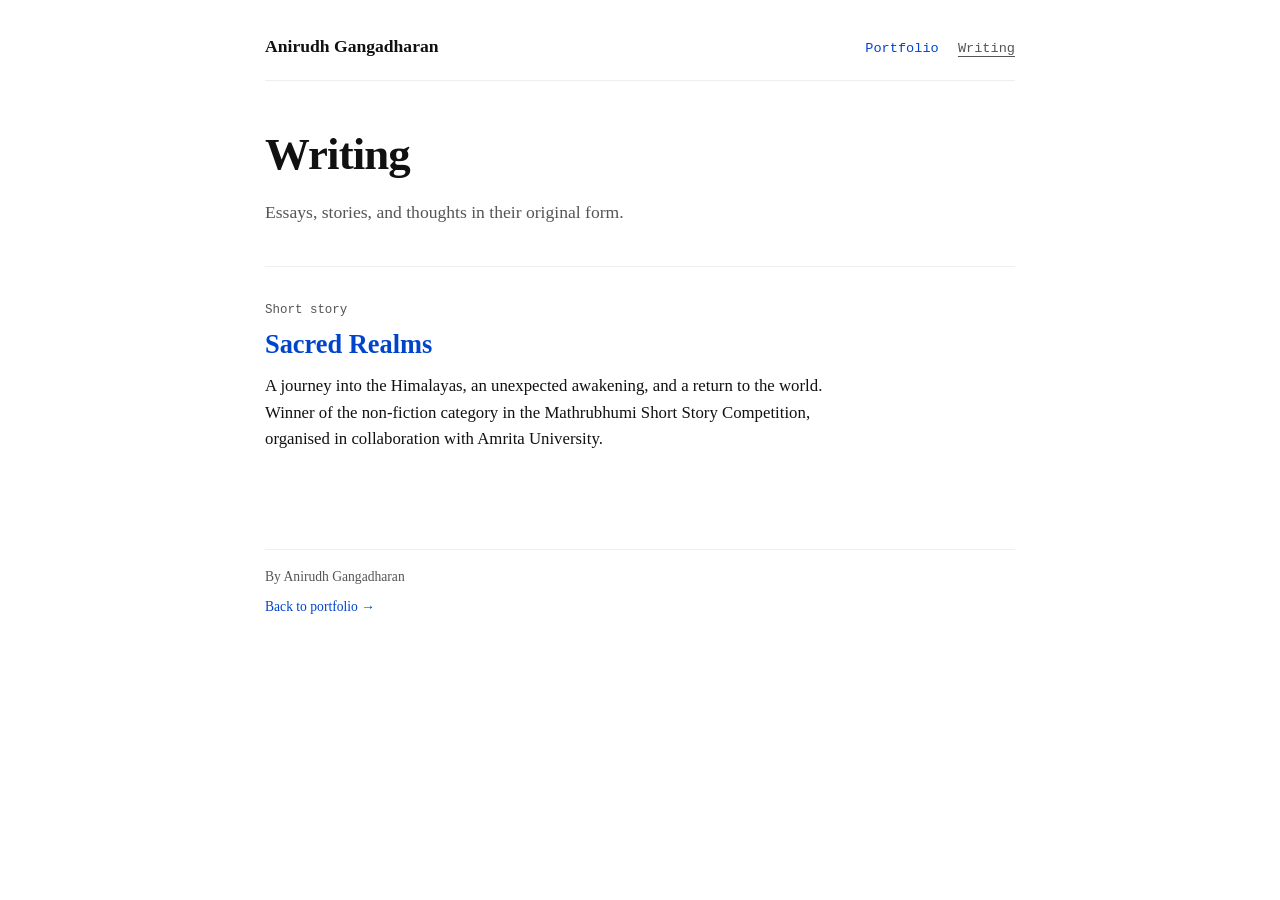
<file: writing/index.html>
<!DOCTYPE html>
<html lang="en">
<head>
    <meta charset="UTF-8">
    <meta name="viewport" content="width=device-width, initial-scale=1.0">
    <title>Writing | Anirudh Gangadharan</title>
    <meta name="description" content="Personal essays, short stories, and raw thoughts by Anirudh Gangadharan.">
    <link rel="stylesheet" href="writing.css">
</head>
<body>
    <a class="skip-link" href="#main">Skip to content</a>
    <header class="site-header">
        <a class="author" href="../">Anirudh Gangadharan</a>
        <nav aria-label="Main navigation">
            <a href="../">Portfolio</a>
            <a href="./" aria-current="page">Writing</a>
        </nav>
    </header>
    <main id="main" tabindex="-1">
        <section class="introduction" aria-labelledby="writing-title">
            <h1 id="writing-title">Writing</h1>
            <p>Essays, stories, and thoughts in their original form.</p>
        </section>
        <ul class="entries">
            <li class="entry">
                <span class="kind">Short story</span>
                <h2><a href="sacred-realms/">Sacred Realms</a></h2>
                <p>A journey into the Himalayas, an unexpected awakening, and a return to the world.</p>
                <p>Winner of the non-fiction category in the Mathrubhumi Short Story Competition, organised in collaboration with Amrita University.</p>
            </li>
        </ul>
    </main>
    <footer>
        <p>By Anirudh Gangadharan</p>
        <a href="../">Back to portfolio &rarr;</a>
    </footer>
</body>
</html>
</file>
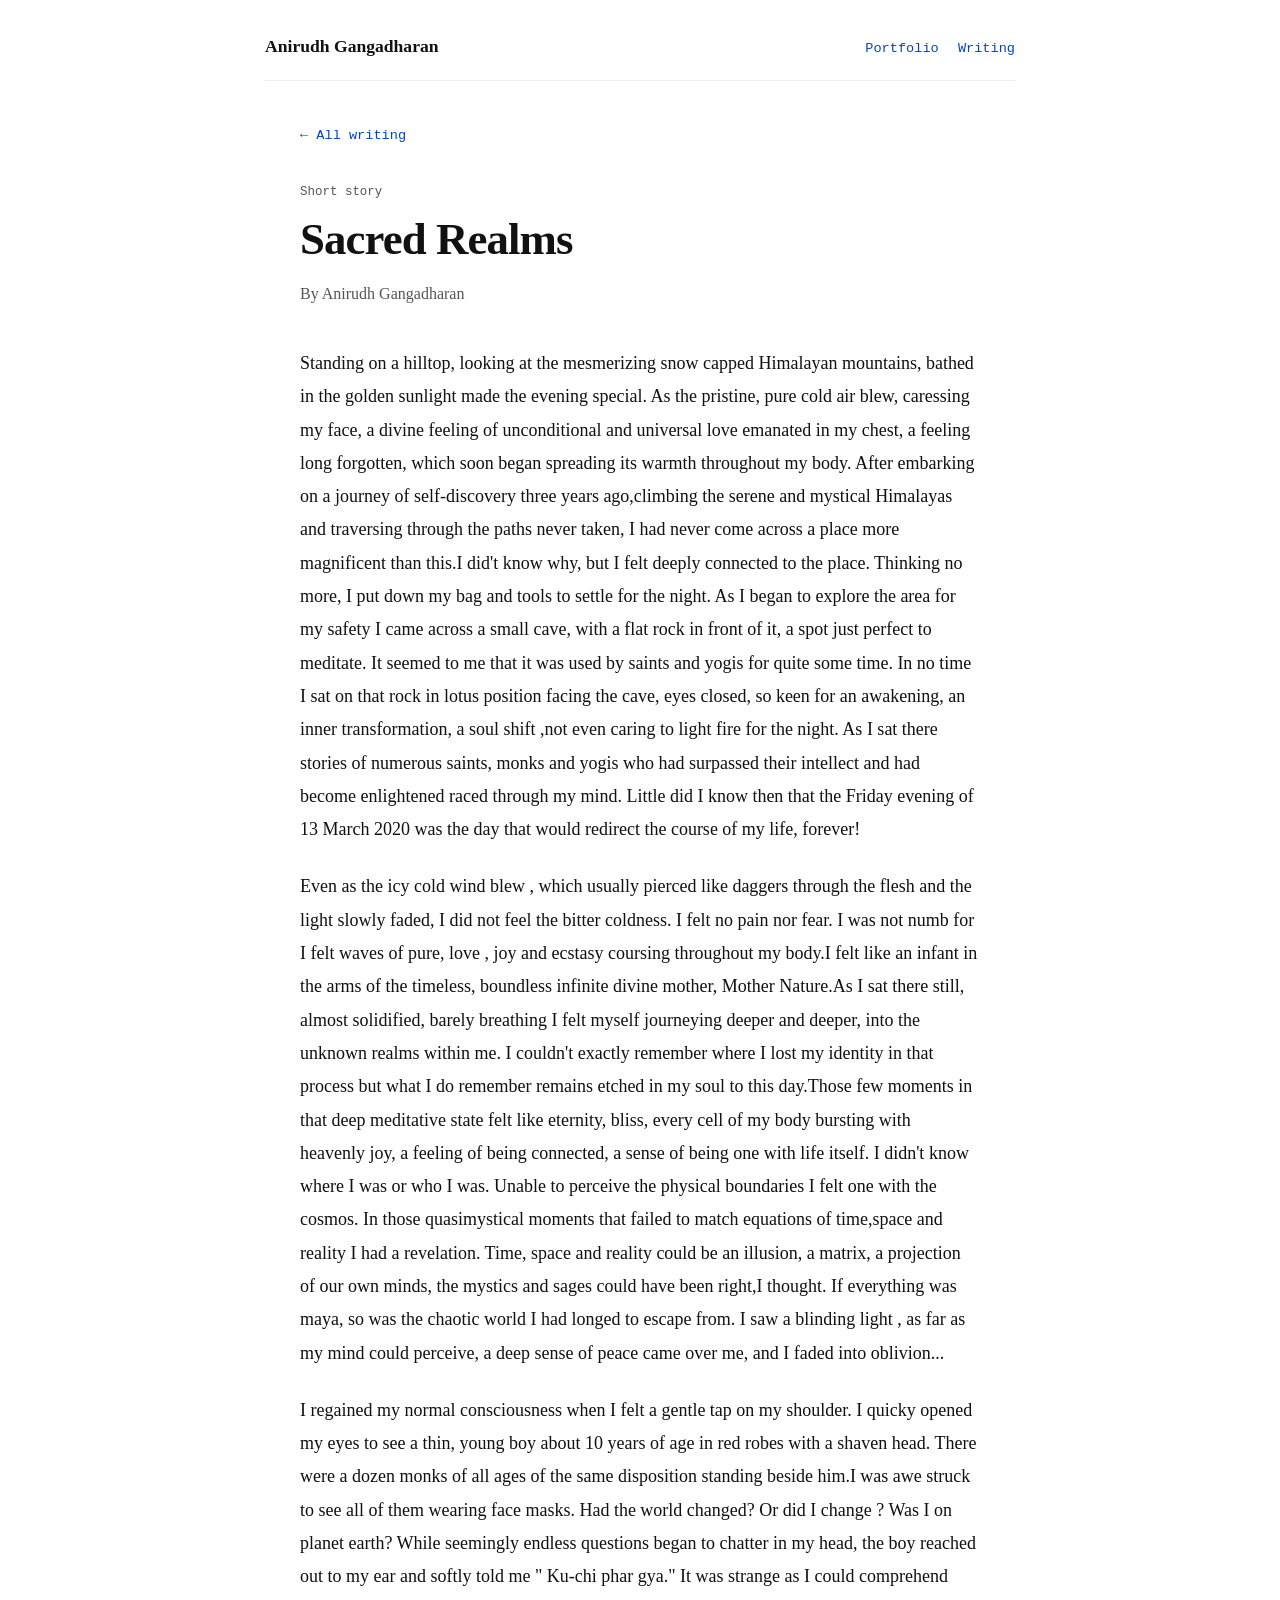
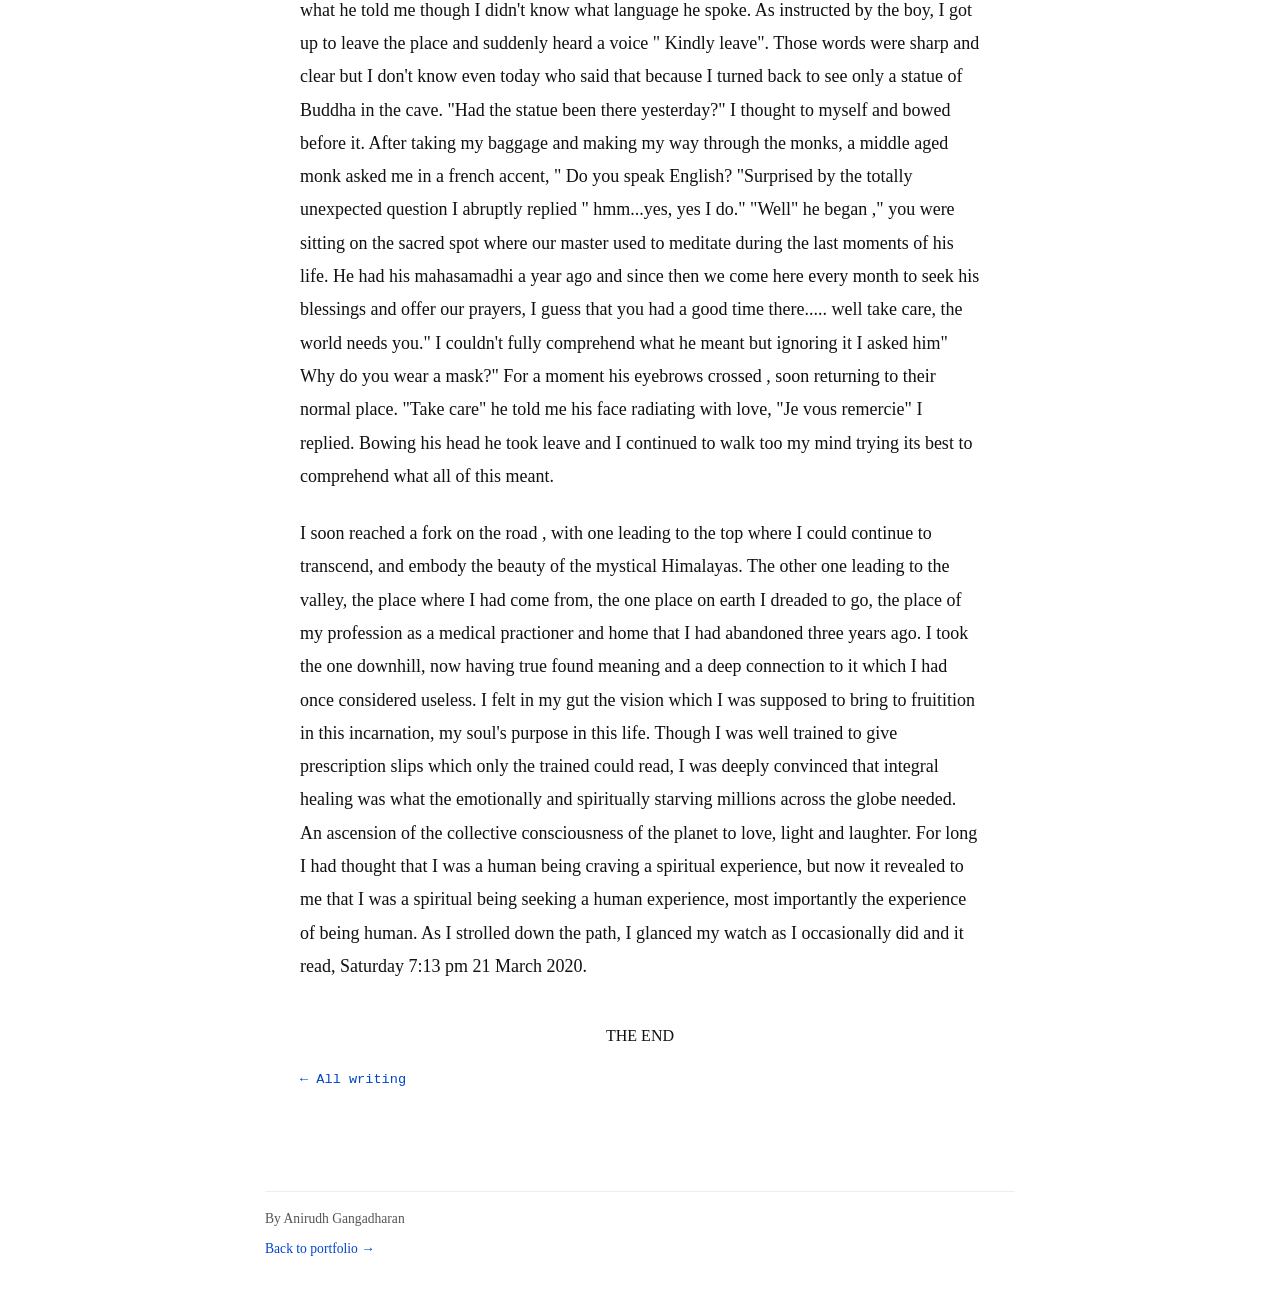
<file: writing/sacred-realms/index.html>
<!DOCTYPE html>
<html lang="en">
<head>
    <meta charset="UTF-8">
    <meta name="viewport" content="width=device-width, initial-scale=1.0">
    <title>Sacred Realms | Anirudh Gangadharan</title>
    <meta name="description" content="A journey into the Himalayas, an unexpected awakening, and a return to the world.">
    <link rel="stylesheet" href="../writing.css">
</head>
<body>
    <a class="skip-link" href="#main">Skip to content</a>
    <header class="site-header">
        <a class="author" href="../../">Anirudh Gangadharan</a>
        <nav aria-label="Main navigation">
            <a href="../../">Portfolio</a>
            <a href="../">Writing</a>
        </nav>
    </header>
    <main id="main" tabindex="-1">
        <article class="reading" aria-labelledby="piece-title">
            <a class="back-link" href="../">&larr; All writing</a>
            <header class="piece-header">
                <p class="kind">Short story</p>
                <h1 id="piece-title">Sacred Realms</h1>
                <p class="byline">By Anirudh Gangadharan</p>
            </header>
            <div class="prose">
                <p>Standing on a hilltop, looking at the mesmerizing snow capped Himalayan mountains, bathed in the golden sunlight made the evening special. As the pristine, pure  cold air blew, caressing my face, a divine feeling of unconditional and universal love emanated in my chest, a feeling long forgotten, which soon began spreading its warmth throughout my body. After embarking on a journey of self-discovery three years ago,climbing the serene and mystical Himalayas and traversing through the paths never taken,  I had never come across a place more magnificent than this.I did&#x27;t know why, but I felt deeply connected to the place. Thinking no more, I put down my bag and tools to settle for the night. As I began to explore the area for my safety I came across a small cave, with a flat rock in front of it, a spot just  perfect to meditate. It seemed to me that it was used by saints and yogis for quite some time. In no time I sat on that rock in lotus position facing the cave, eyes closed, so keen for an awakening, an inner transformation, a soul shift ,not even caring to light fire for the night. As I sat there stories of numerous saints, monks  and yogis who had surpassed their intellect and had become enlightened raced through my mind. Little did I know then that the Friday evening of 13 March 2020 was the day that would redirect the course of my life, forever!</p>
                <p>Even as the icy cold wind blew , which usually pierced like daggers through the flesh and the light slowly  faded, I did not feel the bitter coldness. I felt no pain nor fear. I was not numb for I felt waves of pure, love , joy and ecstasy coursing throughout my body.I felt like an infant in the arms of the timeless, boundless infinite divine mother, Mother Nature.As I sat there still, almost solidified, barely breathing I felt myself journeying deeper and deeper, into the unknown realms within me. I couldn&#x27;t exactly remember where I lost my identity in that process but what I do remember remains etched in my soul to this day.Those few moments in that deep meditative state felt like eternity, bliss,  every cell of my body bursting with heavenly joy, a feeling of being connected, a sense of being one with life itself. I didn&#x27;t know where I was or who I was. Unable to perceive the physical boundaries I felt one with the cosmos. In those quasimystical moments that  failed to match equations of time,space and reality I had a revelation. Time, space and reality could be an illusion, a matrix, a projection of our own minds,  the mystics and sages could have been right,I thought. If everything was maya, so was the chaotic world I had longed to escape from. I saw a blinding light , as far as my mind could perceive, a deep sense of peace came over me, and I faded into oblivion...</p>
                <p>I regained my normal consciousness when I felt a gentle tap on my shoulder. I quicky opened my eyes to see a thin, young boy about 10 years of age in red robes with a shaven head. There were a dozen monks of all ages of the same disposition standing beside him.I was awe struck to see all of them wearing face masks. Had the world changed? Or did I change ? Was I  on planet earth? While seemingly endless questions began to chatter in my head, the boy reached out to my ear and softly told me &quot; Ku-chi phar gya.&quot; It was strange as I could comprehend what he told me though I didn&#x27;t know what language he spoke. As instructed by the boy, I got up to leave the place and suddenly heard a voice &quot; Kindly leave&quot;. Those words were sharp and clear but I don&#x27;t know even today who said that because I turned back to see only a statue of Buddha in the cave. &quot;Had the statue been there yesterday?&quot; I thought to myself and bowed before it. After taking my baggage and making my way through the monks, a middle aged monk asked me in a  french accent, &quot; Do you speak English? &quot;Surprised by the totally unexpected question I abruptly replied &quot; hmm...yes, yes I do.&quot; &quot;Well&quot; he began ,&quot; you were sitting on the sacred spot where our master used to meditate during the last moments of his life. He had his mahasamadhi a year ago and since then we come here every month to seek his blessings and offer our prayers, I guess that you had a good time there..... well take care, the world needs you.&quot; I couldn&#x27;t fully comprehend what he meant but ignoring it I asked him&quot; Why do you wear a mask?&quot; For a moment his eyebrows crossed , soon returning to their normal place. &quot;Take care&quot; he told me his face radiating with love, &quot;Je vous remercie&quot; I replied. Bowing his head he took leave and  I continued to walk  too my mind trying its best to comprehend what all of this meant.</p>
                <p>I soon reached  a fork on the road , with one leading to the top where I could continue to transcend, and embody the beauty of the mystical Himalayas. The other one leading to the valley, the place where I had come from, the one place on earth I dreaded to go, the place of my profession as a medical practioner and home that I had abandoned three years ago. I took the one downhill, now having true found meaning and a deep connection to it which I had once considered useless. I felt in my gut the vision which I was supposed to bring to fruitition in this incarnation, my soul&#x27;s purpose in this life. Though I was well trained to give prescription slips which only the trained could read, I was deeply convinced that  integral healing was what the emotionally and spiritually starving millions across the globe needed. An ascension of the collective consciousness of the planet to love, light and laughter. For long I had thought that I was a human being craving a spiritual experience, but now it revealed to me that I was a spiritual being seeking a human experience, most importantly the experience of being human. As I strolled down the path,  I glanced my watch as I occasionally did and it read, Saturday 7:13 pm 21 March 2020.</p>
            </div>
            <p class="ending">THE END</p>
            <a class="back-link" href="../">&larr; All writing</a>
        </article>
    </main>
    <footer>
        <p>By Anirudh Gangadharan</p>
        <a href="../../">Back to portfolio &rarr;</a>
    </footer>
</body>
</html>
</file>
<file: writing/writing.css>
:root {
    --bg-color: #fff;
    --text-color: #111;
    --link-color: #0044cc;
    --accent-color: #555;
    --font-main: "Times New Roman", Times, serif;
    --font-mono: "Courier New", Courier, monospace;
}
* { box-sizing: border-box; }
body {
    font-family: var(--font-main);
    color: var(--text-color);
    background: var(--bg-color);
    max-width: 782px;
    margin: 0 auto;
    padding: 2rem 1rem;
    line-height: 1.6;
}
a { color: var(--link-color); text-decoration: none; }
a:hover { text-decoration: underline; }
a:focus-visible { outline: 2px solid var(--link-color); outline-offset: 5px; }
.skip-link { position: absolute; left: 1rem; top: -6rem; padding: .5rem 1rem; background: #fff; }
.skip-link:focus { top: 1rem; }
.site-header { display: flex; justify-content: space-between; align-items: baseline; gap: 1rem; padding-bottom: 1.25rem; border-bottom: 1px solid #eee; }
.author { color: var(--text-color); font-size: 1.1rem; font-weight: bold; }
nav { display: flex; gap: 1.2rem; font: .85rem var(--font-mono); }
nav [aria-current="page"] { color: var(--accent-color); text-decoration: underline; text-underline-offset: .3em; }
h1 { font-size: 2.8rem; line-height: 1.15; letter-spacing: -.02em; margin: 0 0 1rem; }
h2 { font-size: 1.65rem; line-height: 1.2; margin: .5rem 0 .75rem; }
.introduction { margin: 3rem 0 2.5rem; }
.introduction p { font-size: 1.1rem; color: var(--accent-color); max-width: 36rem; }
.entries { margin: 0; padding: 0; list-style: none; }
.entry { padding: 1.75rem 0 2rem; border-top: 1px solid #eee; }
.entry p { margin: 0; max-width: 38rem; font-size: 1.05rem; }
.kind { font: .78rem/1.5 var(--font-mono); color: var(--accent-color); }
.reading { max-width: 680px; margin: 2.5rem auto 0; }
.back-link { display: inline-block; font: .85rem var(--font-mono); margin-bottom: 2.5rem; }
.piece-header { margin-bottom: 2.5rem; }
.piece-header .kind { margin: 0 0 .75rem; }
.piece-header .byline { font-size: 1rem; color: var(--accent-color); margin: 1rem 0 0; }
.question-title { font-size: 4.5rem; }
.prose { font-size: 1.125rem; line-height: 1.85; overflow-wrap: break-word; }
.prose p { margin: 0 0 1.5rem; }
.ending { text-align: center; margin-top: 2.5rem; }
.question-ending { font-size: 2rem; }
footer { border-top: 1px solid #eee; margin-top: 4rem; padding-top: 1rem; color: var(--accent-color); font-size: .85rem; }
footer p { margin: 0 0 .5rem; }
@media (max-width: 600px) {
    body { padding: 1rem; }
    .site-header { flex-direction: column; gap: .75rem; }
    h1 { font-size: 2.3rem; }
    .introduction { margin-top: 2.5rem; }
    .reading { margin-top: 2rem; }
    .prose { font-size: 1.0625rem; line-height: 1.8; }
    .question-title { font-size: 4rem; }
}
@media print {
    .skip-link, nav, .back-link, footer { display: none; }
    body { max-width: none; padding: 0; }
    .reading { max-width: none; }
    .piece-header { margin-bottom: 1rem; }
}
</file>
